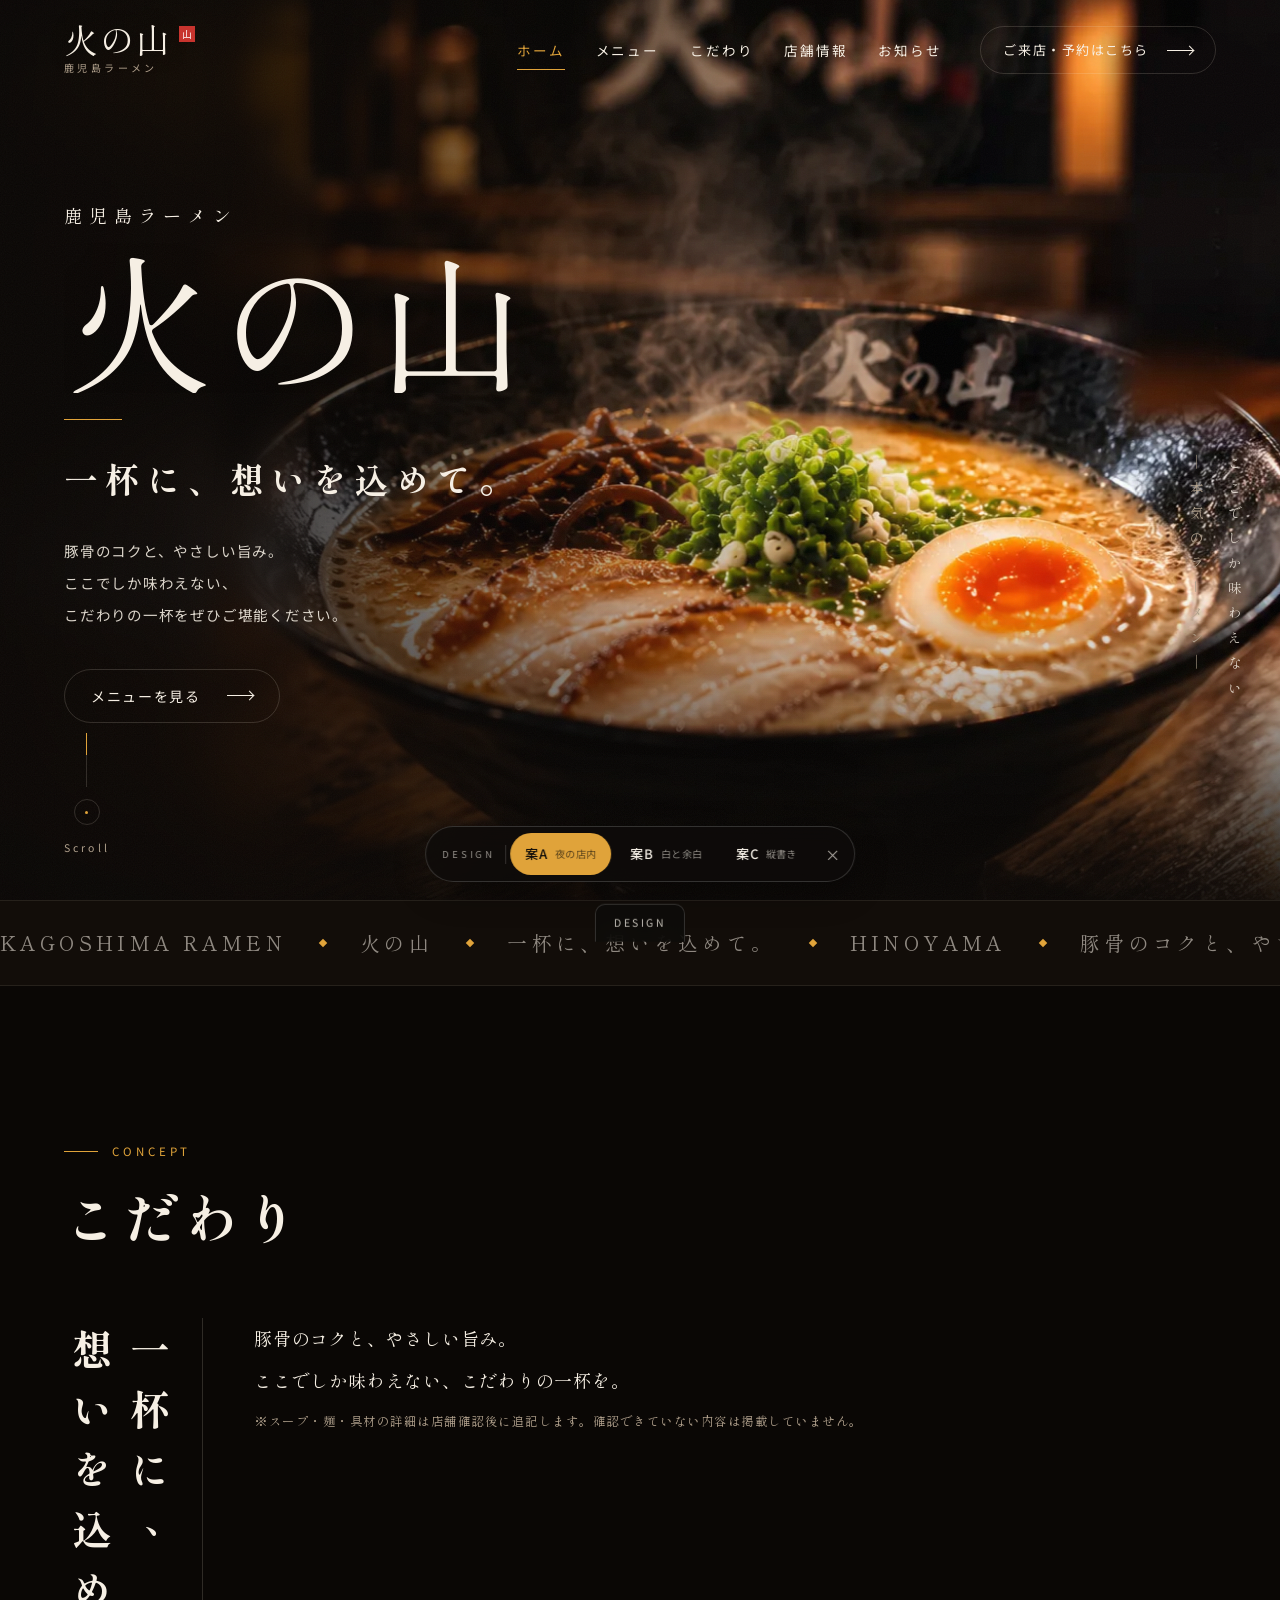
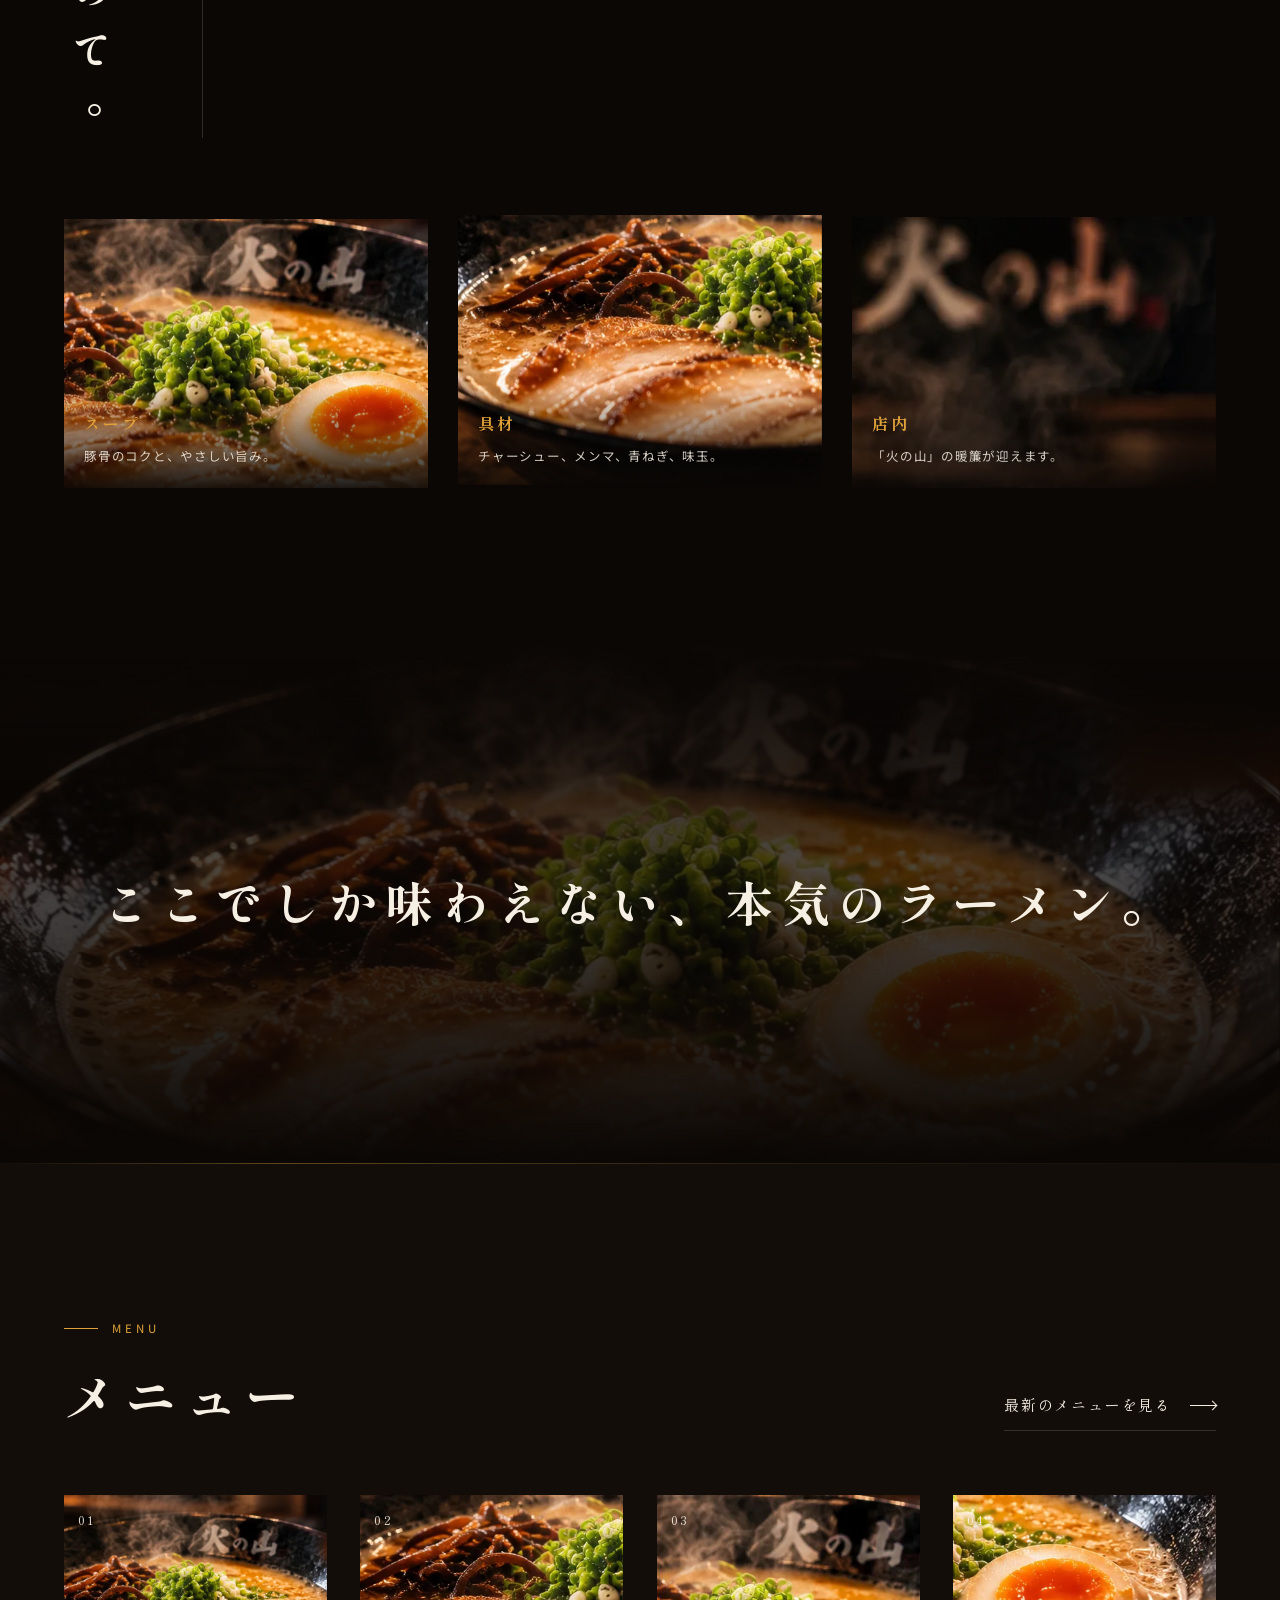
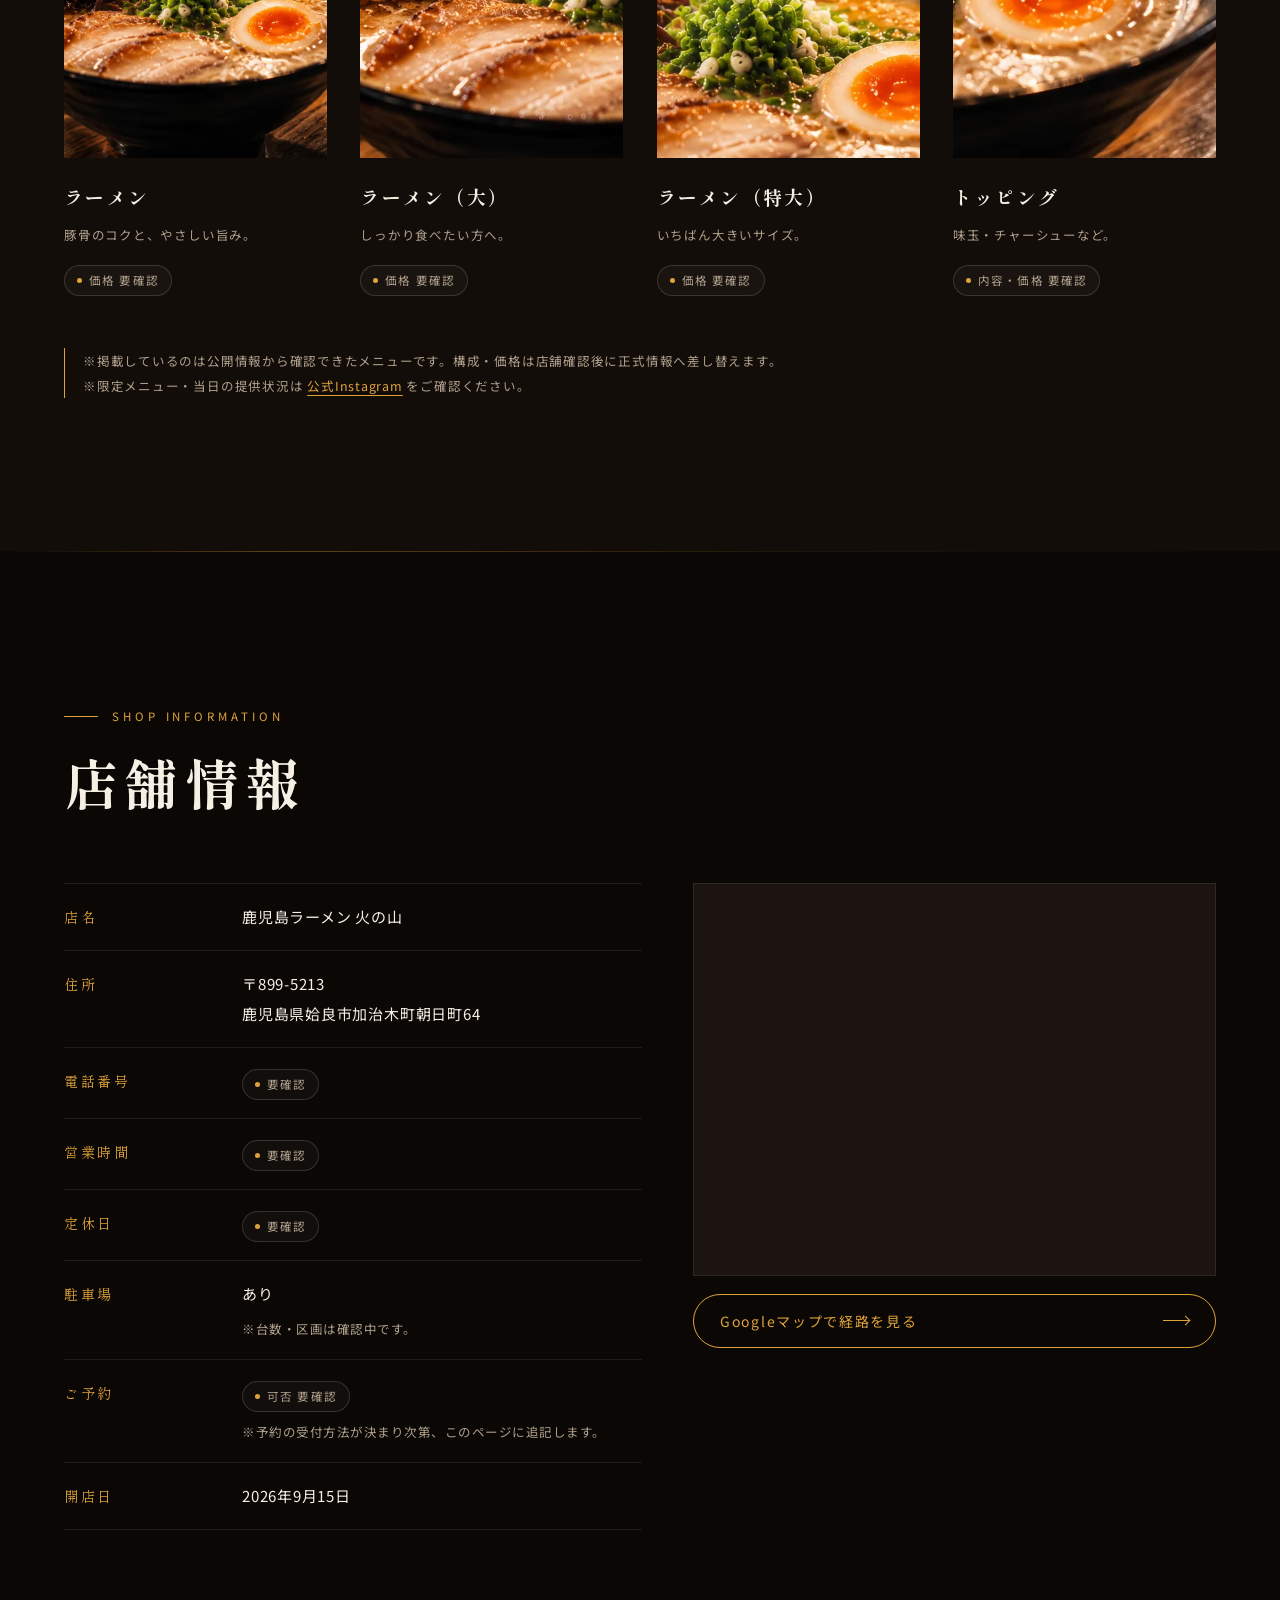
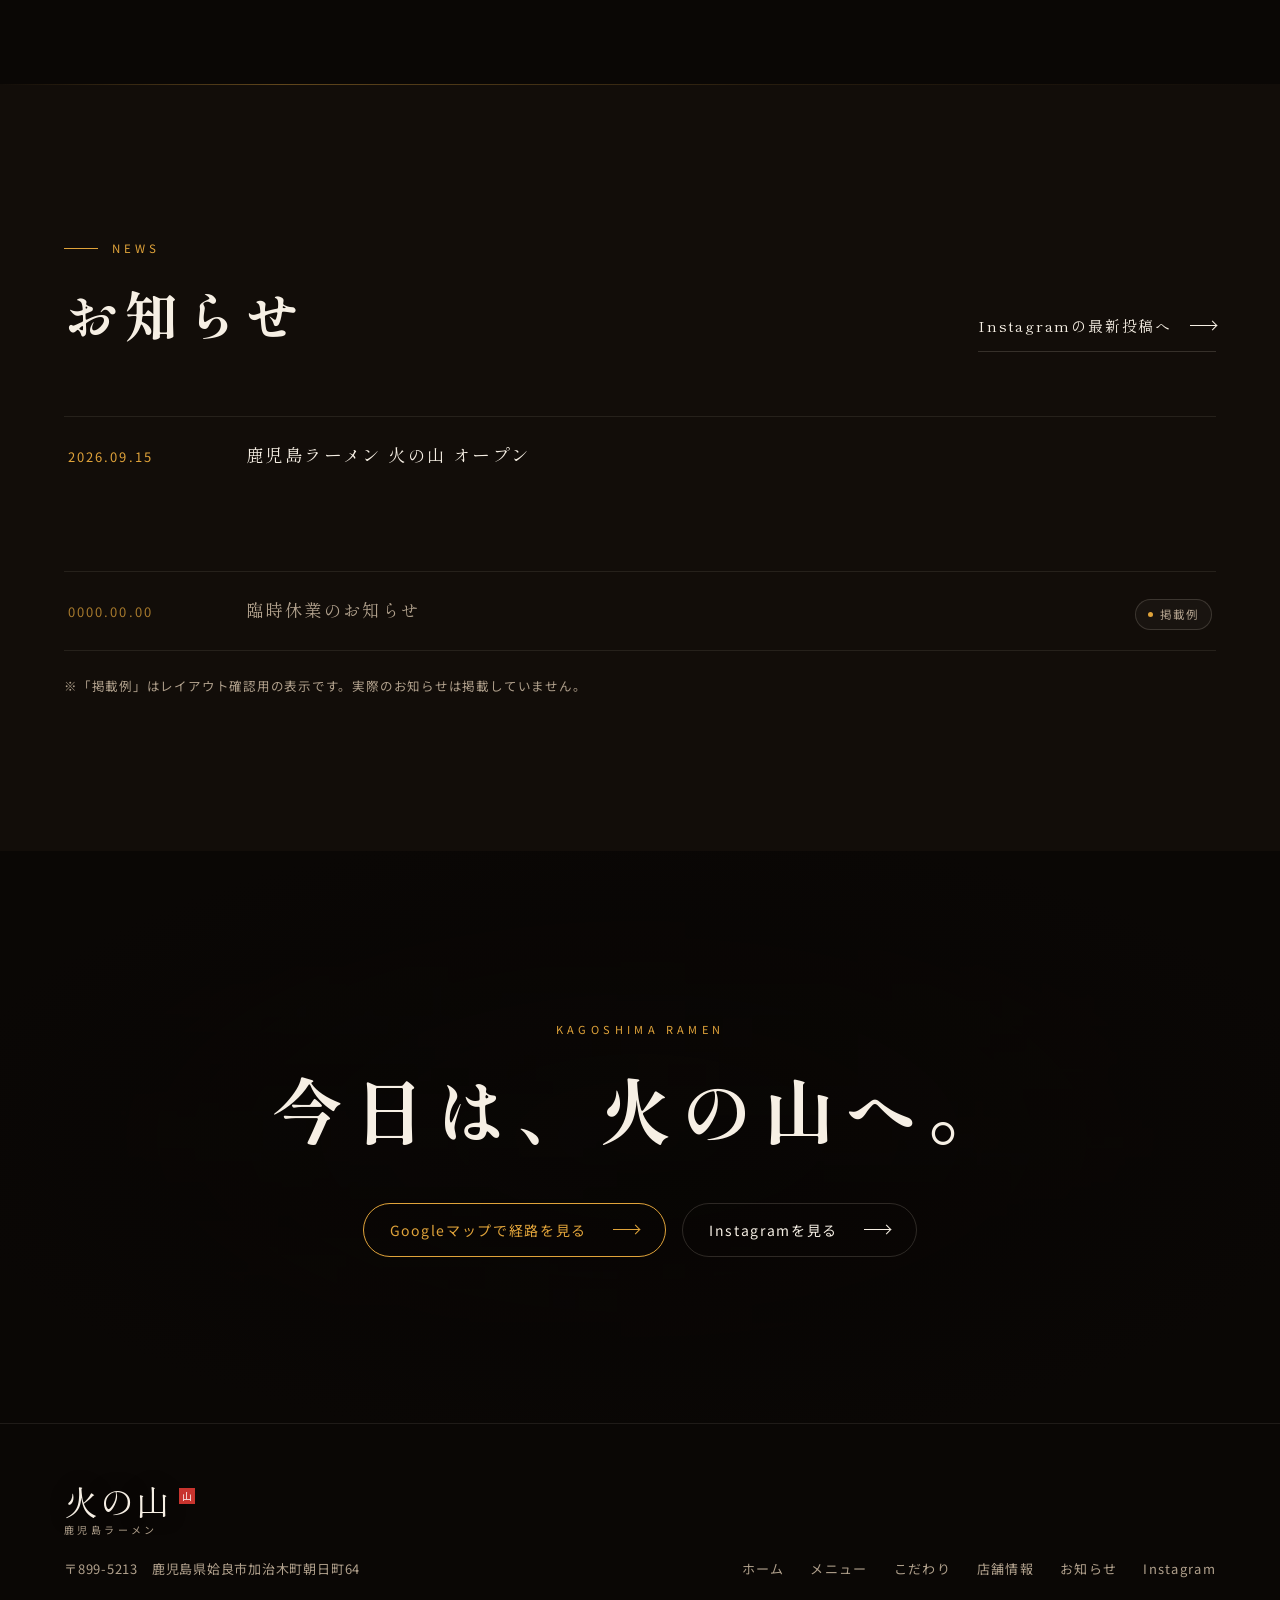
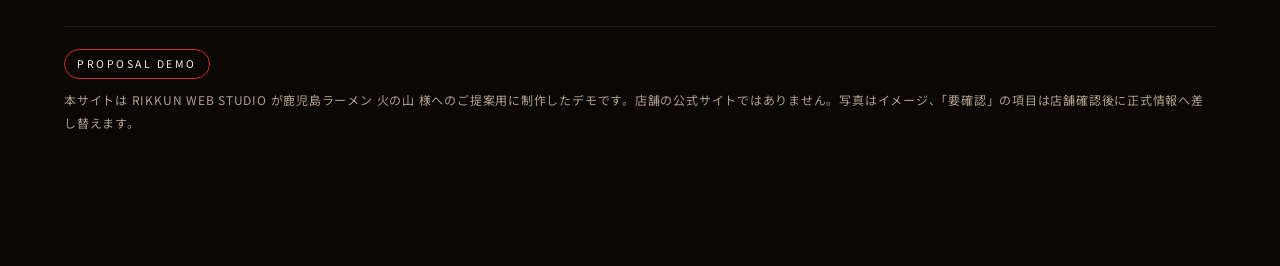
<file: index.html>
<!DOCTYPE html>
<html lang="ja">
<head>
<meta charset="utf-8">
<meta name="viewport" content="width=device-width, initial-scale=1">

<!-- ==========================================================================
     鹿児島ラーメン 火の山 ｜ 提案用デモサイト
     制作：RIKKUN WEB STUDIO
     いただいたキービジュアル（墨黒＋琥珀の灯り／筆文字／湯気／縦書き）を
     そのままWebへ展開した構成。※公式サイトではありません。
     ========================================================================== -->

<title>鹿児島ラーメン 火の山｜姶良市加治木町</title>
<meta name="description" content="姶良市加治木町の鹿児島ラーメン 火の山。豚骨のコクと、やさしい旨み。ここでしか味わえない一杯を。メニュー・店舗情報・アクセスをご案内します。">
<meta name="robots" content="noindex, nofollow">
<meta name="theme-color" content="#0a0705">
<meta property="og:type" content="website">
<meta property="og:title" content="鹿児島ラーメン 火の山｜姶良市加治木町">
<meta property="og:description" content="豚骨のコクと、やさしい旨み。ここでしか味わえない一杯を。">
<meta property="og:image" content="assets/img/og.webp">
<meta property="og:locale" content="ja_JP">
<meta name="twitter:card" content="summary_large_image">

<script>document.documentElement.classList.add('js');</script>

<link rel="icon" href="assets/img/favicon.svg" type="image/svg+xml">
<link rel="preconnect" href="https://fonts.googleapis.com">
<link rel="preconnect" href="https://fonts.gstatic.com" crossorigin>
<link rel="preload" as="image" href="assets/img/kv-main.webp" fetchpriority="high">
<link rel="stylesheet" href="https://fonts.googleapis.com/css2?family=Noto+Sans+JP:wght@400;500;700&family=Shippori+Mincho+B1:wght@600;700;800&family=Yuji+Syuku&display=swap">
<link rel="stylesheet" href="assets/css/switcher.css">
<link rel="stylesheet" href="assets/css/style.css">

<script type="application/ld+json">
{
  "@context": "https://schema.org",
  "@type": "Restaurant",
  "name": "鹿児島ラーメン 火の山",
  "servesCuisine": "鹿児島ラーメン",
  "address": {
    "@type": "PostalAddress",
    "postalCode": "899-5213",
    "addressRegion": "鹿児島県",
    "addressLocality": "姶良市",
    "streetAddress": "加治木町朝日町64",
    "addressCountry": "JP"
  },
  "sameAs": ["https://www.instagram.com/kagoshima.ramen.hinoyama/"]
}
</script>
</head>

<body>
<a class="skip-link" href="#main">本文へスキップ</a>

<!-- ===== ローディング（暖簾が開く） ============================= -->
<div class="loader" data-loader aria-hidden="true">
  <div class="loader__panel loader__panel--l"></div>
  <div class="loader__panel loader__panel--r"></div>
  <div class="loader__mark">
    <span class="loader__name">火の山</span>
    <span class="loader__line"></span>
    <span class="loader__sub">KAGOSHIMA RAMEN</span>
  </div>
</div>

<!-- ===== スクロール進捗 ========================================= -->
<div class="progress" data-progress aria-hidden="true"><span></span></div>

<!-- ===== カーソルの灯り（デスクトップのみ） ====================== -->
<div class="cursor-glow" data-cursor aria-hidden="true"></div>

<!-- ===== HEADER ================================================= -->
<header class="site-head" data-head>
  <a class="brand" href="#top" aria-label="鹿児島ラーメン 火の山 トップへ">
    <span class="brand__box">
      <span class="brand__name">火の山</span>
      <span class="brand__seal" aria-hidden="true">山</span>
    </span>
    <span class="brand__sub">鹿児島ラーメン</span>
  </a>

  <nav class="nav" aria-label="サイト内メニュー">
    <a href="#top" class="is-current">ホーム</a>
    <a href="#menu">メニュー</a>
    <a href="#concept">こだわり</a>
    <a href="#shop">店舗情報</a>
    <a href="#news">お知らせ</a>
  </nav>

  <a class="pill pill--head" href="#shop">
    <span>ご来店・予約はこちら</span>
    <i class="arrow" aria-hidden="true"></i>
  </a>

  <button class="burger" type="button" data-burger aria-expanded="false" aria-controls="drawer" aria-label="メニューを開く">
    <span></span><span></span>
  </button>
</header>

<!-- ===== モバイル用ドロワー ===================================== -->
<div class="drawer" id="drawer" data-drawer hidden>
  <nav class="drawer__nav" aria-label="サイト内メニュー（モバイル）">
    <a href="#top"><b>01</b>ホーム</a>
    <a href="#menu"><b>02</b>メニュー</a>
    <a href="#concept"><b>03</b>こだわり</a>
    <a href="#shop"><b>04</b>店舗情報</a>
    <a href="#news"><b>05</b>お知らせ</a>
  </nav>
  <a class="pill pill--solid" href="#shop"><span>ご来店・予約はこちら</span><i class="arrow" aria-hidden="true"></i></a>
</div>

<main id="main">

<!-- ===== 01 HERO ================================================ -->
<section class="hero" id="top">
  <div class="hero__glow" aria-hidden="true"></div>

  <div class="hero__photo" data-tilt>
    <img src="assets/img/kv-main.webp" width="1666" height="929" alt="火の山のラーメン。湯気の立つ豚骨スープに、チャーシュー・メンマ・青ねぎ・味玉をのせた一杯。" fetchpriority="high">
  </div>

  <div class="hero__steam" aria-hidden="true"><i></i><i></i><i></i><i></i></div>

  <div class="hero__inner">
    <p class="hero__kicker" data-in="1">鹿児島ラーメン</p>
    <h1 class="hero__name" data-split data-in="2">火の山</h1>
    <p class="hero__tagline" data-in="3">一杯に、想いを込めて。</p>
    <p class="hero__copy" data-in="4">
      豚骨のコクと、やさしい旨み。<br>
      ここでしか味わえない、<br>
      こだわりの一杯をぜひご堪能ください。
    </p>
    <p class="hero__cta" data-in="5">
      <a class="pill" href="#menu"><span>メニューを見る</span><i class="arrow" aria-hidden="true"></i></a>
    </p>
  </div>

  <div class="hero__vertical" data-in="4" aria-hidden="true">
    <p class="v-text" data-vertical>ここでしか味わえない</p>
    <p class="v-text v-text--mute" data-vertical>―本気のラーメン―</p>
  </div>

  <a class="hero__scroll" href="#concept" data-in="5">
    <span class="hero__scroll-line" aria-hidden="true"></span>
    <span class="hero__scroll-dot" aria-hidden="true"><i></i></span>
    <span class="hero__scroll-label">Scroll</span>
  </a>
</section>

<!-- ===== 流れる帯 =============================================== -->
<div class="marquee" aria-hidden="true">
  <div class="marquee__track" data-marquee>
    <span>KAGOSHIMA RAMEN<i></i>火の山<i></i>一杯に、想いを込めて。<i></i>HINOYAMA<i></i>豚骨のコクと、やさしい旨み。<i></i></span>
    <span>KAGOSHIMA RAMEN<i></i>火の山<i></i>一杯に、想いを込めて。<i></i>HINOYAMA<i></i>豚骨のコクと、やさしい旨み。<i></i></span>
  </div>
</div>

<!-- ===== 02 CONCEPT ============================================= -->
<section class="concept" id="concept" aria-labelledby="concept-h">
  <div class="wrap">
    <div class="sec-head">
      <p class="sec-label" data-reveal><i aria-hidden="true"></i>Concept</p>
      <h2 class="sec-title" id="concept-h" data-split data-reveal>こだわり</h2>
    </div>

    <div class="concept__lead">
      <div class="concept__vertical" data-reveal>
          <span class="sr-only">一杯に、想いを込めて。</span>
          <p class="v-text" data-vertical aria-hidden="true">一杯に、</p>
          <p class="v-text" data-vertical aria-hidden="true">想いを込めて。</p>
        </div>
      <div class="concept__text">
        <p data-reveal>豚骨のコクと、やさしい旨み。<br>ここでしか味わえない、こだわりの一杯を。</p>
        <p class="note" data-reveal data-delay="1">※スープ・麺・具材の詳細は店舗確認後に追記します。確認できていない内容は掲載していません。</p>
      </div>
    </div>

    <div class="concept__grid">
      <figure class="frame" data-reveal>
        <span class="frame__curtain" aria-hidden="true"></span>
        <img src="assets/img/d-broth.webp" width="570" height="370" loading="lazy" decoding="async" alt="豚骨スープの表面。細かな油が浮き、湯気が立っている。" data-parallax="-14">
        <figcaption><b>スープ</b>豚骨のコクと、やさしい旨み。</figcaption>
      </figure>
      <figure class="frame" data-reveal data-delay="1">
        <span class="frame__curtain" aria-hidden="true"></span>
        <img src="assets/img/d-chashu.webp" width="520" height="380" loading="lazy" decoding="async" alt="チャーシューとメンマ、青ねぎがのった一杯の具材。" data-parallax="10">
        <figcaption><b>具材</b>チャーシュー、メンマ、青ねぎ、味玉。</figcaption>
      </figure>
      <figure class="frame" data-reveal data-delay="2">
        <span class="frame__curtain" aria-hidden="true"></span>
        <img src="assets/img/noren.webp" width="640" height="330" loading="lazy" decoding="async" alt="店内に掲げられた「火の山」の暖簾。" data-parallax="-8">
        <figcaption><b>店内</b>「火の山」の暖簾が迎えます。</figcaption>
      </figure>
    </div>
  </div>
</section>

<!-- ===== 全幅の帯（パララックス） =============================== -->
<section class="band" aria-label="ここでしか味わえない、本気のラーメン。">
  <div class="band__media">
    <img src="assets/img/kv-wide.webp" width="1066" height="480" loading="lazy" decoding="async" alt="" aria-hidden="true" data-parallax="-40">
  </div>
  <p class="band__copy" data-reveal data-split>ここでしか味わえない、本気のラーメン。</p>
</section>

<!-- ===== 03 MENU ================================================
     価格は公開情報で確認できていないため「要確認」表記。
     確定したら .tbc を金額に置き換えるだけで差し替えできる。
     ============================================================= -->
<section class="menu" id="menu" aria-labelledby="menu-h">
  <div class="wrap">
    <div class="sec-head sec-head--row">
      <div>
        <p class="sec-label" data-reveal><i aria-hidden="true"></i>Menu</p>
        <h2 class="sec-title" id="menu-h" data-split data-reveal>メニュー</h2>
      </div>
      <a class="text-link" href="https://www.instagram.com/kagoshima.ramen.hinoyama/" target="_blank" rel="noopener" data-reveal>
        <span>最新のメニューを見る</span><i class="arrow" aria-hidden="true"></i>
      </a>
    </div>

    <div class="menu__grid">
      <article class="dish" data-reveal>
        <div class="dish__media">
          <span class="frame__curtain" aria-hidden="true"></span>
          <img src="assets/img/dish-main.webp" width="850" height="649" loading="lazy" decoding="async" alt="ラーメン">
        </div>
        <p class="dish__no" aria-hidden="true">01</p>
        <h3 class="dish__name">ラーメン</h3>
        <p class="dish__desc">豚骨のコクと、やさしい旨み。</p>
        <p class="dish__price"><span class="tbc">価格 要確認</span></p>
      </article>

      <article class="dish" data-reveal data-delay="1">
        <div class="dish__media">
          <span class="frame__curtain" aria-hidden="true"></span>
          <img src="assets/img/d-chashu.webp" width="520" height="380" loading="lazy" decoding="async" alt="ラーメン（大）">
        </div>
        <p class="dish__no" aria-hidden="true">02</p>
        <h3 class="dish__name">ラーメン（大）</h3>
        <p class="dish__desc">しっかり食べたい方へ。</p>
        <p class="dish__price"><span class="tbc">価格 要確認</span></p>
      </article>

      <article class="dish" data-reveal data-delay="2">
        <div class="dish__media">
          <span class="frame__curtain" aria-hidden="true"></span>
          <img src="assets/img/d-broth.webp" width="570" height="370" loading="lazy" decoding="async" alt="ラーメン（特大）">
        </div>
        <p class="dish__no" aria-hidden="true">03</p>
        <h3 class="dish__name">ラーメン（特大）</h3>
        <p class="dish__desc">いちばん大きいサイズ。</p>
        <p class="dish__price"><span class="tbc">価格 要確認</span></p>
      </article>

      <article class="dish" data-reveal data-delay="3">
        <div class="dish__media">
          <span class="frame__curtain" aria-hidden="true"></span>
          <img src="assets/img/d-egg.webp" width="400" height="350" loading="lazy" decoding="async" alt="トッピング">
        </div>
        <p class="dish__no" aria-hidden="true">04</p>
        <h3 class="dish__name">トッピング</h3>
        <p class="dish__desc">味玉・チャーシューなど。</p>
        <p class="dish__price"><span class="tbc">内容・価格 要確認</span></p>
      </article>
    </div>

    <p class="menu__note" data-reveal>
      ※掲載しているのは公開情報から確認できたメニューです。構成・価格は店舗確認後に正式情報へ差し替えます。<br>
      ※限定メニュー・当日の提供状況は <a href="https://www.instagram.com/kagoshima.ramen.hinoyama/" target="_blank" rel="noopener">公式Instagram</a> をご確認ください。
    </p>
  </div>
</section>

<!-- ===== 04 SHOP INFORMATION ==================================== -->
<section class="shop" id="shop" aria-labelledby="shop-h">
  <div class="wrap">
    <div class="sec-head">
      <p class="sec-label" data-reveal><i aria-hidden="true"></i>Shop Information</p>
      <h2 class="sec-title" id="shop-h" data-split data-reveal>店舗情報</h2>
    </div>

    <div class="shop__split">
      <dl class="shop__table" data-reveal>
        <div><dt>店名</dt><dd>鹿児島ラーメン 火の山</dd></div>
        <div><dt>住所</dt><dd>〒899-5213<br>鹿児島県姶良市加治木町朝日町64</dd></div>
        <div><dt>電話番号</dt><dd><span class="tbc">要確認</span></dd></div>
        <div><dt>営業時間</dt><dd><span class="tbc">要確認</span></dd></div>
        <div><dt>定休日</dt><dd><span class="tbc">要確認</span></dd></div>
        <div><dt>駐車場</dt><dd>あり<span class="sub">※台数・区画は確認中です。</span></dd></div>
        <div><dt>ご予約</dt><dd><span class="tbc">可否 要確認</span><span class="sub">※予約の受付方法が決まり次第、このページに追記します。</span></dd></div>
        <div><dt>開店日</dt><dd>2026年9月15日</dd></div>
      </dl>

      <div class="shop__side" data-reveal data-delay="1">
        <div class="map">
          <iframe
            title="鹿児島ラーメン 火の山 周辺地図（Googleマップ）"
            src="https://www.google.com/maps?q=%E9%B9%BF%E5%85%90%E5%B3%B6%E3%83%A9%E3%83%BC%E3%83%A1%E3%83%B3%20%E7%81%AB%E3%81%AE%E5%B1%B1%20%E9%B9%BF%E5%85%90%E5%B3%B6%E7%9C%8C%E5%A7%B6%E8%89%AF%E5%B8%82%E5%8A%A0%E6%B2%BB%E6%9C%A8%E7%94%BA%E6%9C%9D%E6%97%A5%E7%94%BA64&amp;hl=ja&amp;z=17&amp;output=embed"
            loading="lazy" decoding="async" referrerpolicy="no-referrer-when-downgrade"></iframe>
        </div>
        <a class="pill pill--solid pill--wide" href="https://www.google.com/maps/dir/?api=1&amp;destination=%E9%B9%BF%E5%85%90%E5%B3%B6%E3%83%A9%E3%83%BC%E3%83%A1%E3%83%B3%20%E7%81%AB%E3%81%AE%E5%B1%B1%20%E9%B9%BF%E5%85%90%E5%B3%B6%E7%9C%8C%E5%A7%B6%E8%89%AF%E5%B8%82%E5%8A%A0%E6%B2%BB%E6%9C%A8%E7%94%BA%E6%9C%9D%E6%97%A5%E7%94%BA64" target="_blank" rel="noopener">
          <span>Googleマップで経路を見る</span><i class="arrow" aria-hidden="true"></i>
        </a>
      </div>
    </div>
  </div>
</section>

<!-- ===== 05 NEWS ================================================ -->
<section class="news" id="news" aria-labelledby="news-h">
  <div class="wrap">
    <div class="sec-head sec-head--row">
      <div>
        <p class="sec-label" data-reveal><i aria-hidden="true"></i>News</p>
        <h2 class="sec-title" id="news-h" data-split data-reveal>お知らせ</h2>
      </div>
      <a class="text-link" href="https://www.instagram.com/kagoshima.ramen.hinoyama/" target="_blank" rel="noopener" data-reveal>
        <span>Instagramの最新投稿へ</span><i class="arrow" aria-hidden="true"></i>
      </a>
    </div>

    <ol class="news__list">
      <li class="news__row" data-reveal>
        <time datetime="2026-09-15">2026.09.15</time>
        <span class="news__title">鹿児島ラーメン 火の山 オープン</span>
      </li>
      <li class="news__row is-sample" data-reveal data-delay="1">
        <time>0000.00.00</time>
        <span class="news__title">営業時間のお知らせ</span>
        <span class="tbc">掲載例</span>
      </li>
      <li class="news__row is-sample" data-reveal data-delay="2">
        <time>0000.00.00</time>
        <span class="news__title">臨時休業のお知らせ</span>
        <span class="tbc">掲載例</span>
      </li>
    </ol>
    <p class="news__note" data-reveal>※「掲載例」はレイアウト確認用の表示です。実際のお知らせは掲載していません。</p>
  </div>
</section>

<!-- ===== 06 最後の一押し ======================================== -->
<section class="closing" aria-labelledby="closing-h">
  <div class="closing__media" aria-hidden="true">
    <img src="assets/img/counter.webp" width="1066" height="189" loading="lazy" decoding="async" alt="" data-parallax="-24">
  </div>
  <div class="wrap">
    <p class="closing__label" data-reveal>Kagoshima Ramen</p>
    <h2 class="closing__copy" id="closing-h" data-split data-reveal>今日は、火の山へ。</h2>
    <p class="closing__cta" data-reveal data-delay="1">
      <a class="pill pill--solid" href="https://www.google.com/maps/dir/?api=1&amp;destination=%E9%B9%BF%E5%85%90%E5%B3%B6%E3%83%A9%E3%83%BC%E3%83%A1%E3%83%B3%20%E7%81%AB%E3%81%AE%E5%B1%B1%20%E9%B9%BF%E5%85%90%E5%B3%B6%E7%9C%8C%E5%A7%B6%E8%89%AF%E5%B8%82%E5%8A%A0%E6%B2%BB%E6%9C%A8%E7%94%BA%E6%9C%9D%E6%97%A5%E7%94%BA64" target="_blank" rel="noopener">
        <span>Googleマップで経路を見る</span><i class="arrow" aria-hidden="true"></i>
      </a>
      <a class="pill" href="https://www.instagram.com/kagoshima.ramen.hinoyama/" target="_blank" rel="noopener">
        <span>Instagramを見る</span><i class="arrow" aria-hidden="true"></i>
      </a>
    </p>
  </div>
</section>

</main>

<!-- ===== FOOTER ================================================= -->
<footer class="foot">
  <div class="wrap">
    <div class="foot__top">
      <div>
        <span class="brand">
          <span class="brand__box">
            <span class="brand__name">火の山</span>
            <span class="brand__seal" aria-hidden="true">山</span>
          </span>
          <span class="brand__sub">鹿児島ラーメン</span>
        </span>
        <p class="foot__addr">〒899-5213　鹿児島県姶良市加治木町朝日町64</p>
      </div>
      <nav class="foot__nav" aria-label="フッターメニュー">
        <a href="#top">ホーム</a>
        <a href="#menu">メニュー</a>
        <a href="#concept">こだわり</a>
        <a href="#shop">店舗情報</a>
        <a href="#news">お知らせ</a>
        <a href="https://www.instagram.com/kagoshima.ramen.hinoyama/" target="_blank" rel="noopener">Instagram</a>
      </nav>
    </div>
    <div class="foot__demo">
      <p><span class="foot__badge">PROPOSAL DEMO</span></p>
      <p>本サイトは RIKKUN WEB STUDIO が鹿児島ラーメン 火の山 様へのご提案用に制作したデモです。店舗の公式サイトではありません。写真はイメージ、「要確認」の項目は店舗確認後に正式情報へ差し替えます。</p>
    </div>
  </div>
</footer>

<button class="to-top" type="button" data-totop aria-label="ページ上部へ戻る"><i class="arrow arrow--up" aria-hidden="true"></i></button>


<!-- ===== デザイン案の切り替え（提案用デモの閲覧補助・実案件化時に削除） ===== -->
<nav class="pswitch" data-pswitch aria-label="デザイン案の切り替え">
  <span class="pswitch__label">DESIGN</span>
  <a href="index.html"><b>案A</b><small>夜の店内</small></a>
  <a href="plan-b.html"><b>案B</b><small>白と余白</small></a>
  <a href="plan-c.html"><b>案C</b><small>縦書き</small></a>
  <button class="pswitch__close" type="button" data-pswitch-close aria-label="切り替えバーを隠す">×</button>
</nav>

<script src="assets/js/main.js" defer></script>
<script src="assets/js/switcher.js" defer></script>
</body>
</html>
</file>
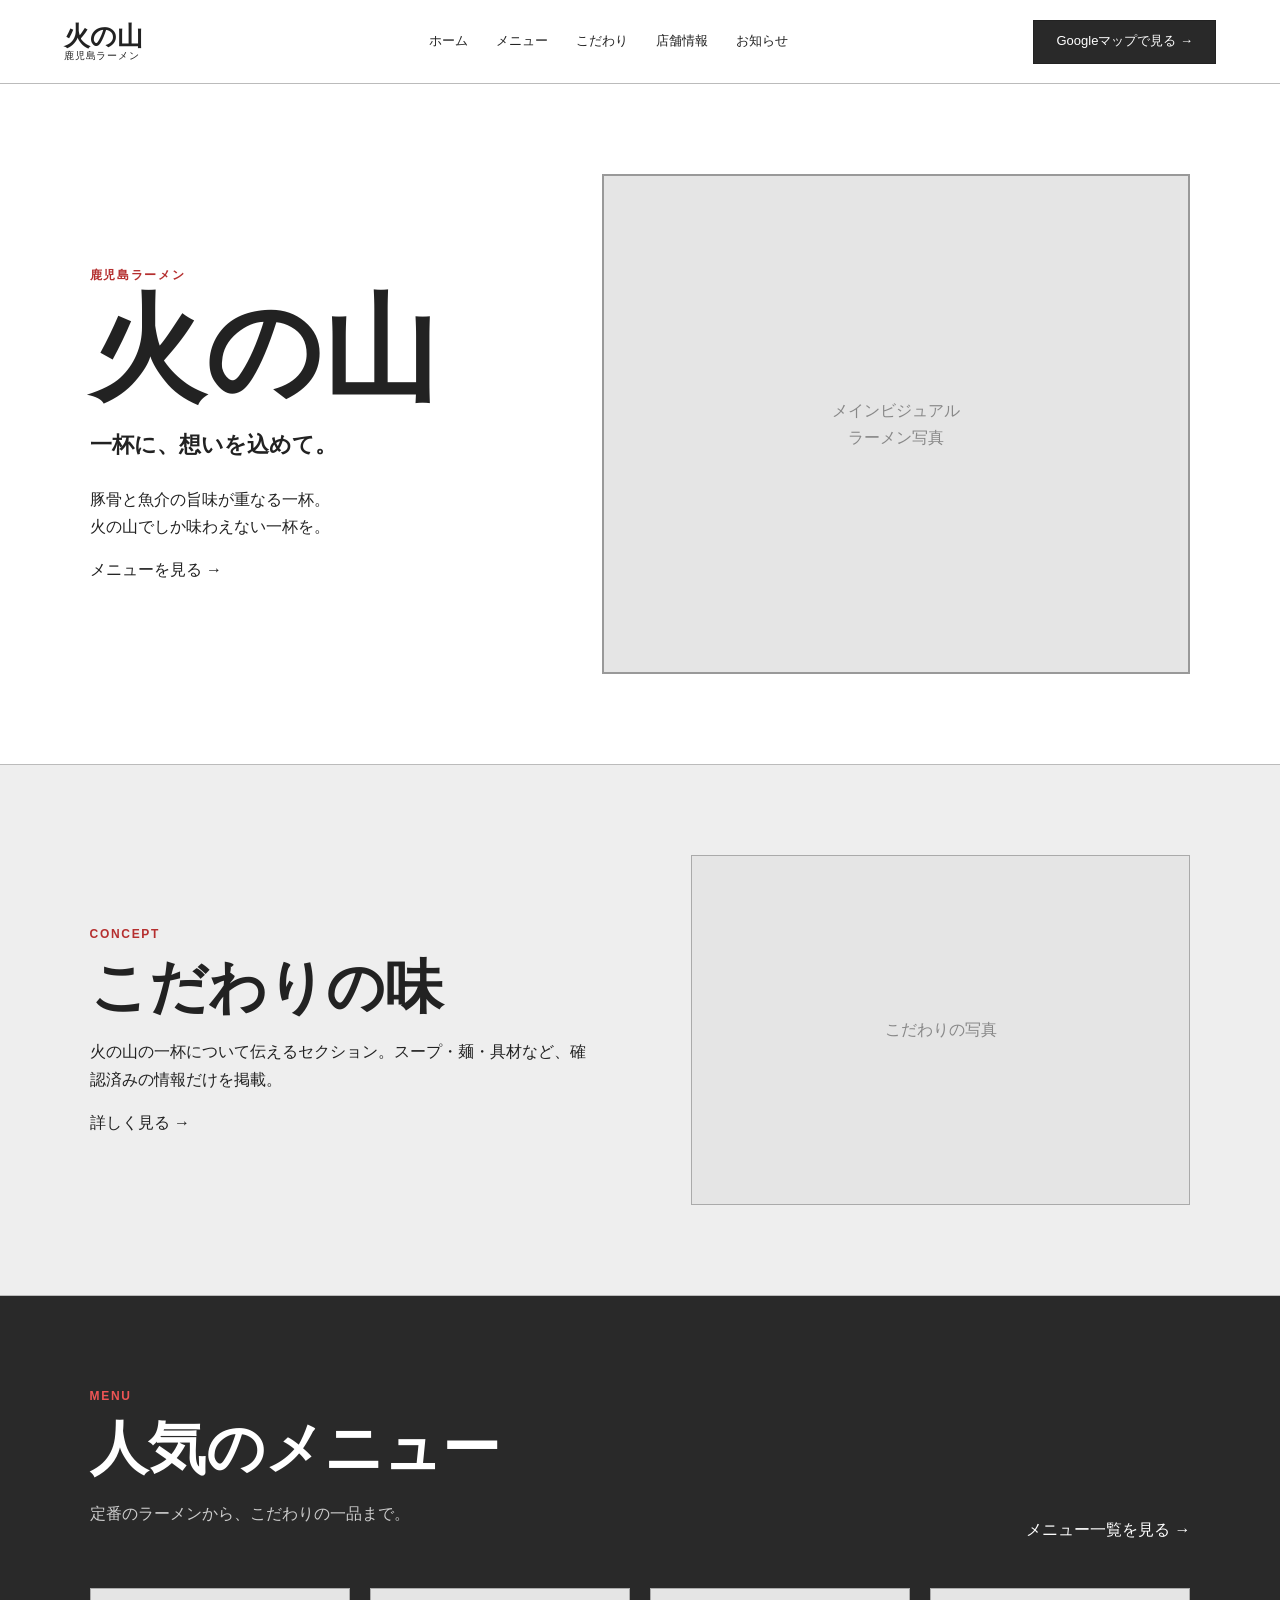
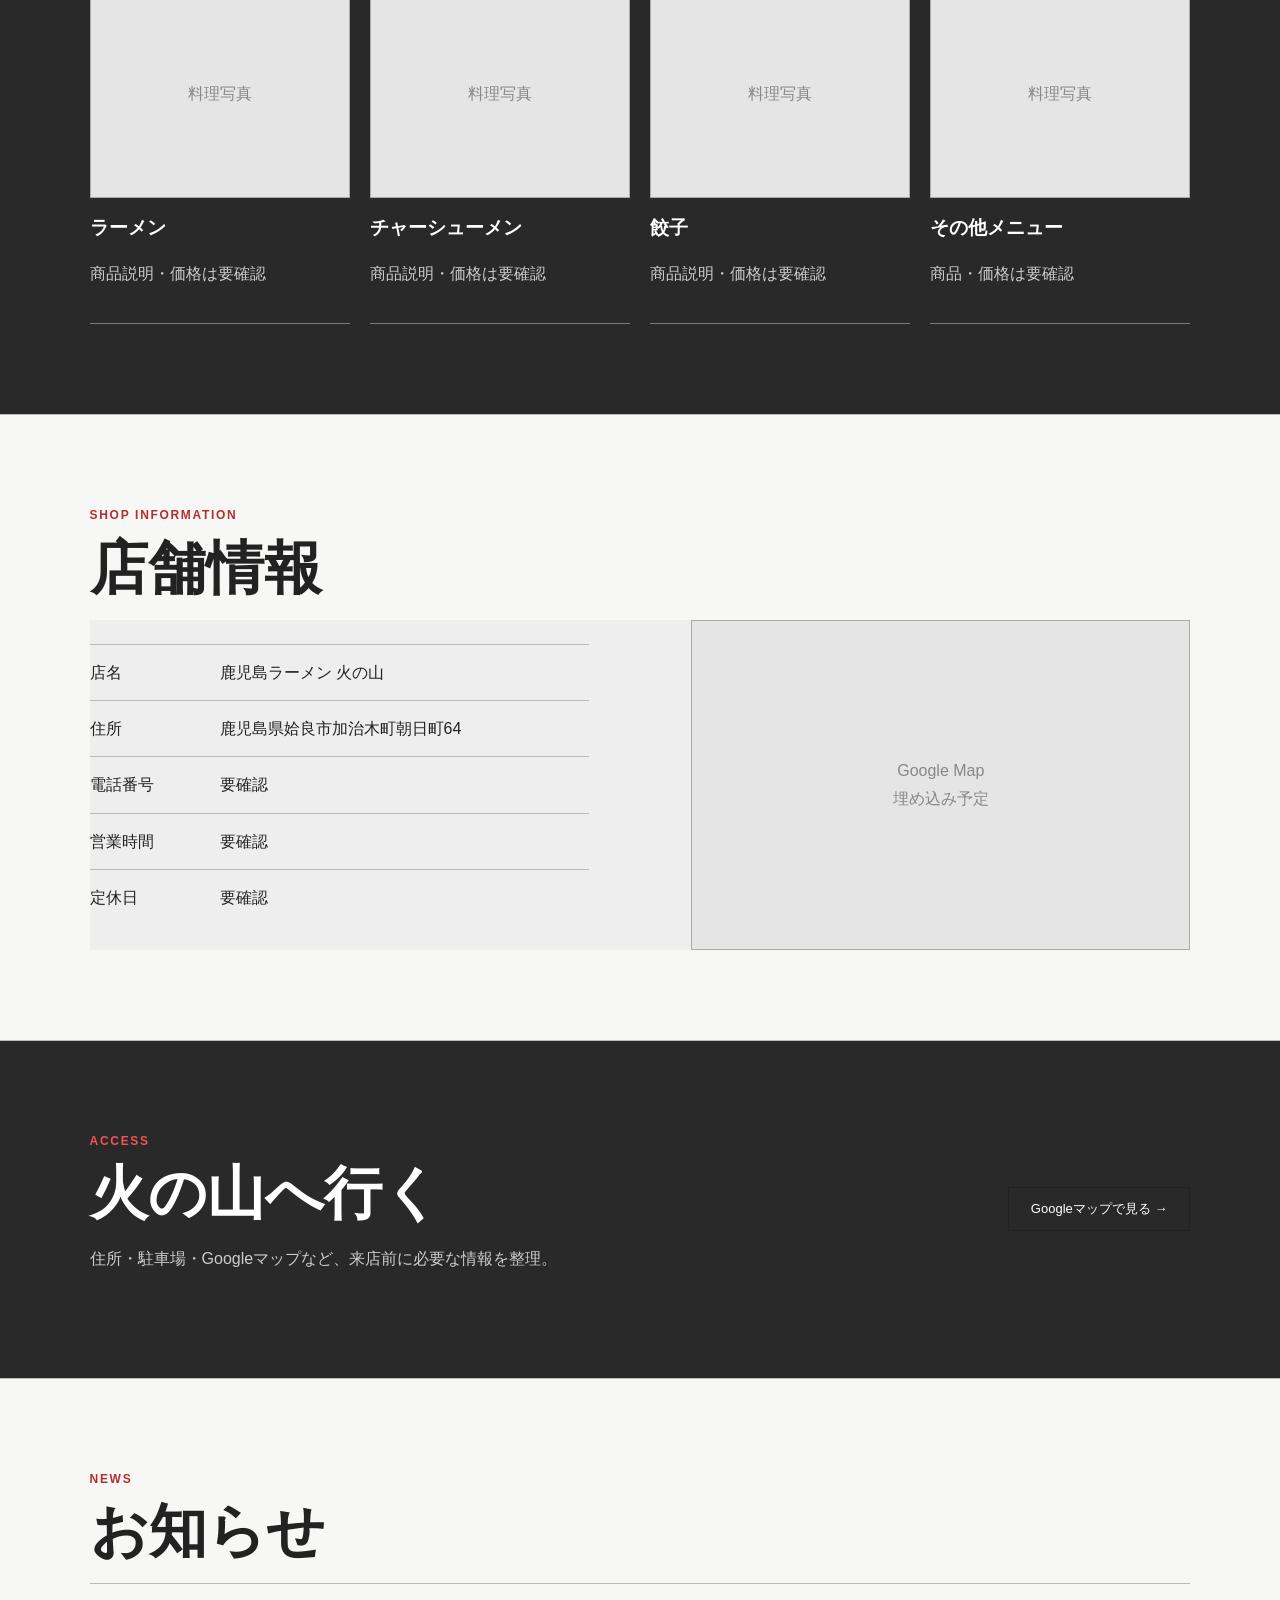
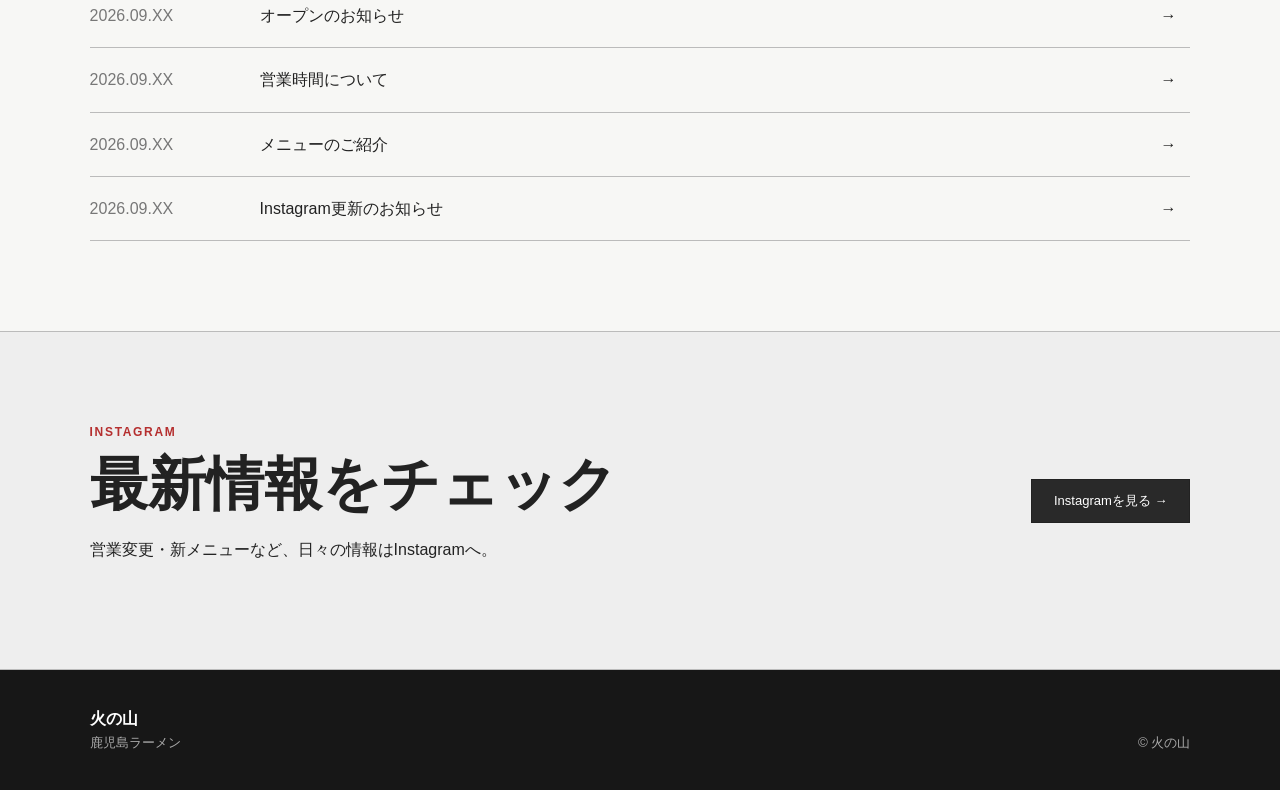
<file: docs/wireframe/index.html>
<!doctype html>
<html lang="ja">
<head>
<meta charset="utf-8">
<meta name="viewport" content="width=device-width,initial-scale=1">
<title>火の山｜提案用ワイヤーフレーム</title>
<link rel="stylesheet" href="style.css">
</head>
<body>
<header class="header">
  <a class="logo" href="#top"><b>火の山</b><small>鹿児島ラーメン</small></a>
  <nav><a href="#top">ホーム</a><a href="#menu">メニュー</a><a href="#concept">こだわり</a><a href="#shop">店舗情報</a><a href="#news">お知らせ</a></nav>
  <a class="cta dark" href="#access">Googleマップで見る →</a>
</header>

<main id="top">
<section class="hero section">
  <div>
    <p class="eyebrow">鹿児島ラーメン</p>
    <h1>火の山</h1>
    <p class="lead">一杯に、想いを込めて。</p>
    <p>豚骨と魚介の旨味が重なる一杯。<br>火の山でしか味わえない一杯を。</p>
    <a class="text-link" href="#menu">メニューを見る →</a>
  </div>
  <div class="placeholder hero-img">メインビジュアル<br>ラーメン写真</div>
</section>

<section id="concept" class="section two-col">
  <div>
    <p class="eyebrow">CONCEPT</p>
    <h2>こだわりの味</h2>
    <p>火の山の一杯について伝えるセクション。スープ・麺・具材など、確認済みの情報だけを掲載。</p>
    <a class="text-link" href="#shop">詳しく見る →</a>
  </div>
  <div class="placeholder large">こだわりの写真</div>
</section>

<section id="menu" class="section dark-bg">
  <div class="section-head"><div><p class="eyebrow">MENU</p><h2>人気のメニュー</h2><p>定番のラーメンから、こだわりの一品まで。</p></div><a class="text-link" href="#menu-list">メニュー一覧を見る →</a></div>
  <div id="menu-list" class="grid">
    <article><div class="placeholder">料理写真</div><h3>ラーメン</h3><p>商品説明・価格は要確認</p></article>
    <article><div class="placeholder">料理写真</div><h3>チャーシューメン</h3><p>商品説明・価格は要確認</p></article>
    <article><div class="placeholder">料理写真</div><h3>餃子</h3><p>商品説明・価格は要確認</p></article>
    <article><div class="placeholder">料理写真</div><h3>その他メニュー</h3><p>商品・価格は要確認</p></article>
  </div>
</section>

<section id="shop" class="section">
  <p class="eyebrow">SHOP INFORMATION</p><h2>店舗情報</h2>
  <div class="two-col shop">
    <dl>
      <div><dt>店名</dt><dd>鹿児島ラーメン 火の山</dd></div>
      <div><dt>住所</dt><dd>鹿児島県姶良市加治木町朝日町64</dd></div>
      <div><dt>電話番号</dt><dd>要確認</dd></div>
      <div><dt>営業時間</dt><dd>要確認</dd></div>
      <div><dt>定休日</dt><dd>要確認</dd></div>
    </dl>
    <div class="placeholder map">Google Map<br>埋め込み予定</div>
  </div>
</section>

<section id="access" class="section dark-bg access">
  <div><p class="eyebrow">ACCESS</p><h2>火の山へ行く</h2><p>住所・駐車場・Googleマップなど、来店前に必要な情報を整理。</p></div>
  <a class="cta" href="#">Googleマップで見る →</a>
</section>

<section id="news" class="section">
  <p class="eyebrow">NEWS</p><h2>お知らせ</h2>
  <div class="news">
    <a href="#"><time>2026.09.XX</time><span>オープンのお知らせ</span><b>→</b></a>
    <a href="#"><time>2026.09.XX</time><span>営業時間について</span><b>→</b></a>
    <a href="#"><time>2026.09.XX</time><span>メニューのご紹介</span><b>→</b></a>
    <a href="#"><time>2026.09.XX</time><span>Instagram更新のお知らせ</span><b>→</b></a>
  </div>
</section>

<section class="section instagram"><div><p class="eyebrow">INSTAGRAM</p><h2>最新情報をチェック</h2><p>営業変更・新メニューなど、日々の情報はInstagramへ。</p></div><a class="cta dark" href="#">Instagramを見る →</a></section>
</main>

<footer class="footer"><span><b>火の山</b><small>鹿児島ラーメン</small></span><small>© 火の山</small></footer>
</body>
</html>
</file>
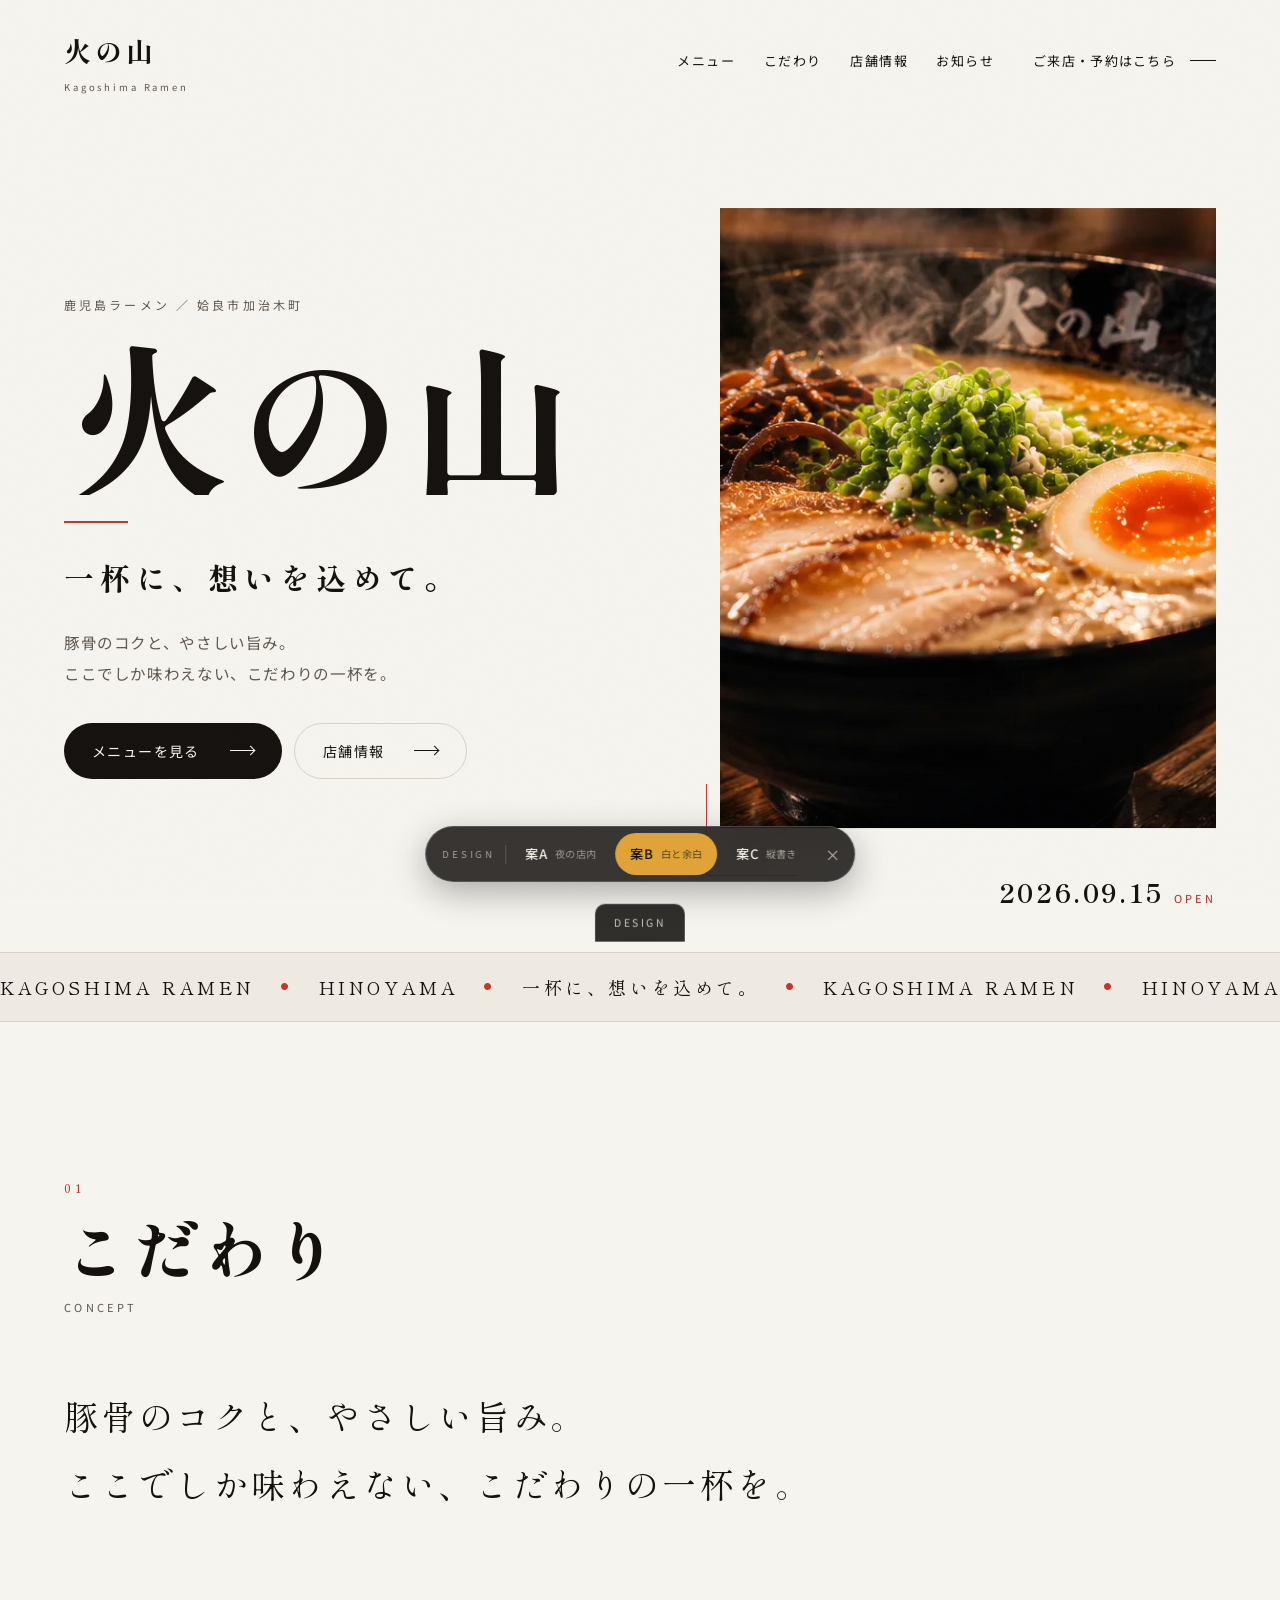
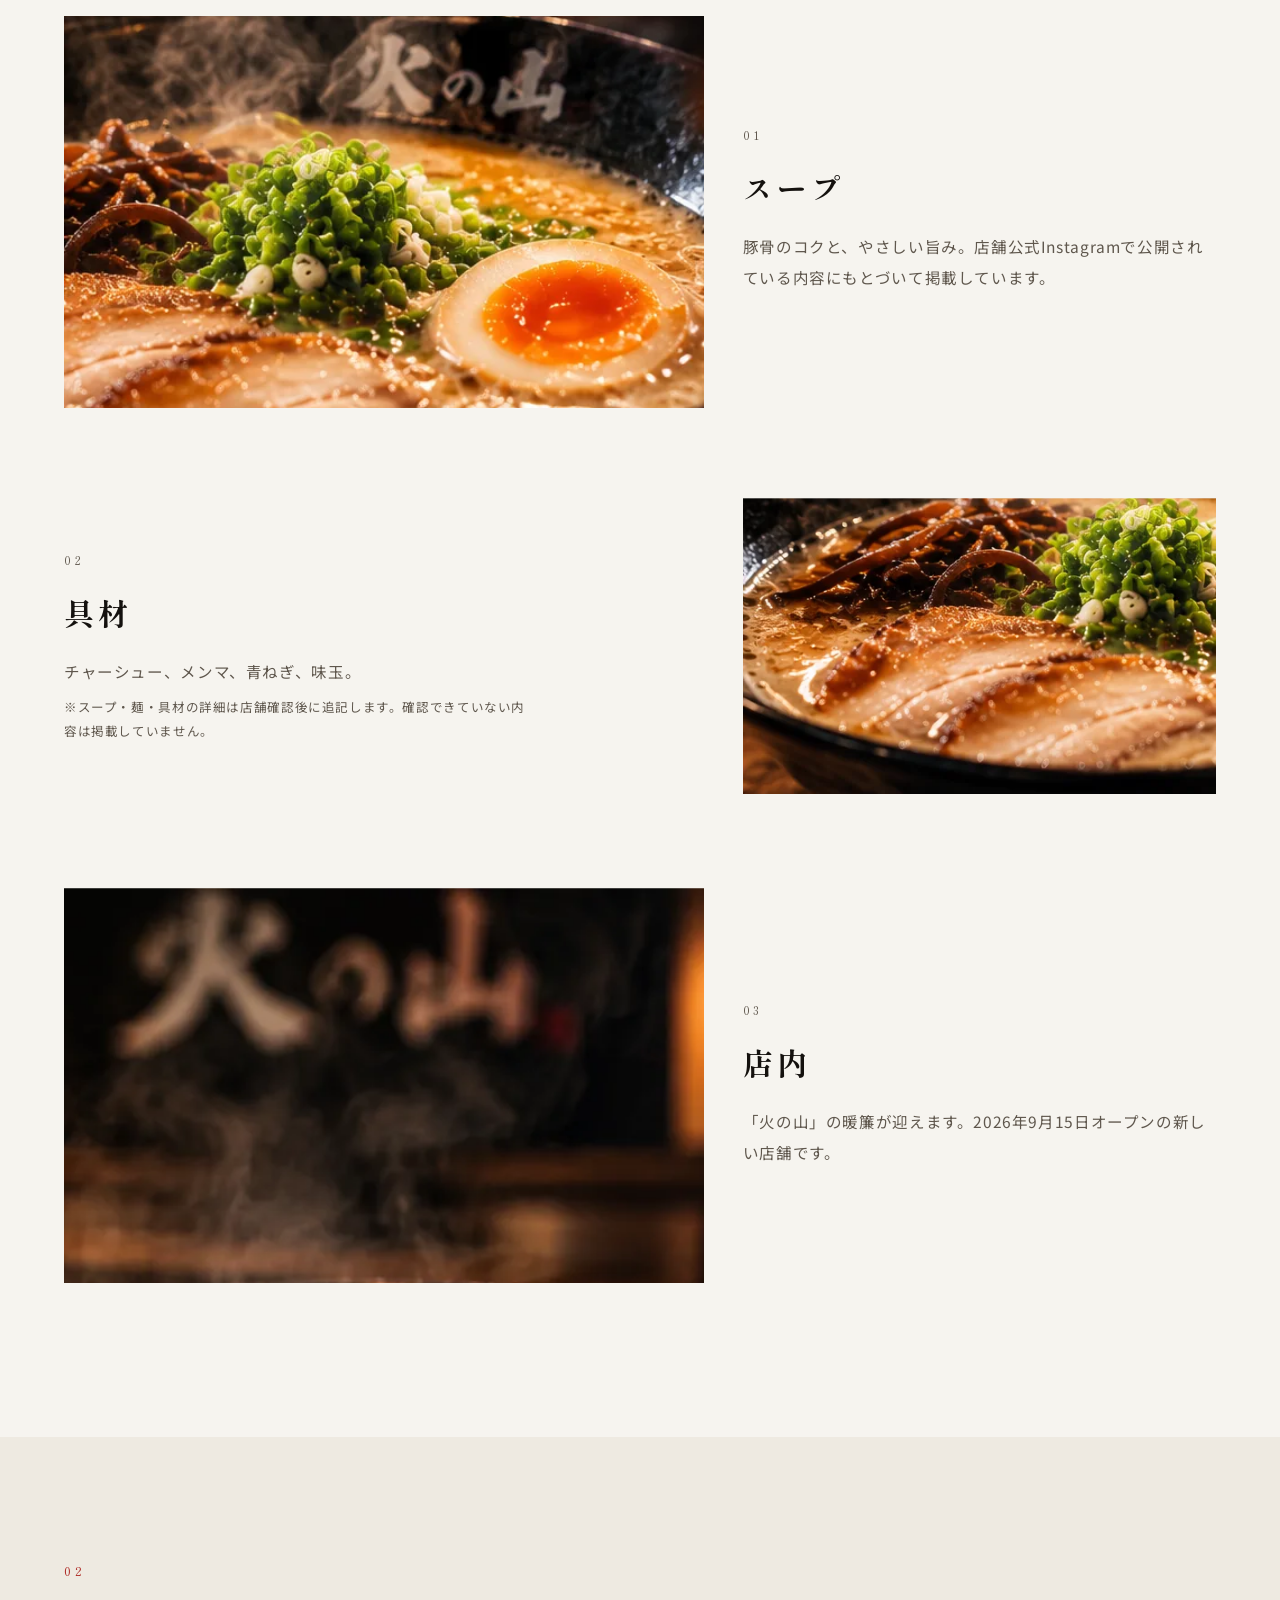
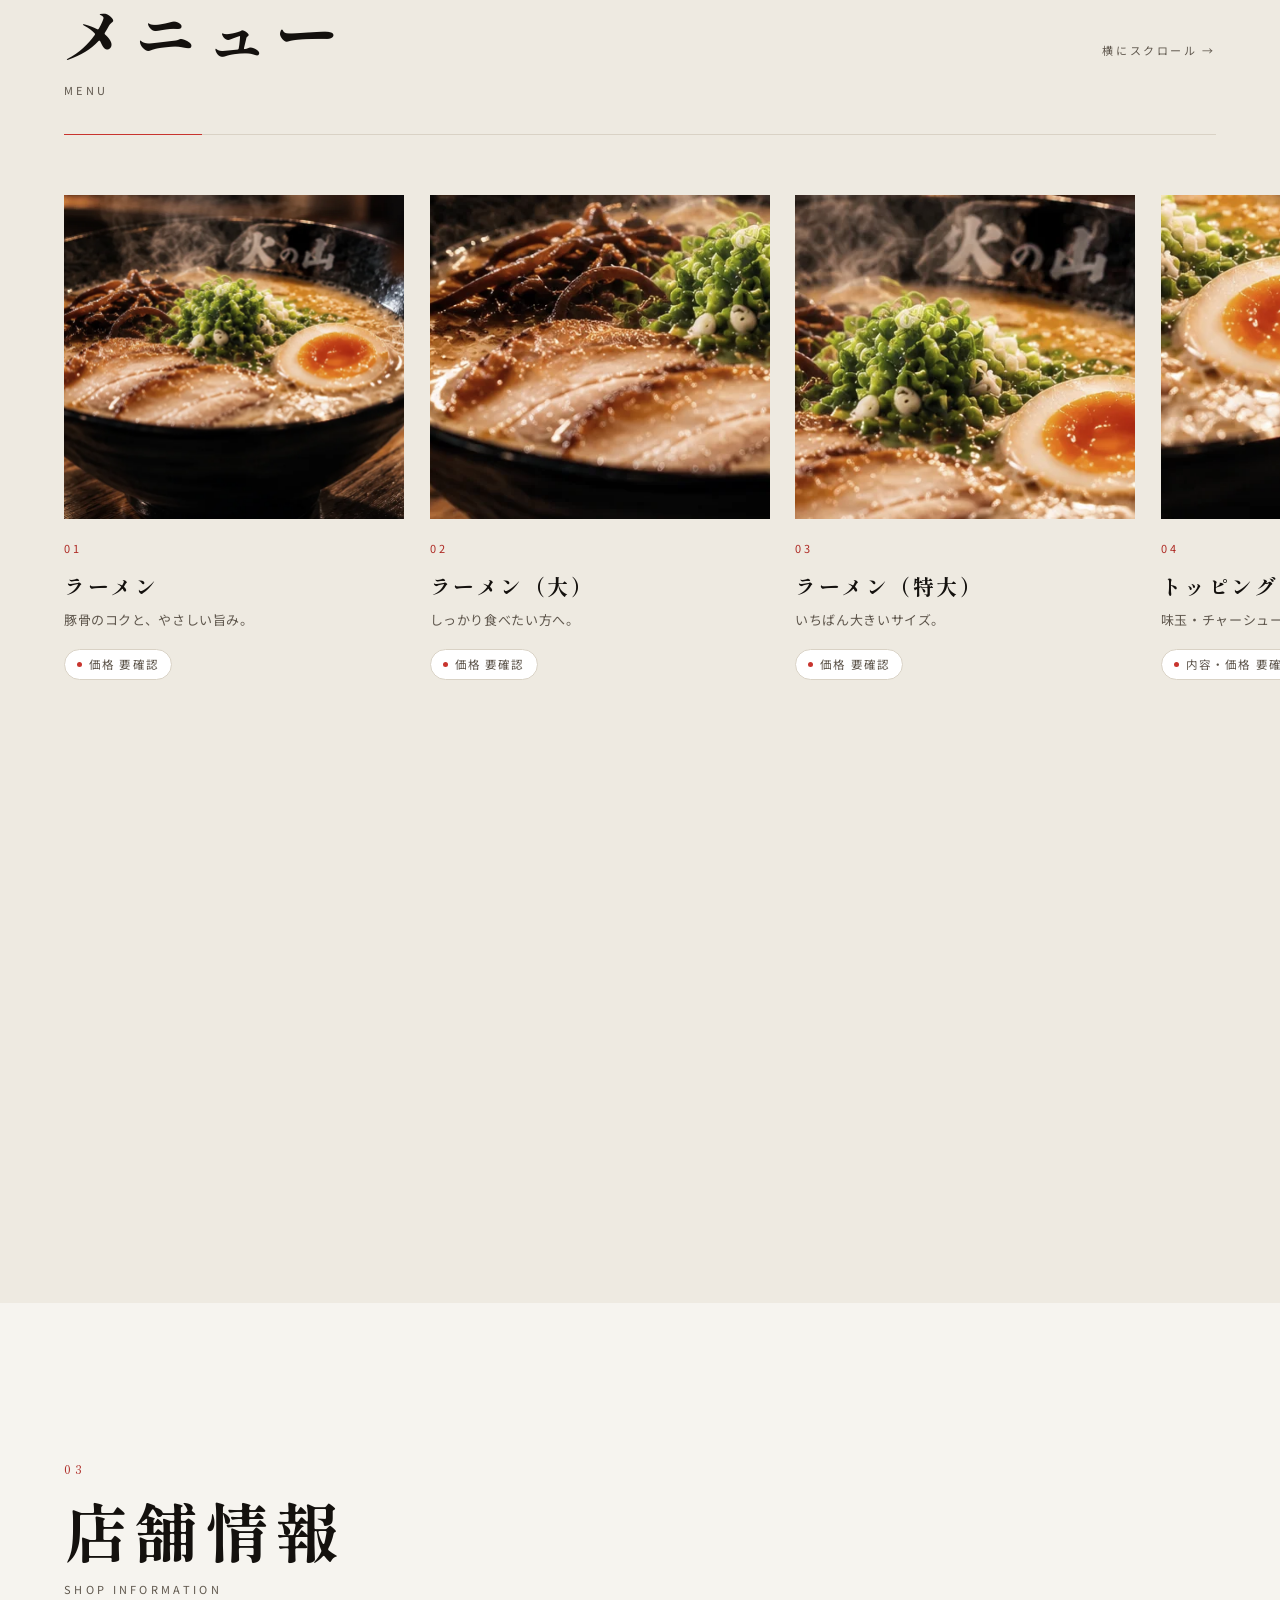
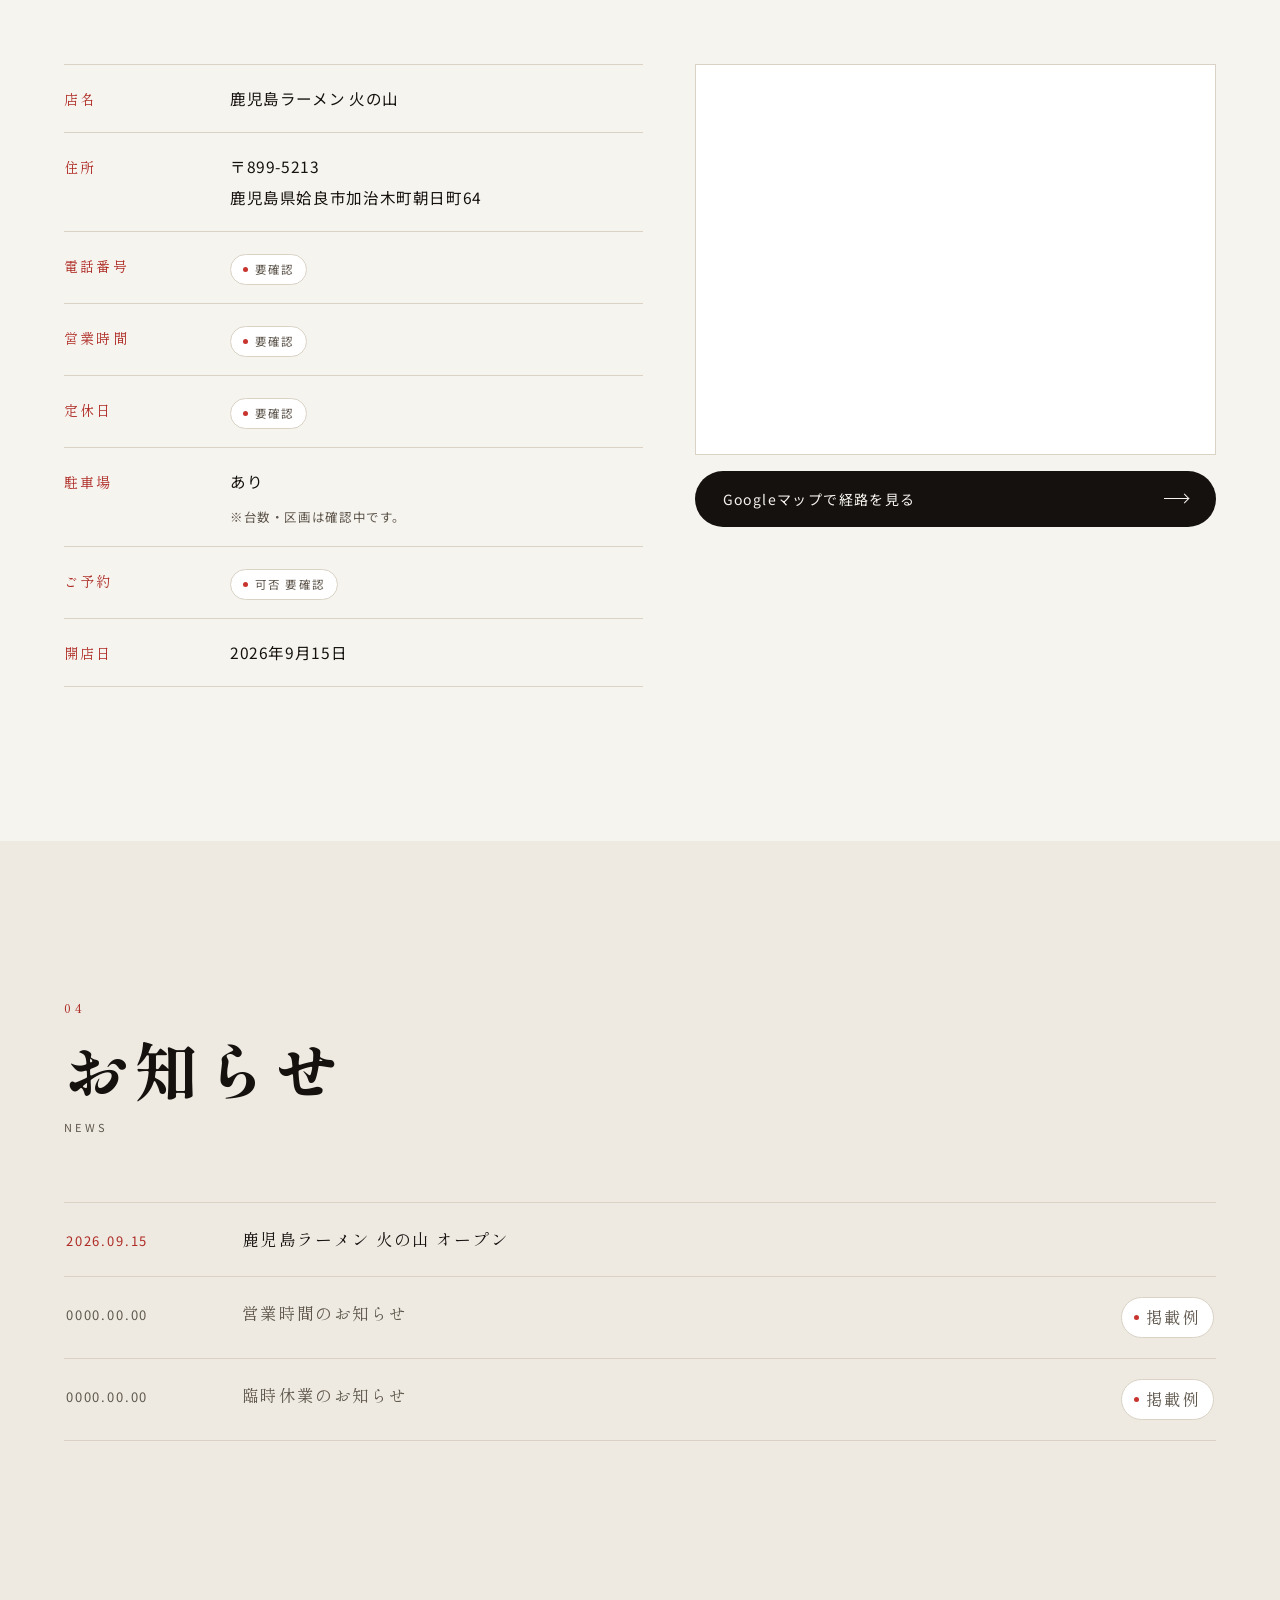
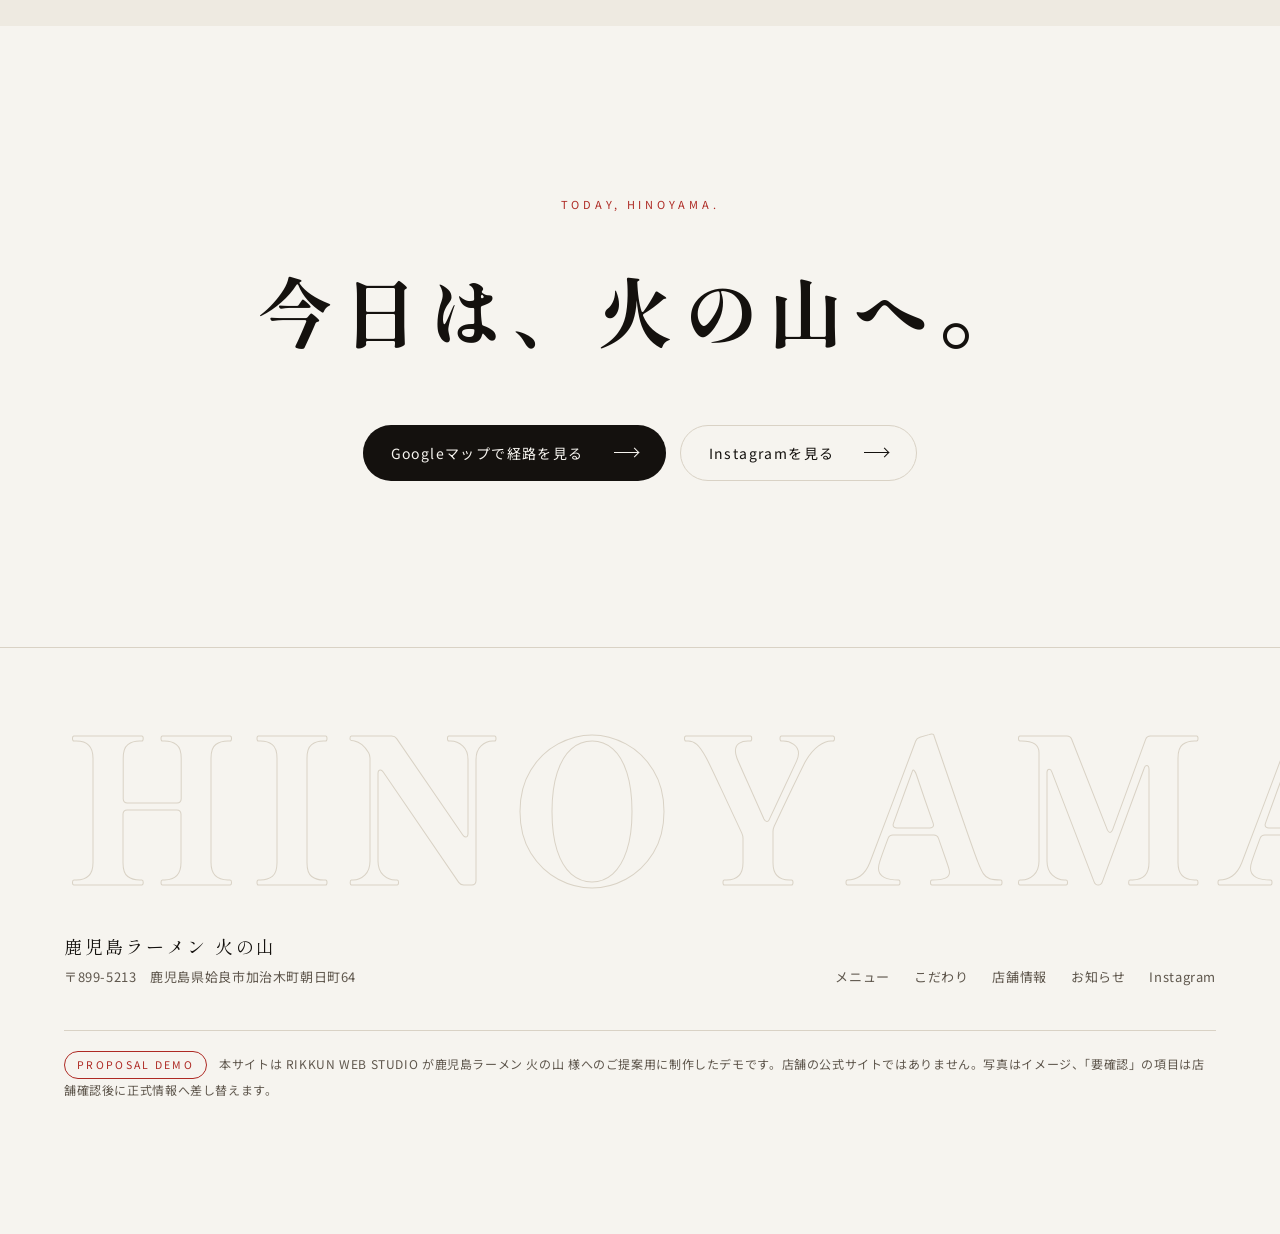
<file: plan-b.html>
<!DOCTYPE html>
<html lang="ja">
<head>
<meta charset="utf-8">
<meta name="viewport" content="width=device-width, initial-scale=1">
<!-- ==========================================================================
     鹿児島ラーメン 火の山 ｜ 提案用デモサイト 案B
     コンセプト：EDITORIAL LIGHT ― 白と余白。写真と大きな文字だけで見せる。
     案Aが「夜の店内」なら、案Bは「昼の雑誌ページ」。
     ========================================================================== -->
<title>鹿児島ラーメン 火の山｜姶良市加治木町（案B）</title>
<meta name="description" content="姶良市加治木町の鹿児島ラーメン 火の山。豚骨のコクと、やさしい旨み。メニュー・店舗情報・アクセスをご案内します。">
<meta name="robots" content="noindex, nofollow">
<meta name="theme-color" content="#f6f4ef">
<meta property="og:type" content="website">
<meta property="og:title" content="鹿児島ラーメン 火の山｜姶良市加治木町">
<meta property="og:description" content="豚骨のコクと、やさしい旨み。ここでしか味わえない一杯を。">
<meta property="og:image" content="assets/img/og.webp">
<meta property="og:locale" content="ja_JP">
<meta name="twitter:card" content="summary_large_image">
<script>document.documentElement.classList.add('js');</script>
<link rel="icon" href="assets/img/favicon.svg" type="image/svg+xml">
<link rel="preconnect" href="https://fonts.googleapis.com">
<link rel="preconnect" href="https://fonts.gstatic.com" crossorigin>
<link rel="preload" as="image" href="assets/img/dish-main.webp" fetchpriority="high">
<link rel="stylesheet" href="https://fonts.googleapis.com/css2?family=Noto+Sans+JP:wght@400;500;700&family=Shippori+Mincho+B1:wght@600;700;800&display=swap">
<link rel="stylesheet" href="assets/css/switcher.css">
<link rel="stylesheet" href="assets/css/plan-b.css">
</head>

<body>
<a class="skip-link" href="#main">本文へスキップ</a>

<div class="progress" data-progress aria-hidden="true"><span></span></div>
<div class="cursor" data-cursor aria-hidden="true"><span>VIEW</span></div>

<header class="head" data-head>
  <a class="logo" href="#top">
    <span class="logo__name">火の山</span>
    <span class="logo__sub">Kagoshima Ramen</span>
  </a>
  <nav class="nav" aria-label="サイト内メニュー">
    <a href="#menu">メニュー</a>
    <a href="#concept">こだわり</a>
    <a href="#shop">店舗情報</a>
    <a href="#news">お知らせ</a>
  </nav>
  <a class="head__cta" href="#shop"><span>ご来店・予約はこちら</span><i aria-hidden="true"></i></a>
  <button class="burger" type="button" data-burger aria-expanded="false" aria-label="メニューを開く"><span></span><span></span></button>
</header>

<div class="drawer" data-drawer hidden>
  <nav aria-label="サイト内メニュー（モバイル）">
    <a href="#menu"><b>01</b>メニュー</a>
    <a href="#concept"><b>02</b>こだわり</a>
    <a href="#shop"><b>03</b>店舗情報</a>
    <a href="#news"><b>04</b>お知らせ</a>
  </nav>
</div>

<main id="main">

<!-- ===== HERO ================================================== -->
<section class="hero" id="top">
  <div class="hero__type">
    <p class="hero__label" data-in="1">鹿児島ラーメン ／ 姶良市加治木町</p>
    <h1 class="hero__title">
      <span class="line" data-in="2"><i>火の山</i></span>
    </h1>
    <p class="hero__lead" data-in="3">一杯に、想いを込めて。</p>
    <p class="hero__copy" data-in="4">豚骨のコクと、やさしい旨み。<br>ここでしか味わえない、こだわりの一杯を。</p>
    <p class="hero__cta" data-in="5">
      <a class="btn" href="#menu"><span>メニューを見る</span><i aria-hidden="true"></i></a>
      <a class="btn btn--ghost" href="#shop"><span>店舗情報</span><i aria-hidden="true"></i></a>
    </p>
  </div>

  <figure class="hero__fig" data-in="3">
    <img src="assets/img/dish-main.webp" width="850" height="649" alt="火の山のラーメン。豚骨スープにチャーシュー、メンマ、青ねぎ、味玉をのせた一杯。" fetchpriority="high" data-parallax="-26">
    <figcaption>※写真はイメージです</figcaption>
  </figure>

  <p class="hero__open" data-in="5"><b>2026.09.15</b><span>OPEN</span></p>
</section>

<div class="ticker" aria-hidden="true">
  <div class="ticker__track" data-ticker>
    <span>KAGOSHIMA RAMEN<i>●</i>HINOYAMA<i>●</i>一杯に、想いを込めて。<i>●</i></span>
    <span>KAGOSHIMA RAMEN<i>●</i>HINOYAMA<i>●</i>一杯に、想いを込めて。<i>●</i></span>
  </div>
</div>

<!-- ===== CONCEPT =============================================== -->
<section class="concept" id="concept" aria-labelledby="concept-h">
  <div class="wrap">
    <div class="shead">
      <p class="shead__no" data-reveal>01</p>
      <h2 class="shead__title" id="concept-h" data-reveal><span class="line"><i>こだわり</i></span></h2>
      <p class="shead__en" data-reveal>Concept</p>
    </div>

    <p class="statement" data-reveal>
      豚骨のコクと、やさしい旨み。<br>
      ここでしか味わえない、こだわりの一杯を。
    </p>

    <div class="rows">
      <div class="row" data-reveal>
        <figure class="row__fig"><img src="assets/img/d-broth.webp" width="570" height="370" loading="lazy" decoding="async" alt="豚骨スープの表面。細かな油が浮き、湯気が立っている。" data-parallax="-16"></figure>
        <div class="row__text">
          <p class="row__no">01</p>
          <h3>スープ</h3>
          <p>豚骨のコクと、やさしい旨み。店舗公式Instagramで公開されている内容にもとづいて掲載しています。</p>
        </div>
      </div>
      <div class="row row--rev" data-reveal>
        <figure class="row__fig"><img src="assets/img/d-chashu.webp" width="520" height="380" loading="lazy" decoding="async" alt="チャーシューとメンマ、青ねぎがのった一杯の具材。" data-parallax="14"></figure>
        <div class="row__text">
          <p class="row__no">02</p>
          <h3>具材</h3>
          <p>チャーシュー、メンマ、青ねぎ、味玉。<span class="note">※スープ・麺・具材の詳細は店舗確認後に追記します。確認できていない内容は掲載していません。</span></p>
        </div>
      </div>
      <div class="row" data-reveal>
        <figure class="row__fig"><img src="assets/img/noren.webp" width="640" height="330" loading="lazy" decoding="async" alt="店内に掲げられた「火の山」の暖簾。" data-parallax="-10"></figure>
        <div class="row__text">
          <p class="row__no">03</p>
          <h3>店内</h3>
          <p>「火の山」の暖簾が迎えます。2026年9月15日オープンの新しい店舗です。</p>
        </div>
      </div>
    </div>
  </div>
</section>

<!-- ===== MENU（横スクロール） ================================== -->
<section class="hscroll" id="menu" data-hscroll aria-labelledby="menu-h">
  <div class="hscroll__sticky">
    <div class="wrap hscroll__head">
      <div class="shead">
        <p class="shead__no" data-reveal>02</p>
        <h2 class="shead__title" id="menu-h" data-reveal><span class="line"><i>メニュー</i></span></h2>
        <p class="shead__en" data-reveal>Menu</p>
      </div>
      <p class="hscroll__hint" aria-hidden="true">横にスクロール →</p>
    </div>

    <p class="hscroll__bar" aria-hidden="true"><span data-hbar></span></p>

    <div class="hscroll__track" data-htrack>
      <article class="card">
        <figure><img src="assets/img/dish-main.webp" width="850" height="649" loading="lazy" decoding="async" alt="ラーメン"></figure>
        <p class="card__no">01</p>
        <h3>ラーメン</h3>
        <p class="card__desc">豚骨のコクと、やさしい旨み。</p>
        <p class="card__price"><span class="tbc">価格 要確認</span></p>
      </article>
      <article class="card">
        <figure><img src="assets/img/d-chashu.webp" width="520" height="380" loading="lazy" decoding="async" alt="ラーメン（大）"></figure>
        <p class="card__no">02</p>
        <h3>ラーメン（大）</h3>
        <p class="card__desc">しっかり食べたい方へ。</p>
        <p class="card__price"><span class="tbc">価格 要確認</span></p>
      </article>
      <article class="card">
        <figure><img src="assets/img/d-broth.webp" width="570" height="370" loading="lazy" decoding="async" alt="ラーメン（特大）"></figure>
        <p class="card__no">03</p>
        <h3>ラーメン（特大）</h3>
        <p class="card__desc">いちばん大きいサイズ。</p>
        <p class="card__price"><span class="tbc">価格 要確認</span></p>
      </article>
      <article class="card">
        <figure><img src="assets/img/d-egg.webp" width="400" height="350" loading="lazy" decoding="async" alt="トッピング"></figure>
        <p class="card__no">04</p>
        <h3>トッピング</h3>
        <p class="card__desc">味玉・チャーシューなど。</p>
        <p class="card__price"><span class="tbc">内容・価格 要確認</span></p>
      </article>
      <article class="card card--note">
        <p>※掲載しているのは公開情報から確認できたメニューです。<br>構成・価格は店舗確認後に正式情報へ差し替えます。</p>
        <a class="btn btn--ghost" href="https://www.instagram.com/kagoshima.ramen.hinoyama/" target="_blank" rel="noopener"><span>最新のメニューを見る</span><i aria-hidden="true"></i></a>
      </article>
    </div>
  </div>
</section>

<!-- ===== SHOP ================================================== -->
<section class="shop" id="shop" aria-labelledby="shop-h">
  <div class="wrap">
    <div class="shead">
      <p class="shead__no" data-reveal>03</p>
      <h2 class="shead__title" id="shop-h" data-reveal><span class="line"><i>店舗情報</i></span></h2>
      <p class="shead__en" data-reveal>Shop Information</p>
    </div>

    <div class="shop__grid">
      <dl class="table" data-reveal>
        <div><dt>店名</dt><dd>鹿児島ラーメン 火の山</dd></div>
        <div><dt>住所</dt><dd>〒899-5213<br>鹿児島県姶良市加治木町朝日町64</dd></div>
        <div><dt>電話番号</dt><dd><span class="tbc">要確認</span></dd></div>
        <div><dt>営業時間</dt><dd><span class="tbc">要確認</span></dd></div>
        <div><dt>定休日</dt><dd><span class="tbc">要確認</span></dd></div>
        <div><dt>駐車場</dt><dd>あり<span class="note">※台数・区画は確認中です。</span></dd></div>
        <div><dt>ご予約</dt><dd><span class="tbc">可否 要確認</span></dd></div>
        <div><dt>開店日</dt><dd>2026年9月15日</dd></div>
      </dl>

      <div class="shop__map" data-reveal>
        <div class="map">
          <iframe title="鹿児島ラーメン 火の山 周辺地図（Googleマップ）"
            src="https://www.google.com/maps?q=%E9%B9%BF%E5%85%90%E5%B3%B6%E3%83%A9%E3%83%BC%E3%83%A1%E3%83%B3%20%E7%81%AB%E3%81%AE%E5%B1%B1%20%E9%B9%BF%E5%85%90%E5%B3%B6%E7%9C%8C%E5%A7%B6%E8%89%AF%E5%B8%82%E5%8A%A0%E6%B2%BB%E6%9C%A8%E7%94%BA%E6%9C%9D%E6%97%A5%E7%94%BA64&amp;hl=ja&amp;z=17&amp;output=embed"
            loading="lazy" decoding="async" referrerpolicy="no-referrer-when-downgrade"></iframe>
        </div>
        <a class="btn btn--wide" href="https://www.google.com/maps/dir/?api=1&amp;destination=%E9%B9%BF%E5%85%90%E5%B3%B6%E3%83%A9%E3%83%BC%E3%83%A1%E3%83%B3%20%E7%81%AB%E3%81%AE%E5%B1%B1%20%E9%B9%BF%E5%85%90%E5%B3%B6%E7%9C%8C%E5%A7%B6%E8%89%AF%E5%B8%82%E5%8A%A0%E6%B2%BB%E6%9C%A8%E7%94%BA%E6%9C%9D%E6%97%A5%E7%94%BA64" target="_blank" rel="noopener"><span>Googleマップで経路を見る</span><i aria-hidden="true"></i></a>
      </div>
    </div>
  </div>
</section>

<!-- ===== NEWS ================================================== -->
<section class="news" id="news" aria-labelledby="news-h">
  <div class="wrap">
    <div class="shead">
      <p class="shead__no" data-reveal>04</p>
      <h2 class="shead__title" id="news-h" data-reveal><span class="line"><i>お知らせ</i></span></h2>
      <p class="shead__en" data-reveal>News</p>
    </div>
    <ol class="news__list">
      <li data-reveal><time datetime="2026-09-15">2026.09.15</time><span>鹿児島ラーメン 火の山 オープン</span></li>
      <li class="is-sample" data-reveal><time>0000.00.00</time><span>営業時間のお知らせ</span><span class="tbc">掲載例</span></li>
      <li class="is-sample" data-reveal><time>0000.00.00</time><span>臨時休業のお知らせ</span><span class="tbc">掲載例</span></li>
    </ol>
    <p class="note" data-reveal>※「掲載例」はレイアウト確認用の表示です。実際のお知らせは掲載していません。</p>
  </div>
</section>

<!-- ===== CLOSING =============================================== -->
<section class="closing">
  <div class="wrap">
    <p class="closing__en" data-reveal>Today, Hinoyama.</p>
    <h2 class="closing__copy" data-reveal><span class="line"><i>今日は、火の山へ。</i></span></h2>
    <p class="closing__cta" data-reveal>
      <a class="btn" href="https://www.google.com/maps/dir/?api=1&amp;destination=%E9%B9%BF%E5%85%90%E5%B3%B6%E3%83%A9%E3%83%BC%E3%83%A1%E3%83%B3%20%E7%81%AB%E3%81%AE%E5%B1%B1%20%E9%B9%BF%E5%85%90%E5%B3%B6%E7%9C%8C%E5%A7%B6%E8%89%AF%E5%B8%82%E5%8A%A0%E6%B2%BB%E6%9C%A8%E7%94%BA%E6%9C%9D%E6%97%A5%E7%94%BA64" target="_blank" rel="noopener"><span>Googleマップで経路を見る</span><i aria-hidden="true"></i></a>
      <a class="btn btn--ghost" href="https://www.instagram.com/kagoshima.ramen.hinoyama/" target="_blank" rel="noopener"><span>Instagramを見る</span><i aria-hidden="true"></i></a>
    </p>
  </div>
</section>

</main>

<footer class="foot">
  <div class="wrap">
    <p class="foot__big" aria-hidden="true">HINOYAMA</p>
    <div class="foot__cols">
      <div>
        <p class="foot__name">鹿児島ラーメン 火の山</p>
        <p class="foot__addr">〒899-5213　鹿児島県姶良市加治木町朝日町64</p>
      </div>
      <nav class="foot__nav" aria-label="フッターメニュー">
        <a href="#menu">メニュー</a><a href="#concept">こだわり</a><a href="#shop">店舗情報</a><a href="#news">お知らせ</a>
        <a href="https://www.instagram.com/kagoshima.ramen.hinoyama/" target="_blank" rel="noopener">Instagram</a>
      </nav>
    </div>
    <p class="foot__demo"><span>PROPOSAL DEMO</span>本サイトは RIKKUN WEB STUDIO が鹿児島ラーメン 火の山 様へのご提案用に制作したデモです。店舗の公式サイトではありません。写真はイメージ、「要確認」の項目は店舗確認後に正式情報へ差し替えます。</p>
  </div>
</footer>


<!-- ===== デザイン案の切り替え（提案用デモの閲覧補助・実案件化時に削除） ===== -->
<nav class="pswitch" data-pswitch aria-label="デザイン案の切り替え">
  <span class="pswitch__label">DESIGN</span>
  <a href="index.html"><b>案A</b><small>夜の店内</small></a>
  <a href="plan-b.html"><b>案B</b><small>白と余白</small></a>
  <a href="plan-c.html"><b>案C</b><small>縦書き</small></a>
  <button class="pswitch__close" type="button" data-pswitch-close aria-label="切り替えバーを隠す">×</button>
</nav>

<script src="assets/js/plan-b.js" defer></script>
<script src="assets/js/switcher.js" defer></script>
</body>
</html>
</file>
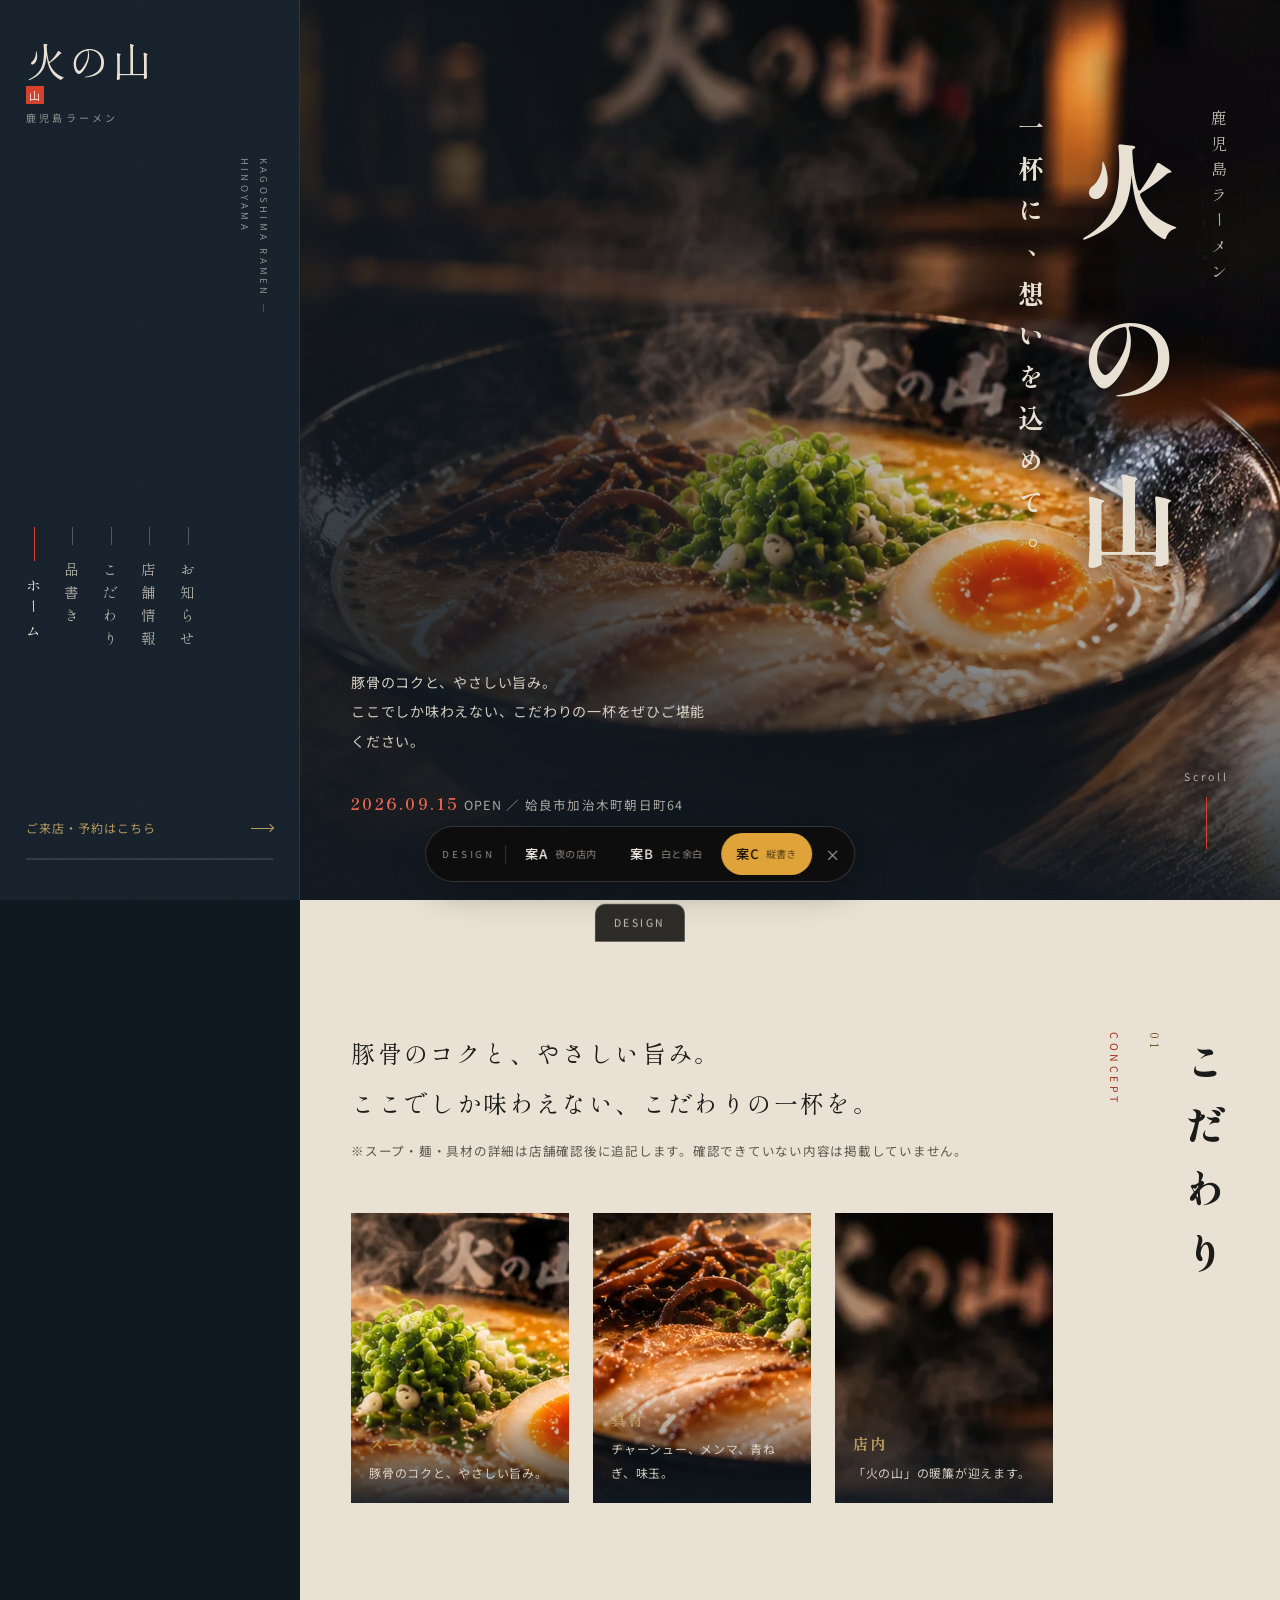
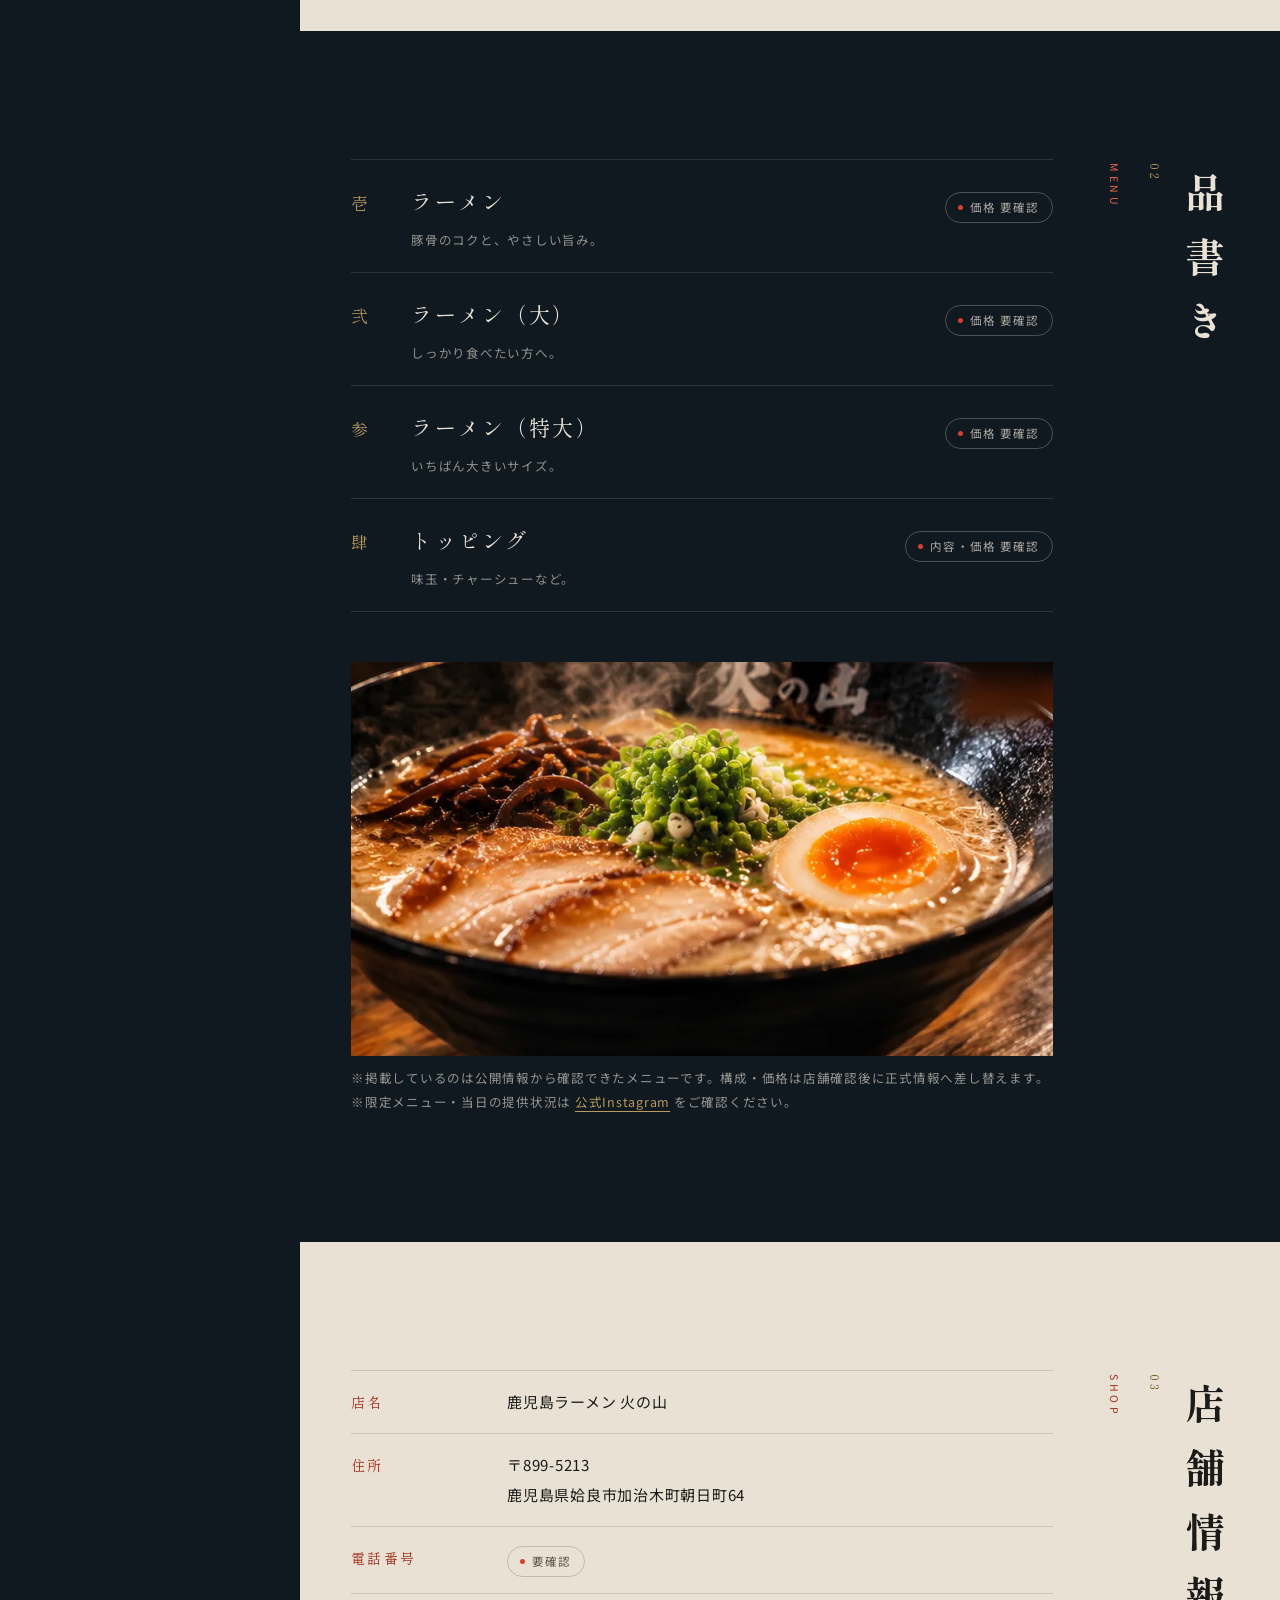
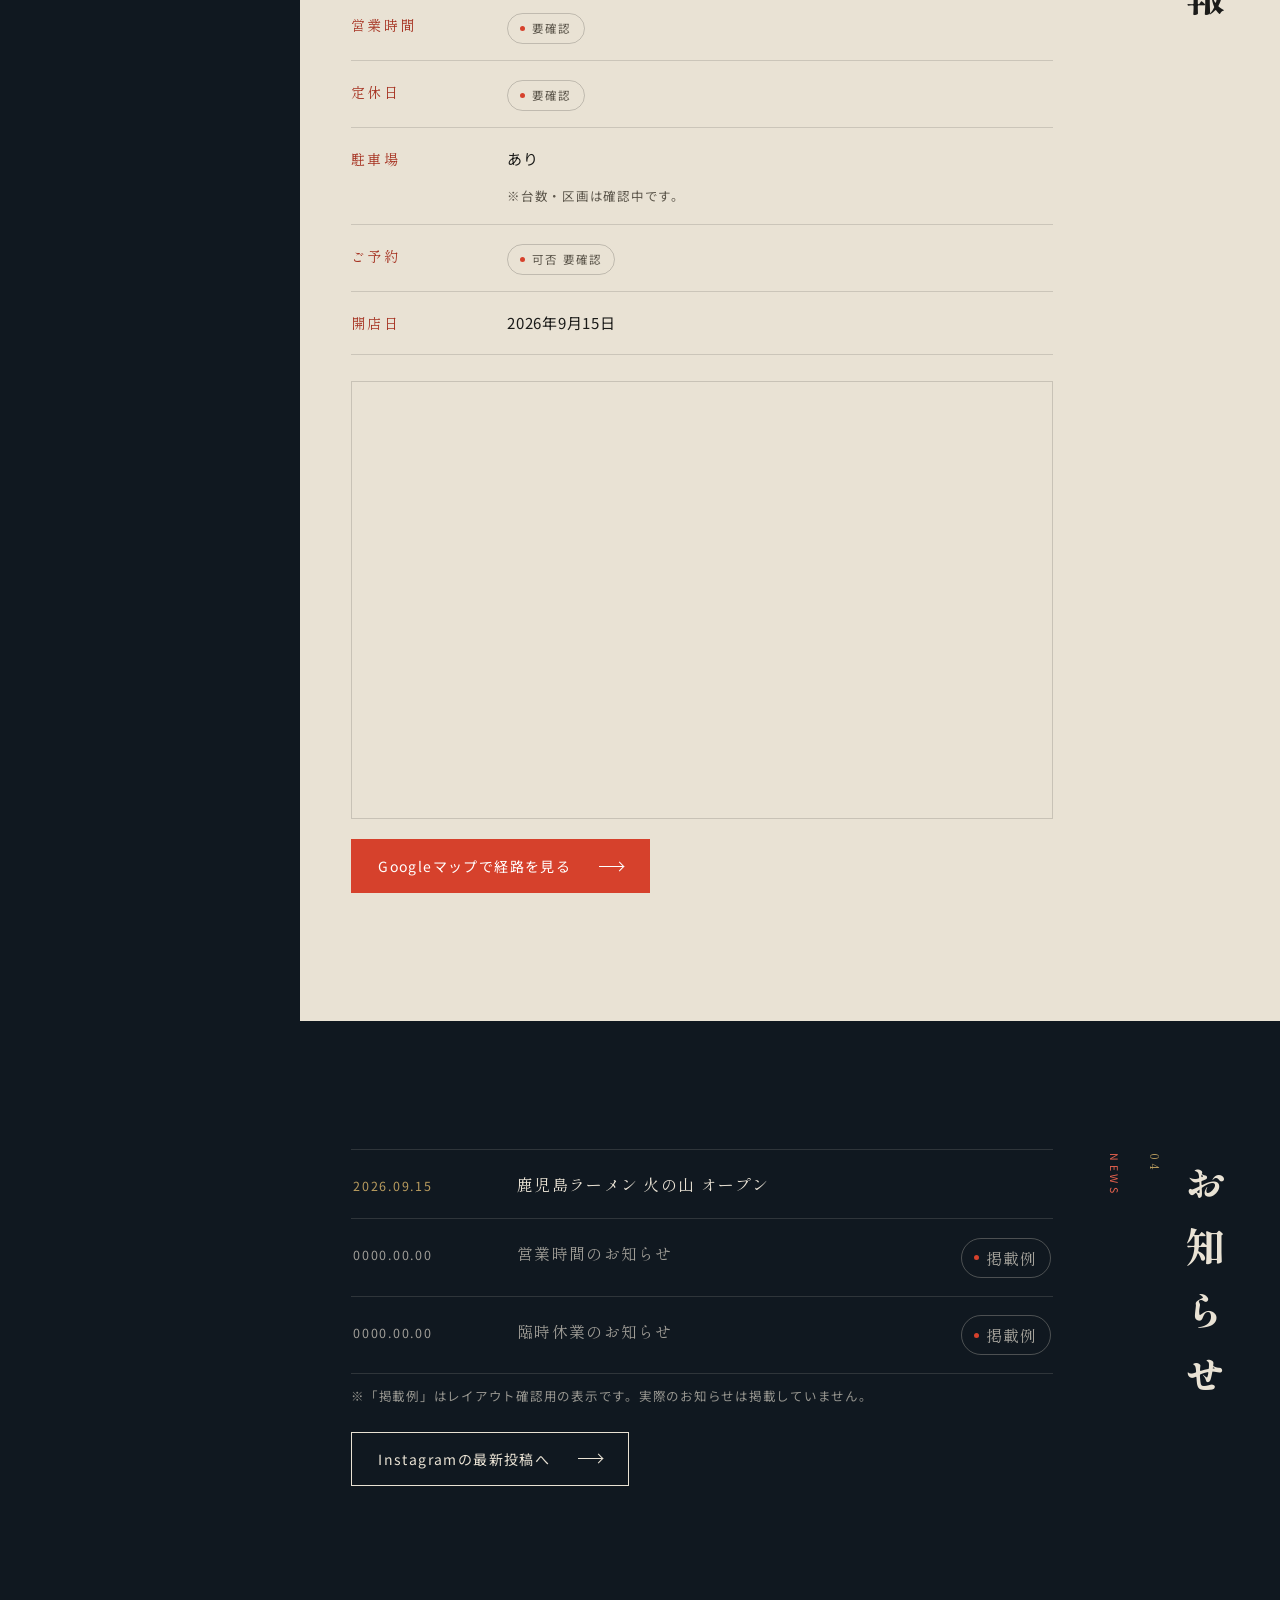
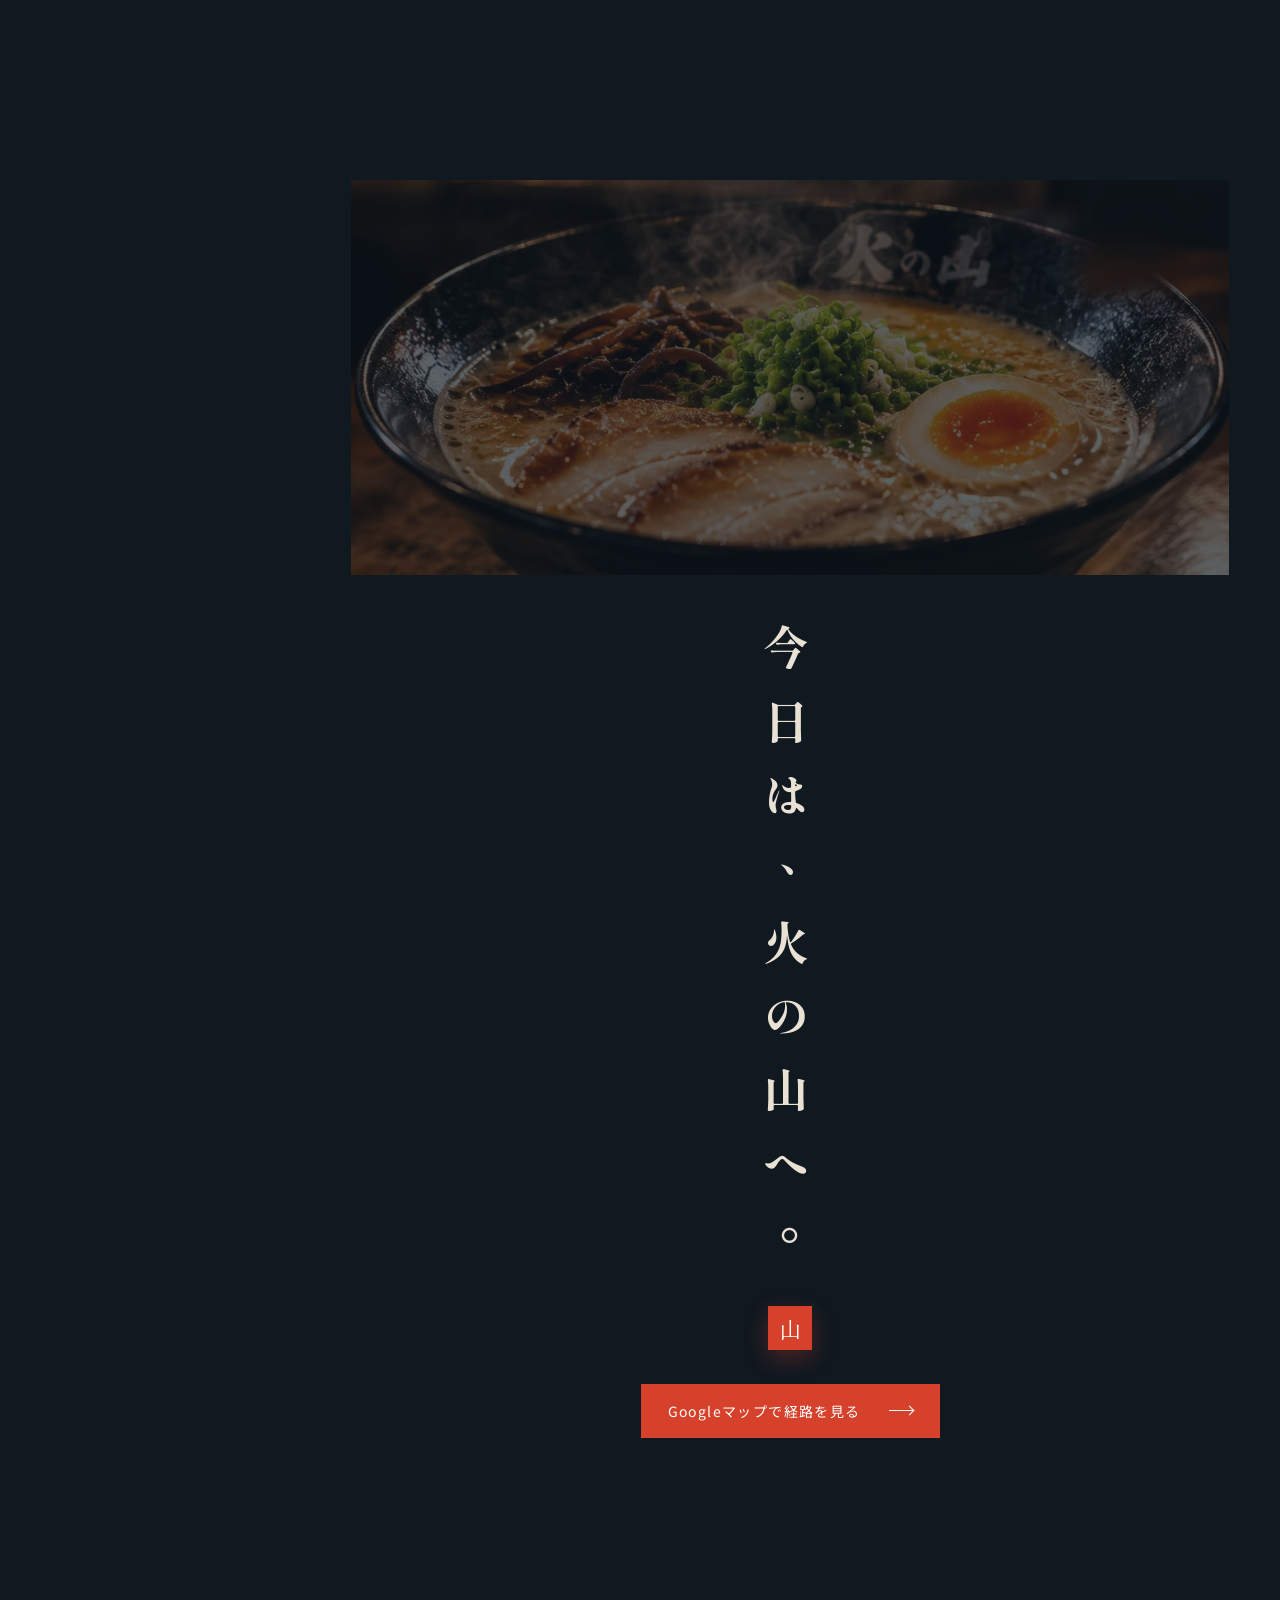
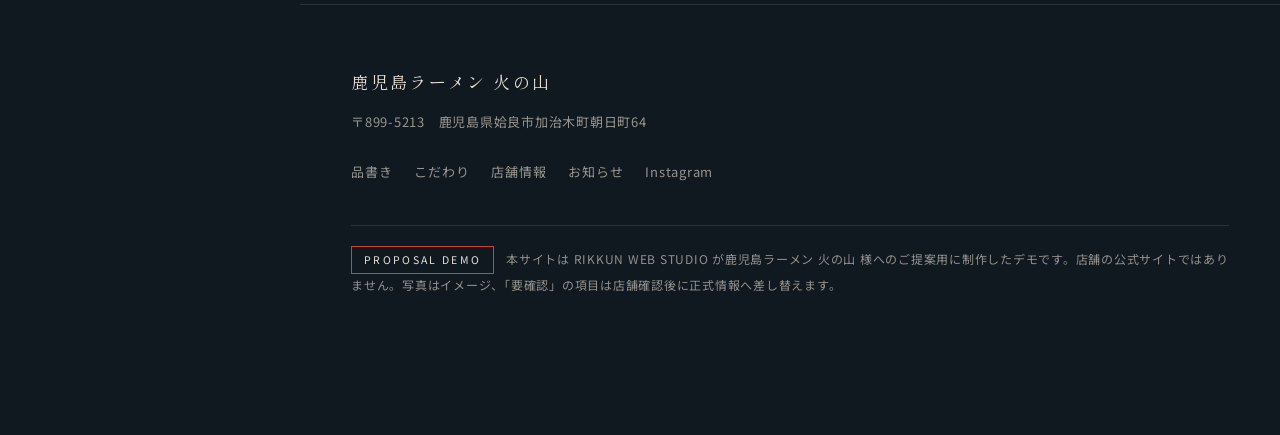
<file: plan-c.html>
<!DOCTYPE html>
<html lang="ja">
<head>
<meta charset="utf-8">
<meta name="viewport" content="width=device-width, initial-scale=1">
<!-- ==========================================================================
     鹿児島ラーメン 火の山 ｜ 提案用デモサイト 案C
     コンセプト：SPLIT / 縦書き ― 左に店名と縦書きの品書き、右が流れる。
     暖簾をくぐって奥へ進むような、和の縦の流れ。
     ========================================================================== -->
<title>鹿児島ラーメン 火の山｜姶良市加治木町（案C）</title>
<meta name="description" content="姶良市加治木町の鹿児島ラーメン 火の山。豚骨のコクと、やさしい旨み。メニュー・店舗情報・アクセスをご案内します。">
<meta name="robots" content="noindex, nofollow">
<meta name="theme-color" content="#101820">
<meta property="og:type" content="website">
<meta property="og:title" content="鹿児島ラーメン 火の山｜姶良市加治木町">
<meta property="og:description" content="豚骨のコクと、やさしい旨み。ここでしか味わえない一杯を。">
<meta property="og:image" content="assets/img/og.webp">
<meta property="og:locale" content="ja_JP">
<meta name="twitter:card" content="summary_large_image">
<script>document.documentElement.classList.add('js');</script>
<link rel="icon" href="assets/img/favicon.svg" type="image/svg+xml">
<link rel="preconnect" href="https://fonts.googleapis.com">
<link rel="preconnect" href="https://fonts.gstatic.com" crossorigin>
<link rel="preload" as="image" href="assets/img/kv-main.webp" fetchpriority="high">
<link rel="stylesheet" href="https://fonts.googleapis.com/css2?family=Noto+Sans+JP:wght@400;500;700&family=Shippori+Mincho+B1:wght@600;700;800&family=Yuji+Syuku&display=swap">
<link rel="stylesheet" href="assets/css/switcher.css">
<link rel="stylesheet" href="assets/css/plan-c.css">
</head>

<body>
<a class="skip-link" href="#main">本文へスキップ</a>

<!-- 暖簾（ローディング） -->
<div class="noren" data-noren aria-hidden="true">
  <span class="noren__panel"></span><span class="noren__panel"></span>
  <span class="noren__panel"></span><span class="noren__panel"></span>
  <p class="noren__name">火の山</p>
</div>

<div class="grain" aria-hidden="true"></div>

<!-- ===== 左の固定パネル ========================================= -->
<aside class="side">
  <a class="side__brand" href="#top">
    <span class="side__name">火の山</span>
    <span class="side__seal" aria-hidden="true">山</span>
    <span class="side__sub">鹿児島ラーメン</span>
  </a>

  <p class="side__en" aria-hidden="true">KAGOSHIMA RAMEN ― HINOYAMA</p>

  <nav class="side__nav" aria-label="サイト内メニュー">
    <a href="#top" class="is-current"><i aria-hidden="true"></i><span class="v-text" data-vertical>ホーム</span></a>
    <a href="#menu"><i aria-hidden="true"></i><span class="v-text" data-vertical>品書き</span></a>
    <a href="#concept"><i aria-hidden="true"></i><span class="v-text" data-vertical>こだわり</span></a>
    <a href="#shop"><i aria-hidden="true"></i><span class="v-text" data-vertical>店舗情報</span></a>
    <a href="#news"><i aria-hidden="true"></i><span class="v-text" data-vertical>お知らせ</span></a>
  </nav>

  <div class="side__foot">
    <a class="side__cta" href="#shop"><span>ご来店・予約はこちら</span><i aria-hidden="true"></i></a>
    <p class="side__bar" aria-hidden="true"><span data-progress></span></p>
  </div>
</aside>

<!-- モバイル用のバー -->
<header class="mbar">
  <a class="mbar__brand" href="#top"><span>火の山</span><small>鹿児島ラーメン</small></a>
  <button class="burger" type="button" data-burger aria-expanded="false" aria-label="メニューを開く"><span></span><span></span></button>
</header>
<div class="drawer" data-drawer hidden>
  <nav aria-label="サイト内メニュー（モバイル）">
    <a href="#top"><b>01</b>ホーム</a>
    <a href="#menu"><b>02</b>品書き</a>
    <a href="#concept"><b>03</b>こだわり</a>
    <a href="#shop"><b>04</b>店舗情報</a>
    <a href="#news"><b>05</b>お知らせ</a>
  </nav>
  <a class="c-btn" href="#shop"><span>ご来店・予約はこちら</span><i aria-hidden="true"></i></a>
</div>

<!-- ===== 右：本文 =============================================== -->
<main class="stage" id="main">

<!-- HERO -->
<section class="hero" id="top">
  <div class="hero__media">
    <img src="assets/img/kv-main.webp" width="1666" height="929" alt="火の山のラーメン。湯気の立つ豚骨スープに、チャーシュー・メンマ・青ねぎ・味玉をのせた一杯。" fetchpriority="high">
  </div>
  <div class="hero__inner">
    <p class="hero__v v-text" data-vertical data-in="1">鹿児島ラーメン</p>
    <h1 class="hero__title v-text" data-vertical data-in="2">火の山</h1>
    <p class="hero__lead v-text" data-vertical data-in="3">一杯に、想いを込めて。</p>
  </div>
  <p class="hero__copy" data-in="4">
    豚骨のコクと、やさしい旨み。<br>
    ここでしか味わえない、こだわりの一杯をぜひご堪能ください。
  </p>
  <p class="hero__open" data-in="5"><b>2026.09.15</b> OPEN ／ 姶良市加治木町朝日町64</p>
  <a class="hero__scroll" href="#concept" data-in="5"><span>Scroll</span><i aria-hidden="true"></i></a>
</section>

<!-- CONCEPT -->
<section class="sec sec--paper" id="concept" aria-labelledby="concept-h">
  <div class="sec__head">
    <h2 class="sec__title v-text" id="concept-h" data-vertical data-reveal>こだわり</h2>
    <p class="sec__no" aria-hidden="true" data-reveal>01</p>
    <p class="sec__en" data-reveal>Concept</p>
  </div>

  <div class="sec__body">
    <p class="lead" data-reveal>豚骨のコクと、やさしい旨み。<br>ここでしか味わえない、こだわりの一杯を。</p>
    <p class="note" data-reveal>※スープ・麺・具材の詳細は店舗確認後に追記します。確認できていない内容は掲載していません。</p>

    <div class="cards">
      <figure class="cards__item" data-reveal>
        <span class="wipe" aria-hidden="true"></span>
        <img src="assets/img/d-broth.webp" width="570" height="370" loading="lazy" decoding="async" alt="豚骨スープの表面。細かな油が浮き、湯気が立っている。">
        <figcaption><b>スープ</b>豚骨のコクと、やさしい旨み。</figcaption>
      </figure>
      <figure class="cards__item" data-reveal data-delay="1">
        <span class="wipe" aria-hidden="true"></span>
        <img src="assets/img/d-chashu.webp" width="520" height="380" loading="lazy" decoding="async" alt="チャーシューとメンマ、青ねぎがのった一杯の具材。">
        <figcaption><b>具材</b>チャーシュー、メンマ、青ねぎ、味玉。</figcaption>
      </figure>
      <figure class="cards__item" data-reveal data-delay="2">
        <span class="wipe" aria-hidden="true"></span>
        <img src="assets/img/noren.webp" width="640" height="330" loading="lazy" decoding="async" alt="店内に掲げられた「火の山」の暖簾。">
        <figcaption><b>店内</b>「火の山」の暖簾が迎えます。</figcaption>
      </figure>
    </div>
  </div>
</section>

<!-- MENU -->
<section class="sec" id="menu" aria-labelledby="menu-h">
  <div class="sec__head">
    <h2 class="sec__title v-text" id="menu-h" data-vertical data-reveal>品書き</h2>
    <p class="sec__no" aria-hidden="true" data-reveal>02</p>
    <p class="sec__en" data-reveal>Menu</p>
  </div>

  <div class="sec__body">
    <ol class="oshinagaki">
      <li data-reveal>
        <span class="oshinagaki__no">壱</span>
        <span class="oshinagaki__name">ラーメン</span>
        <span class="oshinagaki__desc">豚骨のコクと、やさしい旨み。</span>
        <span class="oshinagaki__price"><span class="tbc">価格 要確認</span></span>
      </li>
      <li data-reveal data-delay="1">
        <span class="oshinagaki__no">弐</span>
        <span class="oshinagaki__name">ラーメン（大）</span>
        <span class="oshinagaki__desc">しっかり食べたい方へ。</span>
        <span class="oshinagaki__price"><span class="tbc">価格 要確認</span></span>
      </li>
      <li data-reveal data-delay="2">
        <span class="oshinagaki__no">参</span>
        <span class="oshinagaki__name">ラーメン（特大）</span>
        <span class="oshinagaki__desc">いちばん大きいサイズ。</span>
        <span class="oshinagaki__price"><span class="tbc">価格 要確認</span></span>
      </li>
      <li data-reveal data-delay="3">
        <span class="oshinagaki__no">肆</span>
        <span class="oshinagaki__name">トッピング</span>
        <span class="oshinagaki__desc">味玉・チャーシューなど。</span>
        <span class="oshinagaki__price"><span class="tbc">内容・価格 要確認</span></span>
      </li>
    </ol>

    <figure class="menu__photo" data-reveal>
      <span class="wipe" aria-hidden="true"></span>
      <img src="assets/img/dish-main.webp" width="850" height="649" loading="lazy" decoding="async" alt="火の山のラーメン">
    </figure>

    <p class="note" data-reveal>
      ※掲載しているのは公開情報から確認できたメニューです。構成・価格は店舗確認後に正式情報へ差し替えます。<br>
      ※限定メニュー・当日の提供状況は <a href="https://www.instagram.com/kagoshima.ramen.hinoyama/" target="_blank" rel="noopener">公式Instagram</a> をご確認ください。
    </p>
  </div>
</section>

<!-- SHOP -->
<section class="sec sec--paper" id="shop" aria-labelledby="shop-h">
  <div class="sec__head">
    <h2 class="sec__title v-text" id="shop-h" data-vertical data-reveal>店舗情報</h2>
    <p class="sec__no" aria-hidden="true" data-reveal>03</p>
    <p class="sec__en" data-reveal>Shop</p>
  </div>

  <div class="sec__body">
    <dl class="table" data-reveal>
      <div><dt>店名</dt><dd>鹿児島ラーメン 火の山</dd></div>
      <div><dt>住所</dt><dd>〒899-5213<br>鹿児島県姶良市加治木町朝日町64</dd></div>
      <div><dt>電話番号</dt><dd><span class="tbc">要確認</span></dd></div>
      <div><dt>営業時間</dt><dd><span class="tbc">要確認</span></dd></div>
      <div><dt>定休日</dt><dd><span class="tbc">要確認</span></dd></div>
      <div><dt>駐車場</dt><dd>あり<span class="note">※台数・区画は確認中です。</span></dd></div>
      <div><dt>ご予約</dt><dd><span class="tbc">可否 要確認</span></dd></div>
      <div><dt>開店日</dt><dd>2026年9月15日</dd></div>
    </dl>

    <div class="map" data-reveal data-delay="1">
      <iframe title="鹿児島ラーメン 火の山 周辺地図（Googleマップ）"
        src="https://www.google.com/maps?q=%E9%B9%BF%E5%85%90%E5%B3%B6%E3%83%A9%E3%83%BC%E3%83%A1%E3%83%B3%20%E7%81%AB%E3%81%AE%E5%B1%B1%20%E9%B9%BF%E5%85%90%E5%B3%B6%E7%9C%8C%E5%A7%B6%E8%89%AF%E5%B8%82%E5%8A%A0%E6%B2%BB%E6%9C%A8%E7%94%BA%E6%9C%9D%E6%97%A5%E7%94%BA64&amp;hl=ja&amp;z=17&amp;output=embed"
        loading="lazy" decoding="async" referrerpolicy="no-referrer-when-downgrade"></iframe>
    </div>
    <a class="c-btn c-btn--solid" href="https://www.google.com/maps/dir/?api=1&amp;destination=%E9%B9%BF%E5%85%90%E5%B3%B6%E3%83%A9%E3%83%BC%E3%83%A1%E3%83%B3%20%E7%81%AB%E3%81%AE%E5%B1%B1%20%E9%B9%BF%E5%85%90%E5%B3%B6%E7%9C%8C%E5%A7%B6%E8%89%AF%E5%B8%82%E5%8A%A0%E6%B2%BB%E6%9C%A8%E7%94%BA%E6%9C%9D%E6%97%A5%E7%94%BA64" target="_blank" rel="noopener" data-reveal data-delay="2">
      <span>Googleマップで経路を見る</span><i aria-hidden="true"></i>
    </a>
  </div>
</section>

<!-- NEWS -->
<section class="sec" id="news" aria-labelledby="news-h">
  <div class="sec__head">
    <h2 class="sec__title v-text" id="news-h" data-vertical data-reveal>お知らせ</h2>
    <p class="sec__no" aria-hidden="true" data-reveal>04</p>
    <p class="sec__en" data-reveal>News</p>
  </div>

  <div class="sec__body">
    <ol class="news">
      <li data-reveal><time datetime="2026-09-15">2026.09.15</time><span>鹿児島ラーメン 火の山 オープン</span></li>
      <li class="is-sample" data-reveal data-delay="1"><time>0000.00.00</time><span>営業時間のお知らせ</span><span class="tbc">掲載例</span></li>
      <li class="is-sample" data-reveal data-delay="2"><time>0000.00.00</time><span>臨時休業のお知らせ</span><span class="tbc">掲載例</span></li>
    </ol>
    <p class="note" data-reveal>※「掲載例」はレイアウト確認用の表示です。実際のお知らせは掲載していません。</p>
    <a class="c-btn" href="https://www.instagram.com/kagoshima.ramen.hinoyama/" target="_blank" rel="noopener" data-reveal><span>Instagramの最新投稿へ</span><i aria-hidden="true"></i></a>
  </div>
</section>

<!-- CLOSING -->
<section class="closing">
  <div class="closing__media" aria-hidden="true"><img src="assets/img/kv-wide.webp" width="1066" height="480" loading="lazy" decoding="async" alt=""></div>
  <p class="closing__copy v-text" data-vertical data-reveal>今日は、火の山へ。</p>
  <span class="closing__seal" aria-hidden="true" data-reveal data-delay="1">山</span>
  <a class="c-btn c-btn--solid" href="https://www.google.com/maps/dir/?api=1&amp;destination=%E9%B9%BF%E5%85%90%E5%B3%B6%E3%83%A9%E3%83%BC%E3%83%A1%E3%83%B3%20%E7%81%AB%E3%81%AE%E5%B1%B1%20%E9%B9%BF%E5%85%90%E5%B3%B6%E7%9C%8C%E5%A7%B6%E8%89%AF%E5%B8%82%E5%8A%A0%E6%B2%BB%E6%9C%A8%E7%94%BA%E6%9C%9D%E6%97%A5%E7%94%BA64" target="_blank" rel="noopener" data-reveal data-delay="1">
    <span>Googleマップで経路を見る</span><i aria-hidden="true"></i>
  </a>
</section>

<footer class="foot">
  <p class="foot__name">鹿児島ラーメン 火の山</p>
  <p class="foot__addr">〒899-5213　鹿児島県姶良市加治木町朝日町64</p>
  <nav class="foot__nav" aria-label="フッターメニュー">
    <a href="#menu">品書き</a><a href="#concept">こだわり</a><a href="#shop">店舗情報</a><a href="#news">お知らせ</a>
    <a href="https://www.instagram.com/kagoshima.ramen.hinoyama/" target="_blank" rel="noopener">Instagram</a>
  </nav>
  <p class="foot__demo"><span>PROPOSAL DEMO</span>本サイトは RIKKUN WEB STUDIO が鹿児島ラーメン 火の山 様へのご提案用に制作したデモです。店舗の公式サイトではありません。写真はイメージ、「要確認」の項目は店舗確認後に正式情報へ差し替えます。</p>
</footer>

</main>


<!-- ===== デザイン案の切り替え（提案用デモの閲覧補助・実案件化時に削除） ===== -->
<nav class="pswitch" data-pswitch aria-label="デザイン案の切り替え">
  <span class="pswitch__label">DESIGN</span>
  <a href="index.html"><b>案A</b><small>夜の店内</small></a>
  <a href="plan-b.html"><b>案B</b><small>白と余白</small></a>
  <a href="plan-c.html"><b>案C</b><small>縦書き</small></a>
  <button class="pswitch__close" type="button" data-pswitch-close aria-label="切り替えバーを隠す">×</button>
</nav>

<script src="assets/js/plan-c.js" defer></script>
<script src="assets/js/switcher.js" defer></script>
</body>
</html>
</file>
<file: assets/css/switcher.css>
@charset "utf-8";
/* ==========================================================================
   デザイン案の切り替えバー（提案用デモの閲覧補助。実案件化時は削除する）
   3案すべてのページで共通。明るい地・暗い地のどちらでも読めるようにしている。
   ========================================================================== */
.pswitch {
  position: fixed; left: 50%; bottom: 18px; z-index: 200;
  display: flex; align-items: center; gap: 4px;
  padding: 6px 6px 6px 16px; border-radius: 999px;
  background: rgba(14, 12, 10, .82); backdrop-filter: blur(14px) saturate(140%);
  border: 1px solid rgba(255, 255, 255, .16);
  box-shadow: 0 10px 34px rgba(0, 0, 0, .3);
  font-family: "Noto Sans JP", sans-serif; font-size: 13px; letter-spacing: .08em;
  color: #f2ede4;
  transform: translate(-50%, 0);
  transition: transform .5s cubic-bezier(.16, 1, .3, 1), opacity .4s;
}
.pswitch[hidden] { display: none; }
.pswitch.is-away { transform: translate(-50%, 160%); opacity: 0; pointer-events: none; }

.pswitch__label {
  font-size: 9.5px; letter-spacing: .3em; color: rgba(242, 237, 228, .6);
  padding-right: 10px; border-right: 1px solid rgba(255, 255, 255, .16);
}
.pswitch a {
  display: inline-flex; align-items: center; gap: 7px;
  padding: 8px 15px; border-radius: 999px; text-decoration: none; color: inherit;
  white-space: nowrap; transition: background-color .3s, color .3s;
}
.pswitch a b { font-weight: 500; }
.pswitch a small { font-size: 10px; letter-spacing: .02em; color: rgba(242, 237, 228, .55); }
.pswitch a:hover { background: rgba(255, 255, 255, .1); }
.pswitch a[aria-current="page"] { background: #e0a33a; color: #14100a; }
.pswitch a[aria-current="page"] small { color: rgba(20, 16, 10, .66); }
.pswitch__close {
  width: 30px; height: 30px; margin-left: 2px; border-radius: 50%;
  display: grid; place-items: center; color: rgba(242, 237, 228, .7);
  background: none; border: 0; cursor: pointer; font-size: 15px; line-height: 1;
  transition: background-color .3s, color .3s;
}
.pswitch__close:hover { background: rgba(255, 255, 255, .12); color: #fff; }
.pswitch :focus-visible { outline: 2px solid #e0a33a; outline-offset: 3px; }

/* バーに隠れないようページ下端に余白を足す */
body { padding-bottom: 92px; }
@media (max-width: 640px) { body { padding-bottom: 74px; } }

/* 隠したあとに戻すための小さなつまみ */
.pswitch-peek {
  position: fixed; left: 50%; bottom: 0; z-index: 200; transform: translate(-50%, 110%);
  padding: 7px 18px 9px; border-radius: 10px 10px 0 0;
  background: rgba(14, 12, 10, .85); backdrop-filter: blur(10px);
  border: 1px solid rgba(255, 255, 255, .16); border-bottom: 0;
  color: rgba(242, 237, 228, .8); font-family: "Noto Sans JP", sans-serif;
  font-size: 10.5px; letter-spacing: .24em; cursor: pointer;
  transition: transform .45s cubic-bezier(.16, 1, .3, 1);
}
.pswitch-peek.is-on { transform: translate(-50%, 0); }

@media (max-width: 640px) {
  .pswitch { bottom: 12px; padding-left: 12px; font-size: 12px; gap: 2px; }
  .pswitch__label { display: none; }
  .pswitch a { padding: 8px 11px; }
  .pswitch a small { display: none; }
}
@media (prefers-reduced-motion: reduce) {
  .pswitch, .pswitch-peek { transition: none; }
}
</file>
<file: assets/css/style.css>
@charset "utf-8";
/* ==========================================================================
   鹿児島ラーメン 火の山 ｜ PROPOSAL DEMO
   RIKKUN WEB STUDIO

   キービジュアルの分析：
     ・墨のような黒（#0a0705 付近）に、琥珀色の灯りが差す写真
     ・白い筆文字の店名＋赤い落款
     ・明朝のタグライン、細いサンセリフのナビ、縦書きの一文
     ・湯気・ボケた灯り・木のカウンター
   → 配色は「黒 × 琥珀 × 白 × 落款の赤」。赤は落款とごく一部のみ。
   ========================================================================== */

/* --------------------------------------------------------------------------
   00. TOKENS
   -------------------------------------------------------------------------- */
:root {
  --black:   #0a0705;
  --black-2: #120d09;
  --black-3: #1b1410;
  --line:    rgba(240, 228, 208, .16);
  --line-2:  rgba(240, 228, 208, .09);

  --white:   #f6efe4;
  --mute:    #b0a08c;
  --amber:   #e0a33a;
  --amber-2: #f3bc5d;
  --amber-d: #8a6420;
  --seal:    #c8342e;

  --font-jp:    "Noto Sans JP", "Hiragino Kaku Gothic ProN", "Yu Gothic", Meiryo, sans-serif;
  --font-min:   "Shippori Mincho B1", "Hiragino Mincho ProN", "Yu Mincho", serif;
  --font-brush: "Yuji Syuku", "Shippori Mincho B1", serif;

  --pad: clamp(20px, 5vw, 88px);
  --sec: clamp(88px, 12vw, 176px);
  --maxw: 1320px;

  --e-out: cubic-bezier(.16, 1, .3, 1);
  --e-io:  cubic-bezier(.65, 0, .35, 1);
}

/* --------------------------------------------------------------------------
   01. BASE
   -------------------------------------------------------------------------- */
*, *::before, *::after { box-sizing: border-box; }
html { -webkit-text-size-adjust: 100%; scroll-behavior: smooth; }
@media (prefers-reduced-motion: reduce) { html { scroll-behavior: auto; } }

body {
  margin: 0;
  background: var(--black);
  color: var(--white);
  font-family: var(--font-jp);
  font-size: 15.5px;
  line-height: 2;
  letter-spacing: .05em;
  overflow-x: hidden;
}
body.is-locked { overflow: hidden; }

h1, h2, h3, p, figure, dl, dd, ul, ol { margin: 0; }
ul, ol { padding: 0; list-style: none; }
img { display: block; max-width: 100%; height: auto; }
a { color: inherit; text-decoration: none; }
button { font: inherit; color: inherit; background: none; border: 0; cursor: pointer; }

:focus-visible { outline: 2px solid var(--amber); outline-offset: 4px; }

.skip-link {
  position: fixed; top: 10px; left: 10px; z-index: 300; transform: translateY(-200%);
  background: var(--white); color: var(--black); padding: 12px 20px;
}
.skip-link:focus { transform: translateY(0); }

.wrap { width: 100%; max-width: var(--maxw); margin-inline: auto; padding-inline: var(--pad); }
.sr-only {
  position: absolute; width: 1px; height: 1px; padding: 0; margin: -1px;
  overflow: hidden; clip: rect(0 0 0 0); white-space: nowrap; border: 0;
}

/* 固定ヘッダーの下に見出しが潜らないようにする */
section[id] { scroll-margin-top: 92px; }
@media (max-width: 1000px) { section[id] { scroll-margin-top: 76px; } }

/* --------------------------------------------------------------------------
   02. 共通パーツ
   -------------------------------------------------------------------------- */
.sec-head { margin-bottom: clamp(38px, 5vw, 64px); }
.sec-head--row { display: grid; gap: 22px; }
@media (min-width: 860px) {
  .sec-head--row { grid-template-columns: 1fr auto; align-items: end; column-gap: 40px; }
}
.sec-label {
  display: flex; align-items: center; gap: 14px;
  font-size: 11.5px; letter-spacing: .34em; text-transform: uppercase; color: var(--amber);
}
.sec-label i { display: block; width: 34px; height: 1px; background: currentColor; transform-origin: left; }
.sec-label b {
  font-weight: 400; font-size: 11.5px; letter-spacing: .2em;
  color: rgba(224, 163, 58, .62); margin-right: 2px;
}
.sec-title {
  margin-top: 16px; font-family: var(--font-min); font-weight: 700;
  font-size: clamp(30px, 5vw, 54px); line-height: 1.4; letter-spacing: .12em;
}

.note, .sub {
  display: block; margin-top: 8px; font-size: 12.5px; line-height: 1.9; color: var(--mute);
  letter-spacing: .04em;
}

/* 未確認情報（価格・営業時間など）は架空の値を入れず、この表示にする */
.tbc {
  display: inline-flex; align-items: center; gap: 7px;
  padding: 3px 12px; border: 1px solid var(--line); border-radius: 999px;
  font-size: 11.5px; letter-spacing: .1em; color: var(--mute); white-space: nowrap;
  background: rgba(255, 255, 255, .03);
}
.tbc::before { content: ""; width: 5px; height: 5px; border-radius: 50%; background: var(--amber); }

/* 縦書き：ブラウザの縦組みに頼らず1文字ずつ積む（フォント環境による字送りの崩れを防ぐ）。
   JSが無効なときは writing-mode による通常の縦書きで表示される。 */
.v-text { writing-mode: vertical-rl; margin: 0; }
.v-text.is-split {
  writing-mode: horizontal-tb; display: flex; flex-direction: column; align-items: center;
  letter-spacing: 0;
}
.v-text.is-split .vch { display: block; line-height: 1.5; }
.v-text.is-split .vch--dash { transform: rotate(90deg); }
.v-text.is-split .vch--punc { transform: translate(.34em, -.3em); }

/* 矢印 */
.arrow { position: relative; display: block; width: 26px; height: 1px; background: currentColor; }
.arrow::after {
  content: ""; position: absolute; right: 0; top: -3px; width: 7px; height: 7px;
  border-top: 1px solid currentColor; border-right: 1px solid currentColor; transform: rotate(45deg);
}
.arrow--up { width: 1px; height: 22px; }
.arrow--up::after { right: -3px; top: 0; transform: rotate(-45deg); }

/* ボタン（キービジュアルの細いピル） */
.pill {
  position: relative; display: inline-flex; align-items: center; justify-content: space-between;
  gap: 26px; min-height: 54px; padding: 12px 26px;
  border: 1px solid var(--line); border-radius: 999px; overflow: hidden;
  font-size: 14px; letter-spacing: .12em;
  transition: color .45s var(--e-out), border-color .45s var(--e-out);
}
.pill > span, .pill > i { position: relative; z-index: 1; }
.pill::before {
  content: ""; position: absolute; inset: 0; z-index: 0; border-radius: 999px;
  background: linear-gradient(100deg, var(--amber), var(--amber-2));
  transform: scaleX(0); transform-origin: right center;
  transition: transform .5s var(--e-out);
}
.pill:hover { color: var(--black); border-color: var(--amber); }
.pill:hover::before { transform: scaleX(1); transform-origin: left center; }
.pill--solid { border-color: var(--amber); color: var(--amber); }
.pill--wide { width: 100%; }
.pill--head { min-height: 46px; padding: 10px 22px; gap: 18px; font-size: 13px; }

/* テキストリンク */
.text-link {
  display: inline-flex; align-items: center; gap: 18px;
  padding-bottom: 10px; border-bottom: 1px solid var(--line);
  font-family: var(--font-min); font-size: 15px; letter-spacing: .12em;
  transition: gap .4s var(--e-out), border-color .4s var(--e-out), color .4s var(--e-out);
}
.text-link:hover { gap: 26px; color: var(--amber); border-color: var(--amber); }

/* --------------------------------------------------------------------------
   03. ローディング（暖簾が開く）
   -------------------------------------------------------------------------- */
.loader { position: fixed; inset: 0; z-index: 250; pointer-events: none; }
html:not(.js) .loader { display: none; }
.loader__panel {
  position: absolute; top: 0; bottom: 0; width: 50.2%; background: var(--black);
  transition: transform 1.1s var(--e-out) .15s;
}
.loader__panel--l { left: 0; }
.loader__panel--r { right: 0; }
.loader__mark {
  position: absolute; inset: 0; display: grid; place-content: center; justify-items: center;
  gap: 14px; transition: opacity .5s ease, transform .8s var(--e-out);
}
.loader__name {
  font-family: var(--font-brush); font-size: clamp(42px, 9vw, 78px); letter-spacing: .1em;
  color: var(--white);
  -webkit-mask-image: linear-gradient(90deg, #000 0 50%, transparent 50% 100%);
          mask-image: linear-gradient(90deg, #000 0 50%, transparent 50% 100%);
  -webkit-mask-size: 220% 100%; mask-size: 220% 100%;
  -webkit-mask-position: 100% 0; mask-position: 100% 0;
  animation: brushIn 1.1s var(--e-io) .15s forwards;
}
@keyframes brushIn { to { -webkit-mask-position: 0 0; mask-position: 0 0; } }
.loader__line {
  display: block; width: 120px; height: 1px; background: var(--amber);
  transform: scaleX(0); transform-origin: left;
  animation: lineIn .8s var(--e-out) .9s forwards;
}
@keyframes lineIn { to { transform: scaleX(1); } }
.loader__sub {
  font-size: 10.5px; letter-spacing: .4em; color: var(--mute); opacity: 0;
  animation: fadeIn .7s ease 1.1s forwards;
}
@keyframes fadeIn { to { opacity: 1; } }
.is-loaded .loader__mark { opacity: 0; transform: translateY(-12px); }
.is-loaded .loader__panel--l { transform: translateX(-100%); }
.is-loaded .loader__panel--r { transform: translateX(100%); }
.is-done .loader { display: none; }

/* --------------------------------------------------------------------------
   04. スクロール進捗・カーソルの灯り
   -------------------------------------------------------------------------- */
.progress { position: fixed; top: 0; left: 0; right: 0; height: 2px; z-index: 120; }
.progress span {
  display: block; height: 100%; width: 0;
  background: linear-gradient(90deg, var(--amber-d), var(--amber-2));
}
.cursor-glow {
  position: fixed; top: 0; left: 0; z-index: 110; width: 380px; height: 380px;
  margin: -190px 0 0 -190px; border-radius: 50%; pointer-events: none; opacity: 0;
  background: radial-gradient(circle, rgba(224, 163, 58, .16), rgba(224, 163, 58, 0) 62%);
  transition: opacity .6s ease;
  will-change: transform;
}
@media (hover: none), (pointer: coarse) { .cursor-glow { display: none; } }

/* --------------------------------------------------------------------------
   05. ヘッダー・ナビ
   -------------------------------------------------------------------------- */
.site-head {
  position: fixed; top: 0; left: 0; right: 0; z-index: 100;
  display: flex; align-items: center; gap: clamp(20px, 3vw, 54px);
  padding: 22px var(--pad);
  transition: padding .5s var(--e-out), background-color .5s var(--e-out), backdrop-filter .5s;
}
.site-head.is-stuck {
  padding: 12px var(--pad);
  background: rgba(10, 7, 5, .82); backdrop-filter: blur(12px) saturate(140%);
  border-bottom: 1px solid var(--line-2);
}
.brand { display: inline-flex; flex-direction: column; gap: 2px; margin-right: auto; }
.brand__box { display: inline-flex; align-items: flex-start; gap: 7px; }
.brand__name {
  font-family: var(--font-brush); font-size: clamp(26px, 3.2vw, 34px); line-height: 1;
  letter-spacing: .06em; color: var(--white);
  text-shadow: 0 0 18px rgba(0, 0, 0, .6);
  transition: font-size .5s var(--e-out);
}
.is-stuck .brand__name { font-size: clamp(23px, 2.6vw, 27px); }
.brand__seal {
  display: grid; place-items: center; width: 16px; height: 16px; margin-top: 4px;
  background: var(--seal); color: #fff; font-family: var(--font-min); font-size: 10px; line-height: 1;
}
.brand__sub { font-size: 10px; letter-spacing: .34em; color: var(--mute); }

.nav { display: flex; align-items: center; gap: clamp(18px, 2.4vw, 38px); }
.nav a { position: relative; padding: 8px 0; font-size: 13.5px; letter-spacing: .14em; }
.nav a::after {
  content: ""; position: absolute; left: 0; bottom: 2px; width: 100%; height: 1px;
  background: var(--amber); transform: scaleX(0); transform-origin: right;
  transition: transform .45s var(--e-out);
}
.nav a:hover::after, .nav a.is-current::after { transform: scaleX(1); transform-origin: left; }
.nav a.is-current { color: var(--amber); }
@media (max-width: 1000px) { .nav, .pill--head { display: none; } }

.burger { display: none; width: 44px; height: 44px; margin-left: auto; padding: 12px 8px; }
.burger span {
  display: block; height: 1px; background: var(--white);
  transition: transform .4s var(--e-out), opacity .3s;
}
.burger span + span { margin-top: 8px; }
.burger[aria-expanded="true"] span:first-child { transform: translateY(4.5px) rotate(20deg); }
.burger[aria-expanded="true"] span:last-child { transform: translateY(-4.5px) rotate(-20deg); }
@media (max-width: 1000px) { .burger { display: block; } }

.drawer {
  position: fixed; inset: 0; z-index: 99; display: grid; align-content: center; gap: 30px;
  padding: 100px var(--pad) 60px; background: rgba(10, 7, 5, .97);
  backdrop-filter: blur(6px);
  opacity: 0; visibility: hidden; transition: opacity .5s var(--e-out), visibility .5s;
}
.drawer.is-open { opacity: 1; visibility: visible; }
.drawer__nav { display: grid; gap: 4px; }
.drawer__nav a {
  display: flex; align-items: baseline; gap: 18px; padding: 14px 0;
  border-bottom: 1px solid var(--line-2);
  font-family: var(--font-min); font-size: 22px; letter-spacing: .14em;
  opacity: 0; transform: translateY(18px);
  transition: opacity .6s var(--e-out), transform .6s var(--e-out), color .3s;
}
.drawer__nav a b { font-family: var(--font-jp); font-size: 11px; font-weight: 400; letter-spacing: .3em; color: var(--amber); }
.drawer.is-open .drawer__nav a { opacity: 1; transform: none; }
.drawer.is-open .drawer__nav a:nth-child(1) { transition-delay: .08s; }
.drawer.is-open .drawer__nav a:nth-child(2) { transition-delay: .14s; }
.drawer.is-open .drawer__nav a:nth-child(3) { transition-delay: .20s; }
.drawer.is-open .drawer__nav a:nth-child(4) { transition-delay: .26s; }
.drawer.is-open .drawer__nav a:nth-child(5) { transition-delay: .32s; }
.drawer .pill { justify-self: start; }

/* --------------------------------------------------------------------------
   06. HERO
   -------------------------------------------------------------------------- */
.hero {
  position: relative; min-height: 100svh; display: flex; align-items: center;
  padding: 140px var(--pad) 120px; overflow: hidden;
  background: radial-gradient(120% 90% at 78% 52%, #241809 0%, var(--black) 62%);
}
.hero__glow {
  position: absolute; z-index: 0; right: 8%; top: 46%; width: 62vw; height: 62vw;
  max-width: 900px; max-height: 900px; transform: translateY(-50%);
  background: radial-gradient(circle, rgba(224, 163, 58, .22), rgba(224, 163, 58, 0) 60%);
  animation: glowPulse 7s ease-in-out infinite;
}
@keyframes glowPulse {
  0%, 100% { opacity: .75; transform: translateY(-50%) scale(1); }
  50%      { opacity: 1;   transform: translateY(-50%) scale(1.07); }
}

.hero__photo {
  position: absolute; z-index: 1; inset: 0;
  overflow: hidden;
}
.hero__photo img {
  width: 100%; height: 100%; object-fit: cover; object-position: 100% 62%;
  transform: scale(1.06); transform-origin: 60% 60%;
  animation: kenburns 26s ease-in-out infinite alternate;
  will-change: transform;
}
@keyframes kenburns {
  from { transform: scale(1.02) translate3d(0, 0, 0); }
  to   { transform: scale(1.09) translate3d(-1.2%, -1.2%, 0); }
}
.hero__photo::after {
  content: ""; position: absolute; inset: 0;
  background:
    linear-gradient(95deg, var(--black) 0%, rgba(10, 7, 5, .93) 16%, rgba(10, 7, 5, .66) 30%,
      rgba(10, 7, 5, .2) 52%, rgba(10, 7, 5, 0) 72%),
    linear-gradient(to top, rgba(10, 7, 5, .92), transparent 34%);
}
@media (max-width: 900px) {
  .hero__photo img { object-position: 78% 64%; }
  .hero__photo::after {
    background:
      linear-gradient(180deg, rgba(10, 7, 5, .86) 0%, rgba(10, 7, 5, .4) 38%, rgba(10, 7, 5, .9) 84%),
      linear-gradient(90deg, rgba(10, 7, 5, .72), rgba(10, 7, 5, .1) 78%);
  }
}

/* 湯気 */
.hero__steam { position: absolute; z-index: 2; right: 18%; bottom: 26%; width: 40vw; height: 46vh; pointer-events: none; }
.hero__steam i {
  position: absolute; bottom: 0; width: 180px; height: 180px; border-radius: 50%;
  background: radial-gradient(circle, rgba(255, 244, 224, .15), rgba(255, 244, 224, 0) 68%);
  filter: blur(10px); opacity: 0;
  animation: steam 12s ease-in-out infinite;
}
.hero__steam i:nth-child(1) { left: 6%;  animation-duration: 11s; animation-delay: 0s; }
.hero__steam i:nth-child(2) { left: 32%; animation-duration: 14s; animation-delay: 2.5s; transform: scale(1.3); }
.hero__steam i:nth-child(3) { left: 58%; animation-duration: 12.5s; animation-delay: 5s; }
.hero__steam i:nth-child(4) { left: 80%; animation-duration: 15s; animation-delay: 7.5s; transform: scale(.8); }
@keyframes steam {
  0%   { opacity: 0;   transform: translate3d(0, 10%, 0) scale(.7); }
  18%  { opacity: .85; }
  60%  { opacity: .5; }
  100% { opacity: 0;   transform: translate3d(16%, -160%, 0) scale(1.7); }
}
@media (max-width: 900px) { .hero__steam { right: 4%; width: 80vw; bottom: 34%; } }

.hero::after {
  content: ""; position: absolute; inset: 0; z-index: 2; pointer-events: none;
  background:
    radial-gradient(120% 100% at 50% 50%, transparent 52%, rgba(10, 7, 5, .55) 100%),
    url("data:image/svg+xml,%3Csvg xmlns='http://www.w3.org/2000/svg' width='160' height='160'%3E%3Cfilter id='n'%3E%3CfeTurbulence type='fractalNoise' baseFrequency='.9' numOctaves='3'/%3E%3C/filter%3E%3Crect width='160' height='160' filter='url(%23n)' opacity='.045'/%3E%3C/svg%3E");
}
.hero__inner { position: relative; z-index: 3; width: min(560px, 100%); }
.hero__kicker { font-family: var(--font-min); font-size: clamp(14px, 1.8vw, 18px); letter-spacing: .38em; }
.hero__name {
  margin-top: 10px; font-family: var(--font-brush); font-weight: 400;
  font-size: clamp(74px, 13vw, 150px); line-height: 1; letter-spacing: .04em;
  text-shadow: 0 6px 40px rgba(0, 0, 0, .55);
}
.hero__tagline {
  margin-top: 26px; padding-top: 26px; position: relative;
  font-family: var(--font-min); font-weight: 700;
  font-size: clamp(21px, 3vw, 34px); letter-spacing: .22em;
}
.hero__tagline::before {
  content: ""; position: absolute; top: 0; left: 0; width: 58px; height: 1px;
  background: var(--amber); transform: scaleX(0); transform-origin: left;
  transition: transform 1s var(--e-out) .9s;
}
.is-ready .hero__tagline::before { transform: scaleX(1); }
.hero__copy { margin-top: 22px; font-size: 14.5px; line-height: 2.2; color: rgba(246, 239, 228, .88); }
.hero__cta { margin-top: 38px; }

.hero__vertical {
  position: absolute; z-index: 3; right: max(22px, 3vw); top: 50%; transform: translateY(-50%);
  display: flex; flex-direction: row-reverse; align-items: flex-start; gap: 24px;
  font-family: var(--font-min); font-size: 13.5px; color: rgba(246, 239, 228, .82);
}
.hero__vertical .v-text .vch { line-height: 1.85; }
.v-text--mute { color: var(--mute); }
@media (max-width: 900px) { .hero__vertical { display: none; } }

.hero__scroll {
  position: absolute; z-index: 3; left: var(--pad); bottom: 42px;
  display: grid; justify-items: center; gap: 12px;
}
.hero__scroll-line { display: block; width: 1px; height: 54px; background: var(--line); overflow: hidden; }
.hero__scroll-line::after {
  content: ""; display: block; width: 100%; height: 40%; background: var(--amber);
  animation: scrollLine 2.4s ease-in-out infinite;
}
@keyframes scrollLine {
  0%   { transform: translateY(-100%); }
  60%, 100% { transform: translateY(250%); }
}
.hero__scroll-dot {
  display: grid; place-items: center; width: 26px; height: 26px;
  border: 1px solid var(--line); border-radius: 50%;
}
.hero__scroll-dot i { width: 3px; height: 3px; border-radius: 50%; background: var(--amber); animation: dot 2.4s ease-in-out infinite; }
@keyframes dot { 0%, 100% { transform: translateY(-4px); opacity: .4; } 50% { transform: translateY(4px); opacity: 1; } }
.hero__scroll-label { font-size: 10.5px; letter-spacing: .3em; color: var(--mute); }
@media (max-width: 900px) { .hero__scroll { left: 50%; transform: translateX(-50%); bottom: 24px; } }

/* --------------------------------------------------------------------------
   07. 流れる帯
   -------------------------------------------------------------------------- */
.marquee {
  padding: 22px 0; border-top: 1px solid var(--line-2); border-bottom: 1px solid var(--line-2);
  background: var(--black-2); overflow: hidden;
}
.marquee__track { display: flex; width: max-content; animation: marquee 38s linear infinite; }
.marquee__track span {
  display: inline-flex; align-items: center; white-space: nowrap;
  font-family: var(--font-min); font-size: clamp(15px, 2vw, 20px); letter-spacing: .22em; color: rgba(246, 239, 228, .55);
}
.marquee__track i { display: inline-block; width: 6px; height: 6px; margin: 0 34px; background: var(--amber); transform: rotate(45deg); }
@keyframes marquee { to { transform: translateX(-50%); } }
.marquee:hover .marquee__track { animation-play-state: paused; }

/* --------------------------------------------------------------------------
   08. CONCEPT
   -------------------------------------------------------------------------- */
.concept { position: relative; padding-block: var(--sec); }
.concept__lead { display: grid; gap: clamp(26px, 4vw, 60px); margin-bottom: clamp(44px, 6vw, 84px); }
@media (min-width: 860px) { .concept__lead { grid-template-columns: auto 1fr; align-items: start; } }
.concept__vertical {
  display: flex; flex-direction: row-reverse; gap: clamp(10px, 1.4vw, 20px);
  font-family: var(--font-min); font-weight: 700;
  font-size: clamp(24px, 3.4vw, 40px); letter-spacing: .06em;
  padding-left: 8px; border-right: 1px solid var(--line);
  padding-right: clamp(18px, 2.5vw, 34px);
}
.concept__vertical .vch { line-height: 1.7; }
@media (max-width: 859px) {
  .concept__vertical { border-right: 0; border-left: 2px solid var(--amber); padding: 0 0 0 18px; }
}
.concept__text { max-width: 40em; font-family: var(--font-min); font-size: clamp(15px, 1.8vw, 18px); line-height: 2.3; }
.concept__grid { display: grid; gap: clamp(18px, 2.4vw, 32px); }
@media (min-width: 720px) { .concept__grid { grid-template-columns: repeat(3, 1fr); } }

.frame { position: relative; overflow: hidden; }
.frame img { width: 100%; aspect-ratio: 4 / 3; object-fit: cover; transform: scale(1.12); will-change: transform; }
.frame__curtain {
  position: absolute; inset: 0; z-index: 2; background: var(--black);
  transform: scaleX(1); transform-origin: right center;
  transition: transform 1s var(--e-io);
}
.is-in .frame__curtain, .frame.is-in .frame__curtain { transform: scaleX(0); }
.frame figcaption {
  position: absolute; z-index: 3; left: 0; right: 0; bottom: 0; padding: 20px;
  background: linear-gradient(to top, rgba(10, 7, 5, .92), transparent);
  font-size: 12.5px; letter-spacing: .06em; color: rgba(246, 239, 228, .85);
}
.frame figcaption b {
  display: block; font-family: var(--font-min); font-size: 16px; letter-spacing: .18em;
  font-weight: 700; color: var(--amber); margin-bottom: 4px;
}

/* --------------------------------------------------------------------------
   09. 全幅の帯
   -------------------------------------------------------------------------- */
.band { position: relative; display: grid; place-items: center; min-height: 58vh; overflow: hidden; }
.band__media { position: absolute; inset: -12% 0; }
.band__media img { width: 100%; height: 100%; object-fit: cover; opacity: .5; will-change: transform; }
.band::after {
  content: ""; position: absolute; inset: 0;
  background: linear-gradient(to bottom, var(--black), rgba(10, 7, 5, .45) 42%, var(--black));
}
.band__copy {
  position: relative; z-index: 2; padding: 0 var(--pad); text-align: center;
  font-family: var(--font-min); font-weight: 700;
  font-size: clamp(22px, 4.2vw, 48px); letter-spacing: .18em; line-height: 1.7;
}

/* --------------------------------------------------------------------------
   10. MENU
   -------------------------------------------------------------------------- */
.menu { position: relative; padding-block: var(--sec); background: var(--black-2); }
.menu::before, .news::before, .shop::before {
  content: ""; position: absolute; top: 0; left: 0; right: 0; height: 1px;
  background: linear-gradient(90deg, transparent, rgba(224, 163, 58, .38) 22%, rgba(224, 163, 58, .1) 60%, transparent);
}
.shop, .news { position: relative; }
.menu__grid { display: grid; gap: clamp(20px, 2.6vw, 34px); grid-template-columns: repeat(2, 1fr); }
@media (min-width: 900px) { .menu__grid { grid-template-columns: repeat(4, 1fr); } }
.dish { position: relative; transition: transform .6s var(--e-out); }
.dish:hover { transform: translateY(-6px); }
.dish__no {
  position: absolute; z-index: 2; top: 12px; left: 14px; margin: 0;
  font-family: var(--font-min); font-size: 13px; letter-spacing: .18em;
  color: rgba(246, 239, 228, .92); text-shadow: 0 2px 10px rgba(0, 0, 0, .6);
}
.dish__media { position: relative; overflow: hidden; }
.dish__media img {
  width: 100%; aspect-ratio: 1 / 1; object-fit: cover;
  transition: transform 1.1s var(--e-out), filter .8s var(--e-out);
}
.dish:hover .dish__media img { transform: scale(1.09); filter: brightness(1.12); }
.dish__media::after {
  content: ""; position: absolute; inset: 0; z-index: 1; opacity: 0;
  background: radial-gradient(80% 60% at 50% 100%, rgba(224, 163, 58, .35), transparent 70%);
  transition: opacity .7s var(--e-out);
}
.dish:hover .dish__media::after { opacity: 1; }
.dish__name {
  margin-top: 20px; font-family: var(--font-min); font-weight: 700;
  font-size: clamp(16px, 2vw, 19px); letter-spacing: .12em;
}
.dish__desc { margin-top: 6px; font-size: 12.5px; color: var(--mute); }
.dish__price { margin-top: 14px; }
.menu__note {
  margin-top: clamp(34px, 4vw, 54px); padding-left: 18px; border-left: 1px solid var(--amber);
  font-size: 12.5px; line-height: 2; color: var(--mute);
}
.menu__note a { color: var(--amber); text-underline-offset: 4px; text-decoration: underline; }

/* --------------------------------------------------------------------------
   11. SHOP
   -------------------------------------------------------------------------- */
.shop { padding-block: var(--sec); }
.shop__split { display: grid; gap: clamp(30px, 4vw, 60px); align-items: start; }
@media (min-width: 980px) { .shop__split { grid-template-columns: minmax(0, 1.05fr) minmax(0, .95fr); } }
.shop__table > div { display: grid; gap: 4px 28px; padding: 18px 0; border-top: 1px solid var(--line-2); }
.shop__table > div:last-child { border-bottom: 1px solid var(--line-2); }
@media (min-width: 620px) { .shop__table > div { grid-template-columns: 150px 1fr; align-items: baseline; } }
.shop__table dt { font-family: var(--font-min); font-size: 14px; letter-spacing: .18em; color: var(--amber); }
.shop__table dd { margin: 0; font-size: 15px; }
.map { width: 100%; aspect-ratio: 4 / 3; border: 1px solid var(--line-2); background: var(--black-3); overflow: hidden; }
.map iframe { width: 100%; height: 100%; border: 0; display: block; filter: grayscale(.45) contrast(1.05) brightness(.9); }
.shop__side .pill { margin-top: 18px; }

/* --------------------------------------------------------------------------
   12. NEWS
   -------------------------------------------------------------------------- */
.news { padding-block: var(--sec); background: var(--black-2); }
.news__row {
  display: grid; gap: 4px 28px; align-items: baseline; padding: 20px 4px;
  border-top: 1px solid var(--line-2); transition: background-color .4s var(--e-out), padding-left .4s var(--e-out);
}
.news__row:last-of-type { border-bottom: 1px solid var(--line-2); }
@media (min-width: 640px) { .news__row { grid-template-columns: 150px 1fr auto; } }
.news__row time { font-size: 13px; letter-spacing: .16em; color: var(--amber); }
.news__title { font-family: var(--font-min); font-size: clamp(15px, 1.9vw, 17.5px); letter-spacing: .08em; }
/* 掲載例の行は色で控えめにする（不透明度を下げるとコントラストが不足するため） */
.news__row.is-sample time { color: rgba(224, 163, 58, .72); }
.news__row.is-sample .news__title { color: var(--mute); }
.news__note { margin-top: 22px; font-size: 12.5px; color: var(--mute); }

/* --------------------------------------------------------------------------
   13. 最後の一押し
   -------------------------------------------------------------------------- */
.closing { position: relative; padding-block: clamp(96px, 13vw, 180px); overflow: hidden; text-align: center; }
.closing__media { position: absolute; inset: -20% 0; opacity: .45; }
.closing__media img { width: 100%; height: 100%; object-fit: cover; will-change: transform; }
.closing::after {
  content: ""; position: absolute; inset: 0;
  background: radial-gradient(70% 70% at 50% 50%, rgba(10, 7, 5, .55), var(--black) 78%);
}
.closing .wrap { position: relative; z-index: 2; }
.closing__label { font-size: 11px; letter-spacing: .4em; color: var(--amber); text-transform: uppercase; }
.closing__copy {
  margin-top: 18px; font-family: var(--font-min); font-weight: 700;
  font-size: clamp(30px, 6.4vw, 72px); letter-spacing: .14em; line-height: 1.4;
}
.closing__cta { margin-top: 44px; display: flex; flex-wrap: wrap; gap: 16px; justify-content: center; }

/* --------------------------------------------------------------------------
   14. フッター
   -------------------------------------------------------------------------- */
.foot { padding-block: 60px 40px; border-top: 1px solid var(--line-2); background: var(--black); }
.foot__top { display: grid; gap: 30px; }
@media (min-width: 820px) { .foot__top { grid-template-columns: 1fr auto; align-items: end; } }
.foot .brand { margin-right: 0; }
.foot__addr { margin-top: 16px; font-size: 13px; color: var(--mute); }
.foot__nav { display: flex; flex-wrap: wrap; gap: 14px 26px; font-size: 13px; letter-spacing: .1em; }
.foot__nav a { color: var(--mute); transition: color .3s; }
.foot__nav a:hover { color: var(--amber); }
.foot__demo {
  margin-top: 44px; padding-top: 22px; border-top: 1px solid var(--line-2);
  display: grid; gap: 10px; font-size: 12px; line-height: 1.9; color: var(--mute);
}
.foot__badge {
  display: inline-block; padding: 4px 12px; border: 1px solid var(--seal); border-radius: 999px;
  font-size: 10.5px; letter-spacing: .24em; color: var(--white);
}

.to-top {
  position: fixed; right: 22px; bottom: 22px; z-index: 95;
  display: grid; place-items: center; width: 50px; height: 50px;
  border: 1px solid var(--line); border-radius: 50%; background: rgba(10, 7, 5, .7);
  backdrop-filter: blur(6px);
  opacity: 0; visibility: hidden; transform: translateY(14px);
  transition: opacity .5s var(--e-out), transform .5s var(--e-out), visibility .5s, border-color .3s, background-color .3s;
}
.to-top.is-on { opacity: 1; visibility: visible; transform: none; }
.to-top:hover { border-color: var(--amber); background: rgba(224, 163, 58, .16); }

/* --------------------------------------------------------------------------
   15. モーション（スクロール連動）
   -------------------------------------------------------------------------- */
/* 文字ごとの出現 */
.char { display: inline-block; overflow: hidden; vertical-align: top; }
.char > i { display: inline-block; font-style: normal; transform: translateY(105%) rotate(4deg); }
.char--space { width: .4em; }
.is-in .char > i, .is-ready .char > i {
  transform: none; transition: transform .9s var(--e-out);
  transition-delay: calc(var(--i, 0) * 42ms + var(--base, 0ms));
}

/* 縦書きの1文字ずつ */
.js .v-text.is-split .vch { opacity: 0; transform: translateY(14px); }
.is-in .v-text.is-split .vch, .is-ready .v-text.is-split .vch {
  opacity: 1; transform: none;
  transition: opacity .7s var(--e-out), transform .7s var(--e-out);
  transition-delay: calc(var(--i, 0) * 40ms + 200ms);
}
.is-in .v-text.is-split .vch--dash, .is-ready .v-text.is-split .vch--dash { transform: rotate(90deg); }
.is-in .v-text.is-split .vch--punc, .is-ready .v-text.is-split .vch--punc { transform: translate(.34em, -.3em); }

/* ふつうの出現 */
.js [data-reveal] { opacity: 0; transform: translateY(26px); }
[data-reveal].is-in {
  opacity: 1; transform: none;
  transition: opacity .9s var(--e-out), transform .9s var(--e-out);
}
[data-delay="1"].is-in { transition-delay: .12s; }
[data-delay="2"].is-in { transition-delay: .24s; }
[data-delay="3"].is-in { transition-delay: .36s; }
.js [data-reveal] .sec-label i { transform: scaleX(0); }
[data-reveal].is-in i { transform: scaleX(1); transition: transform .8s var(--e-out) .2s; }

/* ヒーローの導入 */
.js [data-in] { opacity: 0; transform: translateY(24px); }
.is-ready [data-in] {
  opacity: 1; transform: none;
  transition: opacity 1s var(--e-out), transform 1s var(--e-out);
  transition-delay: calc(var(--d, 0) * 110ms);
}
[data-in="1"] { --d: 1; } [data-in="2"] { --d: 2; } [data-in="3"] { --d: 4; }
[data-in="4"] { --d: 6; } [data-in="5"] { --d: 8; }
.is-ready .hero__name { opacity: 1; transform: none; }

/* --------------------------------------------------------------------------
   16. prefers-reduced-motion：動きを止める
   -------------------------------------------------------------------------- */
@media (prefers-reduced-motion: reduce) {
  .js [data-reveal], .js [data-in], [data-reveal], [data-in] {
    opacity: 1 !important; transform: none !important; transition: none !important;
  }
  .char > i { transform: none !important; transition: none !important; }
  .v-text.is-split .vch { opacity: 1 !important; transition: none !important; }
  .v-text.is-split .vch--dash { transform: rotate(90deg) !important; }
  .v-text.is-split .vch--punc { transform: translate(.34em, -.3em) !important; }
  .frame__curtain { display: none; }
  .hero__photo img, .hero__glow, .hero__steam i, .marquee__track,
  .hero__scroll-line::after, .hero__scroll-dot i, .loader__name, .loader__line, .loader__sub {
    animation: none !important;
  }
  .hero__steam { display: none; }
  .loader { display: none; }
  .hero__tagline::before { transform: scaleX(1) !important; transition: none !important; }
  .cursor-glow { display: none; }
  .pill::before { transition: none; }
}
</file>
<file: docs/wireframe/style.css>
*{box-sizing:border-box}html{scroll-behavior:smooth}body{margin:0;color:#222;background:#f7f7f5;font-family:Arial,'Noto Sans JP',sans-serif;line-height:1.7}a{color:inherit;text-decoration:none}.header{min-height:84px;padding:16px 5vw;display:flex;align-items:center;gap:32px;background:#fff;border-bottom:1px solid #bbb}.logo{display:flex;flex-direction:column;line-height:1.1;min-width:120px}.logo b{font-size:26px}.logo small{font-size:10px;letter-spacing:.08em}nav{display:flex;gap:28px;justify-content:center;flex:1;font-size:13px}.cta{display:inline-flex;align-items:center;justify-content:center;min-height:44px;padding:0 22px;border:1px solid #222;font-size:13px}.cta.dark,.dark-bg .cta{color:#fff;background:#292929}.section{padding:90px 7vw;border-bottom:1px solid #bbb}.hero{min-height:620px;display:grid;grid-template-columns:.85fr 1.15fr;gap:6vw;align-items:center;background:#fff}.eyebrow{margin:0 0 10px;color:#b52f2f;font-size:12px;font-weight:700;letter-spacing:.14em}h1{margin:0 0 18px;font-size:clamp(64px,9vw,120px);line-height:.95}h2{margin:0 0 20px;font-size:clamp(34px,5vw,58px);line-height:1.1}h3{margin:14px 0 4px}.lead{font-size:22px;font-weight:600}.two-col{display:grid;grid-template-columns:1fr 1fr;gap:8vw;align-items:center;background:#eee}.placeholder{min-height:210px;display:grid;place-items:center;text-align:center;color:#888;border:1px solid #aaa;background:#e5e5e5}.hero-img{min-height:500px;border:2px solid #999}.large{min-height:350px}.dark-bg{color:#fff;background:#292929}.dark-bg .eyebrow{color:#e55}.dark-bg p{color:#ccc}.section-head{display:flex;justify-content:space-between;align-items:end;gap:40px;margin-bottom:45px}.grid{display:grid;grid-template-columns:repeat(4,1fr);gap:20px}.grid article{border-bottom:1px solid #777;padding-bottom:20px}.shop dl{margin:0}.shop dl>div{display:grid;grid-template-columns:130px 1fr;padding:14px 0;border-top:1px solid #bbb}.shop dd{margin:0}.map{min-height:330px}.access{display:flex;justify-content:space-between;align-items:center;gap:40px}.news{border-top:1px solid #bbb}.news a{display:grid;grid-template-columns:150px 1fr 30px;gap:20px;padding:18px 0;border-bottom:1px solid #bbb}.news time{color:#777}.instagram{display:flex;justify-content:space-between;align-items:center;gap:40px;background:#eee}.footer{padding:35px 7vw;display:flex;justify-content:space-between;align-items:end;color:#fff;background:#171717}.footer span{display:flex;flex-direction:column}.footer small{color:#aaa}@media(max-width:900px){.header{flex-wrap:wrap}nav{order:3;flex-basis:100%;overflow:auto;justify-content:flex-start}.hero,.two-col{grid-template-columns:1fr}.grid{grid-template-columns:repeat(2,1fr)}}@media(max-width:600px){.section{padding:60px 5vw}.header{padding:14px 5vw;gap:16px}.header .cta{margin-left:auto;padding:0 12px;font-size:11px}nav{gap:20px}.hero-img{min-height:300px}.section-head,.access,.instagram,.footer{display:block}.section-head .text-link,.access .cta,.instagram .cta{margin-top:22px}.grid{gap:12px}.grid .placeholder{min-height:150px}.shop dl>div{grid-template-columns:100px 1fr;font-size:13px}.news a{grid-template-columns:90px 1fr 20px;gap:10px;font-size:13px}.footer small{display:block;margin-top:18px}}
</file>
<file: assets/css/plan-b.css>
@charset "utf-8";
/* ==========================================================================
   火の山 ｜ 案B：EDITORIAL LIGHT
   白と余白、大きな明朝、朱の一点。写真は白地に置いて素材感を見せる。
   ========================================================================== */
:root {
  --paper:  #f6f4ef;
  --paper2: #eeeae1;
  --ink:    #14110e;
  --ink-60: #5f574d;
  --line:   #d9d2c5;
  --red:    #c8342e;
  --red-ink:#ae2a24;   /* 小さな文字用（白地でAA確保） */

  --font-jp:  "Noto Sans JP", "Hiragino Kaku Gothic ProN", "Yu Gothic", Meiryo, sans-serif;
  --font-min: "Shippori Mincho B1", "Hiragino Mincho ProN", "Yu Mincho", serif;

  --pad: clamp(20px, 5vw, 80px);
  --sec: clamp(88px, 12vw, 180px);
  --maxw: 1280px;
  --e: cubic-bezier(.16, 1, .3, 1);
}

*, *::before, *::after { box-sizing: border-box; }
html { -webkit-text-size-adjust: 100%; scroll-behavior: smooth; }
@media (prefers-reduced-motion: reduce) { html { scroll-behavior: auto; } }
body {
  margin: 0; background: var(--paper); color: var(--ink);
  font-family: var(--font-jp); font-size: 15.5px; line-height: 2; letter-spacing: .04em;
  overflow-x: hidden;
}
body.is-locked { overflow: hidden; }
h1, h2, h3, p, dl, dd, ol, ul, figure { margin: 0; }
ul, ol { padding: 0; list-style: none; }
img { display: block; max-width: 100%; height: auto; }
a { color: inherit; text-decoration: none; }
button { font: inherit; color: inherit; background: none; border: 0; cursor: pointer; }
:focus-visible { outline: 2px solid var(--red); outline-offset: 4px; }
.wrap { width: 100%; max-width: var(--maxw); margin-inline: auto; padding-inline: var(--pad); }
.skip-link {
  position: fixed; top: 10px; left: 10px; z-index: 300; transform: translateY(-200%);
  background: var(--ink); color: var(--paper); padding: 12px 20px;
}
.skip-link:focus { transform: translateY(0); }
.note { display: block; margin-top: 8px; font-size: 12.5px; line-height: 1.9; color: var(--ink-60); }

/* 固定ヘッダーの下に見出しが潜らないようにする */
section[id] { scroll-margin-top: 96px; }
@media (max-width: 960px) { section[id] { scroll-margin-top: 80px; } }

/* 和紙のような地の粒子 */
body::before {
  content: ""; position: fixed; inset: 0; z-index: 1; pointer-events: none; opacity: .6;
  background-image: url("data:image/svg+xml,%3Csvg xmlns='http://www.w3.org/2000/svg' width='170' height='170'%3E%3Cfilter id='n'%3E%3CfeTurbulence type='fractalNoise' baseFrequency='.85' numOctaves='3'/%3E%3C/filter%3E%3Crect width='170' height='170' filter='url(%23n)' opacity='.04'/%3E%3C/svg%3E");
}

/* 未確認情報 */
.tbc {
  display: inline-flex; align-items: center; gap: 7px; padding: 3px 12px;
  border: 1px solid var(--line); border-radius: 999px; background: #fff;
  font-size: 11.5px; letter-spacing: .1em; color: var(--ink-60); white-space: nowrap;
}
.tbc::before { content: ""; width: 5px; height: 5px; border-radius: 50%; background: var(--red); }

/* 行マスクの出現（エディトリアルらしい動き）
   JS無効のときは transform をかけない＝常に表示される */
.line { display: block; overflow: hidden; }
.line > i { display: block; font-style: normal; }
.js .line > i { transform: translateY(105%); }
.js .is-in .line > i, .js .is-ready .line > i { transform: none; transition: transform 1.1s var(--e); }

/* ボタン */
.btn {
  display: inline-flex; align-items: center; justify-content: space-between; gap: 30px;
  min-height: 56px; padding: 12px 28px; border-radius: 999px;
  background: var(--ink); color: var(--paper);
  font-size: 14px; letter-spacing: .1em;
  transition: background-color .4s var(--e), color .4s var(--e), gap .4s var(--e);
}
.btn i { position: relative; display: block; width: 24px; height: 1px; background: currentColor; }
.btn i::after {
  content: ""; position: absolute; right: 0; top: -3px; width: 7px; height: 7px;
  border-top: 1px solid currentColor; border-right: 1px solid currentColor; transform: rotate(45deg);
}
.btn:hover { background: var(--red); gap: 38px; }
.btn--ghost { background: transparent; color: var(--ink); border: 1px solid var(--line); }
.btn--ghost:hover { background: var(--ink); color: var(--paper); border-color: var(--ink); }
.btn--wide { width: 100%; }

/* 進捗・カーソル */
.progress { position: fixed; top: 0; left: 0; right: 0; height: 2px; z-index: 120; }
.progress span { display: block; height: 100%; width: 0; background: var(--red); }
.cursor {
  position: fixed; top: 0; left: 0; z-index: 130; width: 0; height: 0; pointer-events: none;
}
.cursor span {
  position: absolute; left: -37px; top: -37px; width: 74px; height: 74px;
  display: grid; place-items: center; border-radius: 50%; background: var(--red); color: #fff;
  font-size: 10px; letter-spacing: .18em;
  opacity: 0; transform: scale(.4); transition: opacity .4s var(--e), transform .5s var(--e);
}
.cursor.is-on span { opacity: 1; transform: scale(1); }
@media (hover: none), (pointer: coarse) { .cursor { display: none; } }

/* ヘッダー */
.head {
  position: fixed; top: 0; left: 0; right: 0; z-index: 100;
  display: flex; align-items: center; gap: clamp(20px, 3vw, 48px);
  padding: 24px var(--pad); transition: padding .4s var(--e), background-color .4s, border-color .4s;
  border-bottom: 1px solid transparent;
}
.head.is-stuck { padding: 12px var(--pad); background: rgba(246, 244, 239, .9); backdrop-filter: blur(10px); border-bottom-color: var(--line); }
.logo { margin-right: auto; display: grid; }
.logo__name { font-family: var(--font-min); font-weight: 800; font-size: clamp(22px, 2.6vw, 27px); letter-spacing: .14em; }
.logo__sub { font-size: 9.5px; letter-spacing: .3em; color: var(--ink-60); }
.nav { display: flex; gap: clamp(16px, 2.2vw, 32px); }
.nav a { position: relative; font-size: 13px; letter-spacing: .12em; padding: 6px 0; }
.nav a::after {
  content: ""; position: absolute; left: 0; bottom: 0; width: 100%; height: 1px; background: var(--red);
  transform: scaleX(0); transform-origin: right; transition: transform .4s var(--e);
}
.nav a:hover::after, .nav a.is-current::after { transform: scaleX(1); transform-origin: left; }
.head__cta { display: inline-flex; align-items: center; gap: 14px; font-size: 13px; letter-spacing: .1em; }
.head__cta i { display: block; width: 26px; height: 1px; background: var(--ink); transition: width .4s var(--e); }
.head__cta:hover i { width: 36px; }
@media (max-width: 960px) { .nav, .head__cta { display: none; } }
.burger { display: none; width: 42px; height: 42px; margin-left: auto; padding: 12px 6px; }
.burger span { display: block; height: 1px; background: var(--ink); transition: transform .4s var(--e); }
.burger span + span { margin-top: 8px; }
.burger[aria-expanded="true"] span:first-child { transform: translateY(4.5px) rotate(18deg); }
.burger[aria-expanded="true"] span:last-child { transform: translateY(-4.5px) rotate(-18deg); }
@media (max-width: 960px) { .burger { display: block; } }
.drawer {
  position: fixed; inset: 0; z-index: 99; display: grid; align-content: center;
  padding: 100px var(--pad); background: var(--paper);
  opacity: 0; visibility: hidden; transition: opacity .45s var(--e), visibility .45s;
}
.drawer.is-open { opacity: 1; visibility: visible; }
.drawer a {
  display: flex; align-items: baseline; gap: 18px; padding: 16px 0; border-bottom: 1px solid var(--line);
  font-family: var(--font-min); font-size: 24px; letter-spacing: .12em;
  opacity: 0; transform: translateY(16px); transition: opacity .6s var(--e), transform .6s var(--e);
}
.drawer a b { font-family: var(--font-jp); font-size: 11px; font-weight: 400; letter-spacing: .24em; color: var(--red-ink); }
.drawer.is-open a { opacity: 1; transform: none; }
.drawer.is-open a:nth-child(1) { transition-delay: .06s; }
.drawer.is-open a:nth-child(2) { transition-delay: .12s; }
.drawer.is-open a:nth-child(3) { transition-delay: .18s; }
.drawer.is-open a:nth-child(4) { transition-delay: .24s; }

/* ヒーロー */
.hero {
  position: relative; display: grid; gap: clamp(30px, 4vw, 60px);
  padding: clamp(130px, 17vw, 210px) var(--pad) clamp(50px, 7vw, 90px);
  max-width: var(--maxw); margin-inline: auto;
}
@media (min-width: 900px) { .hero { grid-template-columns: 1fr .82fr; align-items: center; } }
.hero__label { font-size: 12px; letter-spacing: .26em; color: var(--ink-60); }
.hero__title { margin-top: 18px; }
.hero__title .line > i {
  display: block; font-family: var(--font-min); font-weight: 800;
  font-size: clamp(76px, 13vw, 168px); line-height: .96; letter-spacing: .04em;
}
.hero__lead {
  margin-top: 26px; padding-top: 26px; position: relative;
  font-family: var(--font-min); font-weight: 700; font-size: clamp(20px, 2.6vw, 30px); letter-spacing: .2em;
}
.hero__lead::before {
  content: ""; position: absolute; top: 0; left: 0; width: 64px; height: 2px; background: var(--red);
  transform: scaleX(0); transform-origin: left; transition: transform .9s var(--e) .7s;
}
.is-ready .hero__lead::before { transform: scaleX(1); }
.hero__copy { margin-top: 20px; color: var(--ink-60); }
.hero__cta { margin-top: 34px; display: flex; flex-wrap: wrap; gap: 12px; }
.hero__fig { position: relative; }
.hero__fig > img { width: 100%; aspect-ratio: 4 / 5; object-fit: cover; }
.hero__fig::after {
  content: ""; position: absolute; left: -14px; bottom: -14px; width: 92px; height: 92px;
  border-left: 1px solid var(--red); border-bottom: 1px solid var(--red); pointer-events: none;
}
@media (max-width: 899px) { .hero__fig img { aspect-ratio: 4 / 3; } }
.hero__fig figcaption { margin-top: 10px; font-size: 11px; color: var(--ink-60); letter-spacing: .06em; }
.hero__open {
  position: absolute; right: var(--pad); bottom: clamp(16px, 3vw, 34px);
  display: flex; align-items: baseline; gap: 10px;
}
.hero__open b { font-family: var(--font-min); font-size: clamp(18px, 2.4vw, 26px); letter-spacing: .1em; }
.hero__open span { font-size: 11px; letter-spacing: .3em; color: var(--red-ink); }
@media (max-width: 899px) { .hero__open { position: static; margin-top: 22px; } }

/* 流れる帯 */
.ticker { border-block: 1px solid var(--line); padding: 16px 0; overflow: hidden; background: var(--paper2); }
.ticker__track { display: flex; width: max-content; animation: tick 34s linear infinite; }
.ticker__track span {
  display: inline-flex; align-items: center; white-space: nowrap;
  font-family: var(--font-min); font-size: clamp(14px, 1.8vw, 18px); letter-spacing: .2em;
}
.ticker__track i { margin: 0 26px; color: var(--red); font-style: normal; font-size: 8px; }
@keyframes tick { to { transform: translateX(-50%); } }

/* セクション見出し */
.shead { display: grid; gap: 6px; margin-bottom: clamp(38px, 5vw, 70px); }
.shead__no { font-family: var(--font-min); font-size: 13px; letter-spacing: .3em; color: var(--red-ink); }
.shead__title .line > i { font-family: var(--font-min); font-weight: 800; font-size: clamp(32px, 5.6vw, 64px); letter-spacing: .1em; line-height: 1.3; }
.shead__en { font-size: 11px; letter-spacing: .3em; color: var(--ink-60); text-transform: uppercase; }

/* こだわり */
.concept { padding-block: var(--sec); }
.statement {
  font-family: var(--font-min); font-size: clamp(19px, 3vw, 34px); line-height: 2; letter-spacing: .1em;
  max-width: 24em; margin-bottom: clamp(48px, 7vw, 100px);
}
.rows { display: grid; gap: clamp(50px, 7vw, 110px); }
.row { display: grid; gap: clamp(20px, 3vw, 48px); align-items: center; }
@media (min-width: 820px) {
  .row { grid-template-columns: 1.15fr .85fr; }
  .row--rev .row__fig { order: 2; }
}
.row__fig { overflow: hidden; }
.row__fig img { width: 100%; aspect-ratio: 16 / 10; object-fit: cover; transform: scale(1.1); transition: transform 1.2s var(--e); }
.row:hover .row__fig img { transform: scale(1.16); }
.row__no { font-family: var(--font-min); font-size: 12px; letter-spacing: .3em; color: var(--red-ink); }
.row__text h3 { margin: 10px 0 14px; font-family: var(--font-min); font-size: clamp(22px, 3vw, 30px); letter-spacing: .14em; }
.row__text p { color: var(--ink-60); max-width: 30em; }

/* メニュー（横スクロール） */
.hscroll { position: relative; background: var(--paper2); }
.hscroll__sticky { padding-block: var(--sec); overflow: hidden; }
@media (min-width: 901px) {
  /* 画面の高さに収める：はみ出すと上が切れてしまうため、写真の高さをvh基準にする */
  .hscroll__sticky {
    position: sticky; top: 0; height: 100vh;
    display: flex; flex-direction: column; justify-content: center; gap: clamp(20px, 2.6vw, 38px);
    padding-block: clamp(86px, 9vw, 116px) clamp(36px, 4vw, 64px);  /* 上は固定ヘッダーぶん */
  }
  .hscroll__sticky .shead { margin-bottom: 0; }
  .hscroll__bar { margin-bottom: 0; }
  .card { flex: 0 0 clamp(300px, 26vw, 390px); }
  .card img { height: clamp(180px, 36vh, 380px); aspect-ratio: auto; }
}
/* 画面の高さが低いときはさらに詰める */
@media (min-width: 901px) and (max-height: 840px) {
  .hscroll__sticky { padding-block: 74px 24px; gap: 12px; }
  .hscroll__sticky .shead__title .line > i { font-size: clamp(26px, 3vw, 38px); }
  .hscroll__sticky .shead { gap: 2px; }
  .card img { height: clamp(140px, 27vh, 240px); }
  .card h3 { font-size: 18px; }
  .card__desc { font-size: 12px; }
}
.hscroll__head { display: flex; justify-content: space-between; align-items: flex-end; gap: 30px; }
.hscroll__hint { font-size: 11px; letter-spacing: .24em; color: var(--ink-60); padding-bottom: 40px; }
.hscroll__bar { height: 1px; margin: 0 var(--pad) 26px; background: var(--line); }
.hscroll__bar span { display: block; height: 100%; width: 12%; background: var(--red); transition: width .1s linear; }
.hscroll__track { display: flex; gap: clamp(16px, 2vw, 28px); padding-inline: var(--pad); will-change: transform; }
.card { flex: 0 0 min(340px, 74vw); transition: transform .6s var(--e); }
.card:hover { transform: translateY(-6px); }
.card:focus-within { outline: 2px solid var(--red); outline-offset: 8px; }
.card figure { overflow: hidden; }
.card img { width: 100%; aspect-ratio: 3 / 4; object-fit: cover; transition: transform 1.1s var(--e), filter .8s var(--e); filter: grayscale(.25); }
.card:hover img { transform: scale(1.06); filter: none; }
.card__no { margin-top: 18px; font-size: 11px; letter-spacing: .3em; color: var(--red-ink); }
.card h3 { margin-top: 6px; font-family: var(--font-min); font-size: 21px; letter-spacing: .12em; }
.card__desc { font-size: 13px; color: var(--ink-60); }
.card__price { margin-top: 12px; }
.card--note {
  flex: 0 0 min(320px, 74vw); align-self: center; display: grid; gap: 22px; align-content: center;
  padding: 30px; border: 1px solid var(--line); font-size: 13px; color: var(--ink-60); line-height: 1.9;
}
@media (max-width: 900px), (prefers-reduced-motion: reduce) {
  .hscroll { height: auto !important; }
  .hscroll__bar { display: none; }
  .hscroll__sticky { position: static; height: auto; }
  .hscroll__track {
    transform: none !important; display: grid; grid-template-columns: repeat(2, 1fr);
    max-width: var(--maxw); margin-inline: auto; margin-top: 40px;
  }
  .card, .card--note { flex: none; }
  .hscroll__hint { display: none; }
}
@media (max-width: 560px) { .hscroll__track { grid-template-columns: 1fr; } }

/* 店舗情報 */
.shop { padding-block: var(--sec); }
.shop__grid { display: grid; gap: clamp(30px, 4vw, 60px); align-items: start; }
@media (min-width: 960px) { .shop__grid { grid-template-columns: 1fr .9fr; } }
.table > div { display: grid; gap: 2px 26px; padding: 18px 0; border-top: 1px solid var(--line); }
.table > div:last-child { border-bottom: 1px solid var(--line); }
@media (min-width: 620px) { .table > div { grid-template-columns: 140px 1fr; align-items: baseline; } }
.table dt { font-family: var(--font-min); font-size: 14px; letter-spacing: .16em; color: var(--red-ink); }
.table dd { margin: 0; }
.map { width: 100%; aspect-ratio: 4 / 3; border: 1px solid var(--line); overflow: hidden; background: #fff; }
.map iframe { width: 100%; height: 100%; border: 0; display: block; filter: grayscale(.5); }
.shop__map .btn { margin-top: 16px; }

/* お知らせ */
.news { padding-block: var(--sec); background: var(--paper2); }
.news__list li {
  display: grid; gap: 2px 26px; padding: 20px 2px; border-top: 1px solid var(--line); align-items: baseline;
}
.news__list li:last-child { border-bottom: 1px solid var(--line); }
@media (min-width: 640px) { .news__list li { grid-template-columns: 150px 1fr auto; } }
.news__list time { font-size: 13px; letter-spacing: .14em; color: var(--red-ink); }
.news__list li > span { font-family: var(--font-min); font-size: 16.5px; letter-spacing: .08em; }
/* 掲載例の行は色で控えめにする（不透明度を下げるとコントラストが不足するため） */
.news__list li.is-sample time, .news__list li.is-sample > span:first-of-type { color: var(--ink-60); }

/* 最後の一押し */
.closing { padding-block: clamp(90px, 13vw, 180px); text-align: center; }
.closing__en { font-size: 11px; letter-spacing: .34em; color: var(--red-ink); text-transform: uppercase; }
.closing__copy { margin-top: 18px; }
.closing__copy .line > i {
  font-family: var(--font-min); font-weight: 800; font-size: clamp(32px, 6.6vw, 76px); letter-spacing: .12em;
}
.closing__cta { margin-top: 40px; display: flex; flex-wrap: wrap; gap: 14px; justify-content: center; }

/* フッター */
.foot { padding: 60px 0 40px; border-top: 1px solid var(--line); overflow: hidden; }
.foot__big {
  font-family: var(--font-min); font-weight: 800; font-size: clamp(56px, 16vw, 200px); line-height: .9;
  letter-spacing: .04em; color: transparent; -webkit-text-stroke: 1px var(--line); margin-bottom: 40px;
}
.foot__cols { display: grid; gap: 24px; }
@media (min-width: 820px) { .foot__cols { grid-template-columns: 1fr auto; align-items: end; } }
.foot__name { font-family: var(--font-min); font-size: 18px; letter-spacing: .14em; }
.foot__addr { font-size: 13px; color: var(--ink-60); }
.foot__nav { display: flex; flex-wrap: wrap; gap: 12px 24px; font-size: 13px; }
.foot__nav a { color: var(--ink-60); }
.foot__nav a:hover { color: var(--red-ink); }
.foot__demo {
  margin-top: 40px; padding-top: 20px; border-top: 1px solid var(--line);
  font-size: 12px; line-height: 1.9; color: var(--ink-60);
}
.foot__demo span {
  display: inline-block; margin-right: 12px; padding: 3px 12px; border: 1px solid var(--red-ink);
  border-radius: 999px; font-size: 10.5px; letter-spacing: .22em; color: var(--red-ink);
}

/* 出現 */
.js [data-reveal] { opacity: 0; transform: translateY(24px); }
[data-reveal].is-in { opacity: 1; transform: none; transition: opacity .9s var(--e), transform .9s var(--e); }
.js [data-in] { opacity: 0; transform: translateY(22px); }
.is-ready [data-in] {
  opacity: 1; transform: none; transition: opacity 1s var(--e), transform 1s var(--e);
  transition-delay: calc(var(--d, 0) * 110ms);
}
[data-in="1"] { --d: 1; } [data-in="2"] { --d: 2; } [data-in="3"] { --d: 4; }
[data-in="4"] { --d: 5; } [data-in="5"] { --d: 6; }

@media (prefers-reduced-motion: reduce) {
  .js [data-reveal], .js [data-in], [data-reveal], [data-in] { opacity: 1 !important; transform: none !important; transition: none !important; }
  .js .line > i { transform: none !important; transition: none !important; }
  .ticker__track { animation: none; }
  .hero__lead::before { transform: scaleX(1) !important; transition: none !important; }
  .cursor { display: none; }
}
</file>
<file: assets/css/plan-c.css>
@charset "utf-8";
/* ==========================================================================
   火の山 ｜ 案C：SPLIT / 縦書き
   左に店名と縦書きの品書き（固定）、右が流れる。暖簾をくぐって奥へ進む構成。
   ========================================================================== */
:root {
  --navy:   #101820;
  --navy-2: #16212b;
  --washi:  #e9e2d4;
  --washi-2:#ded5c3;
  --ink:    #1b1b19;
  --ink-60: #5d574c;
  --vermil: #d6412c;
  --vermil-lt: #e8624e;  /* 墨地の小さな文字用 */
  --vermil-dk: #a5301f;  /* 和紙地の小さな文字用 */
  --gold:   #b89b5e;

  --font-jp:    "Noto Sans JP", "Hiragino Kaku Gothic ProN", "Yu Gothic", Meiryo, sans-serif;
  --font-min:   "Shippori Mincho B1", "Hiragino Mincho ProN", "Yu Mincho", serif;
  --font-brush: "Yuji Syuku", "Shippori Mincho B1", serif;

  --side: 300px;
  --pad: clamp(22px, 4vw, 64px);
  --sec: clamp(80px, 10vw, 150px);
  --e: cubic-bezier(.16, 1, .3, 1);
}

*, *::before, *::after { box-sizing: border-box; }
html { -webkit-text-size-adjust: 100%; scroll-behavior: smooth; }
@media (prefers-reduced-motion: reduce) { html { scroll-behavior: auto; } }
body {
  margin: 0; background: var(--navy); color: var(--washi);
  font-family: var(--font-jp); font-size: 15px; line-height: 2; letter-spacing: .05em;
  overflow-x: hidden;
}
body.is-locked { overflow: hidden; }
h1, h2, h3, p, dl, dd, ol, ul, figure { margin: 0; }
ul, ol { padding: 0; list-style: none; }
img { display: block; max-width: 100%; height: auto; }
a { color: inherit; text-decoration: none; }
button { font: inherit; color: inherit; background: none; border: 0; cursor: pointer; }
:focus-visible { outline: 2px solid var(--vermil); outline-offset: 4px; }
.skip-link {
  position: fixed; top: 10px; left: 10px; z-index: 400; transform: translateY(-200%);
  background: var(--washi); color: var(--navy); padding: 12px 20px;
}
.skip-link:focus { transform: translateY(0); }
.note { display: block; margin-top: 10px; font-size: 12.5px; line-height: 1.9; color: rgba(233, 226, 212, .62); }
.note a { color: var(--gold); text-decoration: underline; text-underline-offset: 4px; }
.sec--paper .note { color: var(--ink-60); }

/* モバイルの固定バーの下に見出しが潜らないようにする */
section[id] { scroll-margin-top: 24px; }
@media (max-width: 900px) { section[id] { scroll-margin-top: 78px; } }

/* 縦書き：1文字ずつ積む（フォント環境によらず字送りを安定させる） */
.v-text { writing-mode: vertical-rl; }
.v-text.is-split { writing-mode: horizontal-tb; display: flex; flex-direction: column; align-items: center; }
.v-text.is-split .vch { display: block; line-height: 1.6; }
.v-text.is-split .vch--dash { transform: rotate(90deg); }
.v-text.is-split .vch--punc { transform: translate(.34em, -.32em); }

/* 未確認情報 */
.tbc {
  display: inline-flex; align-items: center; gap: 7px; padding: 3px 12px;
  border: 1px solid rgba(233, 226, 212, .28); border-radius: 999px;
  font-size: 11.5px; letter-spacing: .1em; color: rgba(233, 226, 212, .7); white-space: nowrap;
}
.tbc::before { content: ""; width: 5px; height: 5px; border-radius: 50%; background: var(--vermil); }
.sec--paper .tbc { border-color: rgba(27, 27, 25, .2); color: var(--ink-60); }

/* ボタン */
.c-btn {
  display: inline-flex; align-items: center; justify-content: space-between; gap: 28px;
  min-height: 54px; padding: 12px 26px; border: 1px solid currentColor;
  font-size: 14px; letter-spacing: .1em; transition: background-color .4s var(--e), color .4s var(--e), gap .4s var(--e);
}
.c-btn i { position: relative; display: block; width: 24px; height: 1px; background: currentColor; }
.c-btn i::after {
  content: ""; position: absolute; right: 0; top: -3px; width: 7px; height: 7px;
  border-top: 1px solid currentColor; border-right: 1px solid currentColor; transform: rotate(45deg);
}
.c-btn:hover { gap: 36px; background: var(--vermil); border-color: var(--vermil); color: #fff; }
.c-btn--solid { background: var(--vermil); border-color: var(--vermil); color: #fff; }
.c-btn--solid:hover { background: #b3311f; border-color: #b3311f; }

/* 紙の粒子 */
.grain {
  position: fixed; inset: 0; z-index: 90; pointer-events: none; opacity: .5;
  background-image: url("data:image/svg+xml,%3Csvg xmlns='http://www.w3.org/2000/svg' width='160' height='160'%3E%3Cfilter id='n'%3E%3CfeTurbulence type='fractalNoise' baseFrequency='.9' numOctaves='3'/%3E%3C/filter%3E%3Crect width='160' height='160' filter='url(%23n)' opacity='.05'/%3E%3C/svg%3E");
}

/* 暖簾（ローディング） */
.noren { position: fixed; inset: 0; z-index: 300; display: flex; pointer-events: none; }
html:not(.js) .noren { display: none; }
.noren__panel { flex: 1; background: var(--navy); border-right: 1px solid rgba(233, 226, 212, .06); transition: transform 1.1s var(--e); }
.noren__panel:nth-child(1) { transition-delay: .05s; }
.noren__panel:nth-child(2) { transition-delay: .13s; }
.noren__panel:nth-child(3) { transition-delay: .21s; }
.noren__panel:nth-child(4) { transition-delay: .29s; }
.noren__name {
  position: absolute; inset: 0; display: grid; place-content: center;
  font-family: var(--font-brush); font-size: clamp(42px, 8vw, 74px); letter-spacing: .16em; color: var(--washi);
  opacity: 0; animation: norenIn .9s var(--e) .2s forwards;
}
@keyframes norenIn { from { opacity: 0; transform: translateY(14px); } to { opacity: 1; transform: none; } }
.is-open .noren__panel { transform: translateY(-101%); }
.is-open .noren__name { opacity: 0; transition: opacity .4s ease; }
.is-done .noren { display: none; }

/* ===== 左の固定パネル ===================================================== */
.side {
  position: fixed; left: 0; top: 0; bottom: 0; z-index: 80; width: var(--side);
  display: flex; flex-direction: column; justify-content: space-between; gap: 30px;
  padding: 40px 26px; background: var(--navy-2); border-right: 1px solid rgba(233, 226, 212, .1);
}
.side__brand { display: grid; justify-items: start; gap: 4px; }
.side__name { font-family: var(--font-brush); font-size: 40px; line-height: 1; letter-spacing: .08em; }
.side__seal {
  display: grid; place-items: center; width: 18px; height: 18px; margin-top: 2px;
  background: var(--vermil); color: #fff; font-family: var(--font-min); font-size: 11px; line-height: 1;
}
.side__sub { font-size: 10px; letter-spacing: .32em; color: rgba(233, 226, 212, .6); }

.side__en {
  writing-mode: vertical-rl; font-size: 9.5px; letter-spacing: .34em;
  color: rgba(233, 226, 212, .56); margin: 0 0 -8px 2px;
  max-height: 210px;
}
.side__nav { display: flex; gap: 22px; justify-content: flex-start; margin-top: auto; margin-bottom: auto; }
.side__nav a {
  display: flex; flex-direction: column; align-items: center; gap: 12px;
  font-family: var(--font-min); font-size: 14.5px; letter-spacing: .1em;
  color: rgba(233, 226, 212, .72); transition: color .35s var(--e);
}
.side__nav a i { display: block; width: 1px; height: 18px; background: currentColor; opacity: .4; transition: height .4s var(--e), opacity .4s; }
.side__nav a:hover, .side__nav a.is-current { color: var(--washi); }
.side__nav a.is-current i { height: 34px; opacity: 1; background: var(--vermil); }
.side__foot { display: grid; gap: 18px; }
.side__cta { display: flex; align-items: center; justify-content: space-between; gap: 10px; font-size: 12px; letter-spacing: .08em; color: var(--gold); }
.side__cta i { position: relative; display: block; width: 22px; height: 1px; background: currentColor; }
.side__cta i::after {
  content: ""; position: absolute; right: 0; top: -3px; width: 6px; height: 6px;
  border-top: 1px solid currentColor; border-right: 1px solid currentColor; transform: rotate(45deg);
}
.side__bar { height: 2px; background: rgba(233, 226, 212, .14); }
.side__bar span { display: block; height: 100%; width: 0; background: var(--vermil); }

/* モバイルのバーとドロワー */
.mbar, .drawer { display: none; }
@media (max-width: 900px) {
  :root { --side: 0px; }
  .side { display: none; }
  .mbar {
    position: fixed; top: 0; left: 0; right: 0; z-index: 80;
    display: flex; align-items: center; justify-content: space-between;
    padding: 14px var(--pad); background: rgba(16, 24, 32, .92); backdrop-filter: blur(10px);
    border-bottom: 1px solid rgba(233, 226, 212, .1);
  }
  .mbar__brand span { font-family: var(--font-brush); font-size: 26px; letter-spacing: .06em; }
  .mbar__brand small { display: block; font-size: 9.5px; letter-spacing: .3em; color: rgba(233, 226, 212, .6); }
  .burger { display: block; width: 42px; height: 42px; padding: 12px 6px; }
  .burger span { display: block; height: 1px; background: var(--washi); transition: transform .4s var(--e); }
  .burger span + span { margin-top: 8px; }
  .burger[aria-expanded="true"] span:first-child { transform: translateY(4.5px) rotate(18deg); }
  .burger[aria-expanded="true"] span:last-child { transform: translateY(-4.5px) rotate(-18deg); }
  .drawer {
    position: fixed; inset: 0; z-index: 79; display: grid; align-content: center; gap: 26px;
    padding: 90px var(--pad); background: var(--navy);
    opacity: 0; visibility: hidden; transition: opacity .45s var(--e), visibility .45s;
  }
  .drawer.is-open { opacity: 1; visibility: visible; }
  .drawer a {
    display: flex; align-items: baseline; gap: 16px; padding: 14px 0;
    border-bottom: 1px solid rgba(233, 226, 212, .12);
    font-family: var(--font-min); font-size: 22px; letter-spacing: .12em;
    opacity: 0; transform: translateY(16px); transition: opacity .6s var(--e), transform .6s var(--e);
  }
  .drawer a b { font-family: var(--font-jp); font-size: 11px; font-weight: 400; letter-spacing: .24em; color: var(--vermil-lt); }
  .drawer.is-open a { opacity: 1; transform: none; }
  .drawer.is-open a:nth-child(1) { transition-delay: .06s; }
  .drawer.is-open a:nth-child(2) { transition-delay: .12s; }
  .drawer.is-open a:nth-child(3) { transition-delay: .18s; }
  .drawer.is-open a:nth-child(4) { transition-delay: .24s; }
  .drawer.is-open a:nth-child(5) { transition-delay: .30s; }
  .drawer .c-btn { justify-self: start; }
}

/* ===== 右：本文 ========================================================== */
.stage { margin-left: var(--side); }
@media (max-width: 900px) { .stage { margin-left: 0; padding-top: 72px; } }

/* HERO */
.hero { position: relative; min-height: 100svh; padding: var(--pad); overflow: hidden; }
.hero__media { position: absolute; inset: 0; z-index: 0; }
.hero__media img {
  width: 100%; height: 100%; object-fit: cover; object-position: 100% 62%;
  transform: scale(1.03); animation: cSlow 30s ease-in-out infinite alternate;
}
@keyframes cSlow { from { transform: scale(1.02); } to { transform: scale(1.1); } }
.hero__media::after {
  content: ""; position: absolute; inset: 0;
  background:
    linear-gradient(260deg, rgba(16, 24, 32, .1) 30%, rgba(16, 24, 32, .82) 78%),
    linear-gradient(to top, rgba(16, 24, 32, .92), transparent 44%);
}
.hero__inner {
  position: relative; z-index: 2; display: flex; flex-direction: row-reverse;
  gap: clamp(16px, 2.4vw, 34px); justify-content: flex-start; padding-top: clamp(30px, 6vh, 70px);
}
.hero__v { font-family: var(--font-min); font-size: clamp(13px, 1.6vw, 16px); letter-spacing: .1em; color: rgba(233, 226, 212, .8); }
.hero__title { font-family: var(--font-brush); font-size: clamp(56px, 8vw, 104px); line-height: 1; color: var(--washi); text-shadow: 0 6px 30px rgba(0, 0, 0, .5); }
.hero__lead { font-family: var(--font-min); font-weight: 700; font-size: clamp(18px, 2.2vw, 26px); letter-spacing: .12em; }
.hero__lead .vch { color: var(--washi); }
.hero__copy {
  position: absolute; z-index: 2; left: var(--pad); bottom: clamp(110px, 16vh, 170px);
  max-width: 26em; font-size: 14px; line-height: 2.1; color: rgba(233, 226, 212, .9);
}
.hero__open { position: absolute; z-index: 2; left: var(--pad); bottom: clamp(62px, 9vh, 96px); font-size: 12.5px; letter-spacing: .1em; color: rgba(233, 226, 212, .72); }
.hero__open b { font-family: var(--font-min); font-size: 16px; letter-spacing: .14em; color: var(--vermil-lt); }
.hero__scroll { position: absolute; z-index: 2; right: var(--pad); bottom: var(--pad); display: grid; justify-items: center; gap: 10px; font-size: 10.5px; letter-spacing: .28em; color: rgba(233, 226, 212, .7); }
.hero__scroll i { display: block; width: 1px; height: 52px; background: rgba(233, 226, 212, .3); overflow: hidden; position: relative; }
.hero__scroll i::after { content: ""; position: absolute; inset: 0; background: var(--vermil); animation: cLine 2.4s ease-in-out infinite; }
@keyframes cLine { 0% { transform: translateY(-100%); } 60%, 100% { transform: translateY(100%); } }
@media (max-width: 900px) {
  .hero__copy { bottom: clamp(96px, 20vh, 150px); }
  .hero__inner { padding-top: 20px; }
  .hero__scroll { display: none; }   /* 開店日の一行と重なるため */
  .hero__open { right: var(--pad); }
}

/* セクションの型：右に縦書きの見出し、左に本文 */
.sec { position: relative; padding: var(--sec) var(--pad); display: grid; gap: clamp(26px, 4vw, 58px); }
@media (min-width: 860px) { .sec { grid-template-columns: 1fr auto; align-items: start; } }
.sec--paper { background: var(--washi); color: var(--ink); }
.sec__head { display: flex; flex-direction: row-reverse; align-items: flex-start; gap: 18px; order: 2; }
.sec__title { font-family: var(--font-min); font-weight: 800; font-size: clamp(26px, 3.6vw, 40px); letter-spacing: .1em; }
.sec__no {
  writing-mode: vertical-rl; font-family: var(--font-min); font-size: 12px; letter-spacing: .28em;
  color: var(--gold); padding-top: 4px;
}
.sec--paper .sec__no { color: #6f561f; }        /* 和紙地ではやや濃い金で読みやすく */
.sec__en {
  writing-mode: vertical-rl; font-size: 10.5px; letter-spacing: .34em; text-transform: uppercase;
  color: var(--vermil-lt); padding-top: 4px;
}
.sec--paper .sec__en { color: var(--vermil-dk); }
.sec__body { order: 1; min-width: 0; }
@media (max-width: 859px) {
  .sec__head { order: 1; flex-direction: row; align-items: center; gap: 14px; }
  .sec__title { writing-mode: horizontal-tb !important; flex-direction: row !important; }
  .sec__title .vch { line-height: 1.4; }
  .sec__no, .sec__en { writing-mode: horizontal-tb; padding-top: 0; }
  .sec__body { order: 2; }
}
.lead { font-family: var(--font-min); font-size: clamp(17px, 2.2vw, 24px); line-height: 2.1; letter-spacing: .1em; max-width: 26em; }

/* 写真（ワイプで出す） */
.cards { display: grid; gap: clamp(14px, 2vw, 24px); margin-top: clamp(30px, 4vw, 50px); }
@media (min-width: 680px) { .cards { grid-template-columns: repeat(3, 1fr); } }
.cards__item, .menu__photo { position: relative; overflow: hidden; }
.cards__item img { width: 100%; aspect-ratio: 3 / 4; object-fit: cover; }
.menu__photo { margin-top: clamp(30px, 4vw, 50px); }
.menu__photo img { width: 100%; aspect-ratio: 16 / 9; object-fit: cover; }
.wipe {
  position: absolute; inset: 0; z-index: 2; background: var(--vermil);
  transform: scaleY(1); transform-origin: bottom; transition: transform .9s var(--e);
}
.is-in .wipe { transform: scaleY(0); }
.cards__item figcaption {
  position: absolute; z-index: 3; left: 0; right: 0; bottom: 0; padding: 18px;
  background: linear-gradient(to top, rgba(16, 24, 32, .92), transparent);
  font-size: 12px; color: rgba(233, 226, 212, .88);
}
.cards__item figcaption b { display: block; font-family: var(--font-min); font-size: 15px; letter-spacing: .16em; color: var(--gold); margin-bottom: 2px; }

/* 品書き */
.oshinagaki li {
  position: relative; display: grid; gap: 4px 20px; padding: 20px 0 20px 0;
  border-bottom: 1px solid rgba(233, 226, 212, .14); align-items: baseline;
  transition: padding-left .45s var(--e);
}
.oshinagaki li::before {
  content: ""; position: absolute; left: 0; top: 0; bottom: 0; width: 2px; background: var(--vermil);
  transform: scaleY(0); transform-origin: top; transition: transform .45s var(--e);
}
.oshinagaki li:hover { padding-left: 16px; }
.oshinagaki li:hover::before { transform: scaleY(1); }
.oshinagaki li:first-child { border-top: 1px solid rgba(233, 226, 212, .14); }
@media (min-width: 720px) { .oshinagaki li { grid-template-columns: 40px 1fr auto; } }
.oshinagaki__no { font-family: var(--font-min); font-size: 17px; color: var(--gold); letter-spacing: .1em; }
.oshinagaki__name { font-family: var(--font-min); font-size: clamp(17px, 2.2vw, 21px); letter-spacing: .12em; }
.oshinagaki__desc { grid-column: 2 / -1; font-size: 12.5px; color: rgba(233, 226, 212, .6); }
@media (min-width: 720px) { .oshinagaki__price { grid-row: 1; grid-column: 3; } }

/* 表 */
.table > div { display: grid; gap: 2px 24px; padding: 16px 0; border-top: 1px solid rgba(27, 27, 25, .14); }
.table > div:last-child { border-bottom: 1px solid rgba(27, 27, 25, .14); }
@media (min-width: 620px) { .table > div { grid-template-columns: 132px 1fr; align-items: baseline; } }
.table dt { font-family: var(--font-min); font-size: 14px; letter-spacing: .16em; color: var(--vermil-dk); }
.table dd { margin: 0; }
.sec--paper .note { color: var(--ink-60); }
.map { margin-top: 26px; width: 100%; aspect-ratio: 16 / 10; border: 1px solid rgba(27, 27, 25, .16); overflow: hidden; }
.map iframe { width: 100%; height: 100%; border: 0; display: block; filter: grayscale(.4) sepia(.1); }
.sec--paper .c-btn { margin-top: 20px; color: var(--ink); }
.sec--paper .c-btn--solid { color: #fff; }

/* お知らせ */
.news li {
  display: grid; gap: 2px 24px; padding: 18px 2px; border-top: 1px solid rgba(233, 226, 212, .14); align-items: baseline;
}
.news li:last-child { border-bottom: 1px solid rgba(233, 226, 212, .14); }
@media (min-width: 640px) { .news li { grid-template-columns: 140px 1fr auto; } }
.news time { font-size: 12.5px; letter-spacing: .14em; color: var(--gold); }
.news li > span { font-family: var(--font-min); font-size: 16px; letter-spacing: .08em; }
/* 掲載例の行は色で控えめにする（不透明度を下げるとコントラストが不足するため） */
.news li.is-sample time, .news li.is-sample > span:first-of-type { color: rgba(233, 226, 212, .66); }
.news + .note + .c-btn { margin-top: 24px; }

/* 締め */
.closing { position: relative; display: grid; justify-items: center; gap: 34px; padding: clamp(90px, 13vw, 170px) var(--pad); overflow: hidden; }
.closing__media { position: absolute; inset: 0; }
.closing__media img { width: 100%; height: 100%; object-fit: cover; opacity: .32; }
.closing::after { content: ""; position: absolute; inset: 0; background: radial-gradient(60% 60% at 50% 50%, rgba(16, 24, 32, .5), var(--navy) 82%); }
.closing > * { position: relative; z-index: 2; }
.closing__copy { font-family: var(--font-min); font-weight: 800; font-size: clamp(26px, 4.4vw, 46px); letter-spacing: .16em; }
.closing__seal {
  display: grid; place-items: center; width: 44px; height: 44px; background: var(--vermil);
  color: #fff; font-family: var(--font-min); font-size: 22px; line-height: 1;
  box-shadow: 0 8px 24px rgba(214, 65, 44, .3);
}

/* フッター */
.foot { padding: 60px var(--pad) 46px; border-top: 1px solid rgba(233, 226, 212, .12); display: grid; gap: 10px; }
.foot__name { font-family: var(--font-min); font-size: 17px; letter-spacing: .14em; }
.foot__addr { font-size: 13px; color: rgba(233, 226, 212, .62); }
.foot__nav { display: flex; flex-wrap: wrap; gap: 10px 22px; margin-top: 14px; font-size: 13px; }
.foot__nav a { color: rgba(233, 226, 212, .62); }
.foot__nav a:hover { color: var(--gold); }
.foot__demo {
  margin-top: 30px; padding-top: 20px; border-top: 1px solid rgba(233, 226, 212, .12);
  font-size: 12px; line-height: 1.9; color: rgba(233, 226, 212, .6);
}
.foot__demo span {
  display: inline-block; margin-right: 12px; padding: 3px 12px; border: 1px solid var(--vermil);
  font-size: 10.5px; letter-spacing: .22em; color: var(--washi);
}

/* モーション */
.js [data-reveal] { opacity: 0; transform: translateY(24px); }
[data-reveal].is-in { opacity: 1; transform: none; transition: opacity .9s var(--e), transform .9s var(--e); }
[data-delay="1"].is-in { transition-delay: .12s; }
[data-delay="2"].is-in { transition-delay: .24s; }
[data-delay="3"].is-in { transition-delay: .36s; }
.js [data-in] { opacity: 0; transform: translateY(20px); }
.is-ready [data-in] { opacity: 1; transform: none; transition: opacity 1s var(--e), transform 1s var(--e); transition-delay: calc(var(--d, 0) * 120ms); }
[data-in="1"] { --d: 1; } [data-in="2"] { --d: 2; } [data-in="3"] { --d: 3; } [data-in="4"] { --d: 5; } [data-in="5"] { --d: 6; }
.js .v-text.is-split .vch { opacity: 0; transform: translateY(12px); }
.is-in .v-text.is-split .vch, .is-ready .v-text.is-split .vch {
  opacity: 1; transform: none; transition: opacity .7s var(--e), transform .7s var(--e);
  transition-delay: calc(var(--i, 0) * 45ms + 160ms);
}
.is-in .v-text.is-split .vch--dash, .is-ready .v-text.is-split .vch--dash { transform: rotate(90deg); }
.is-in .v-text.is-split .vch--punc, .is-ready .v-text.is-split .vch--punc { transform: translate(.34em, -.32em); }

@media (prefers-reduced-motion: reduce) {
  .js [data-reveal], .js [data-in], [data-reveal], [data-in] { opacity: 1 !important; transform: none !important; transition: none !important; }
  .v-text.is-split .vch { opacity: 1 !important; transition: none !important; }
  .v-text.is-split .vch--dash { transform: rotate(90deg) !important; }
  .v-text.is-split .vch--punc { transform: translate(.34em, -.32em) !important; }
  .wipe { display: none; }
  .noren { display: none; }
  .hero__media img, .hero__scroll i::after { animation: none !important; }
  .grain { display: none; }
}
</file>
